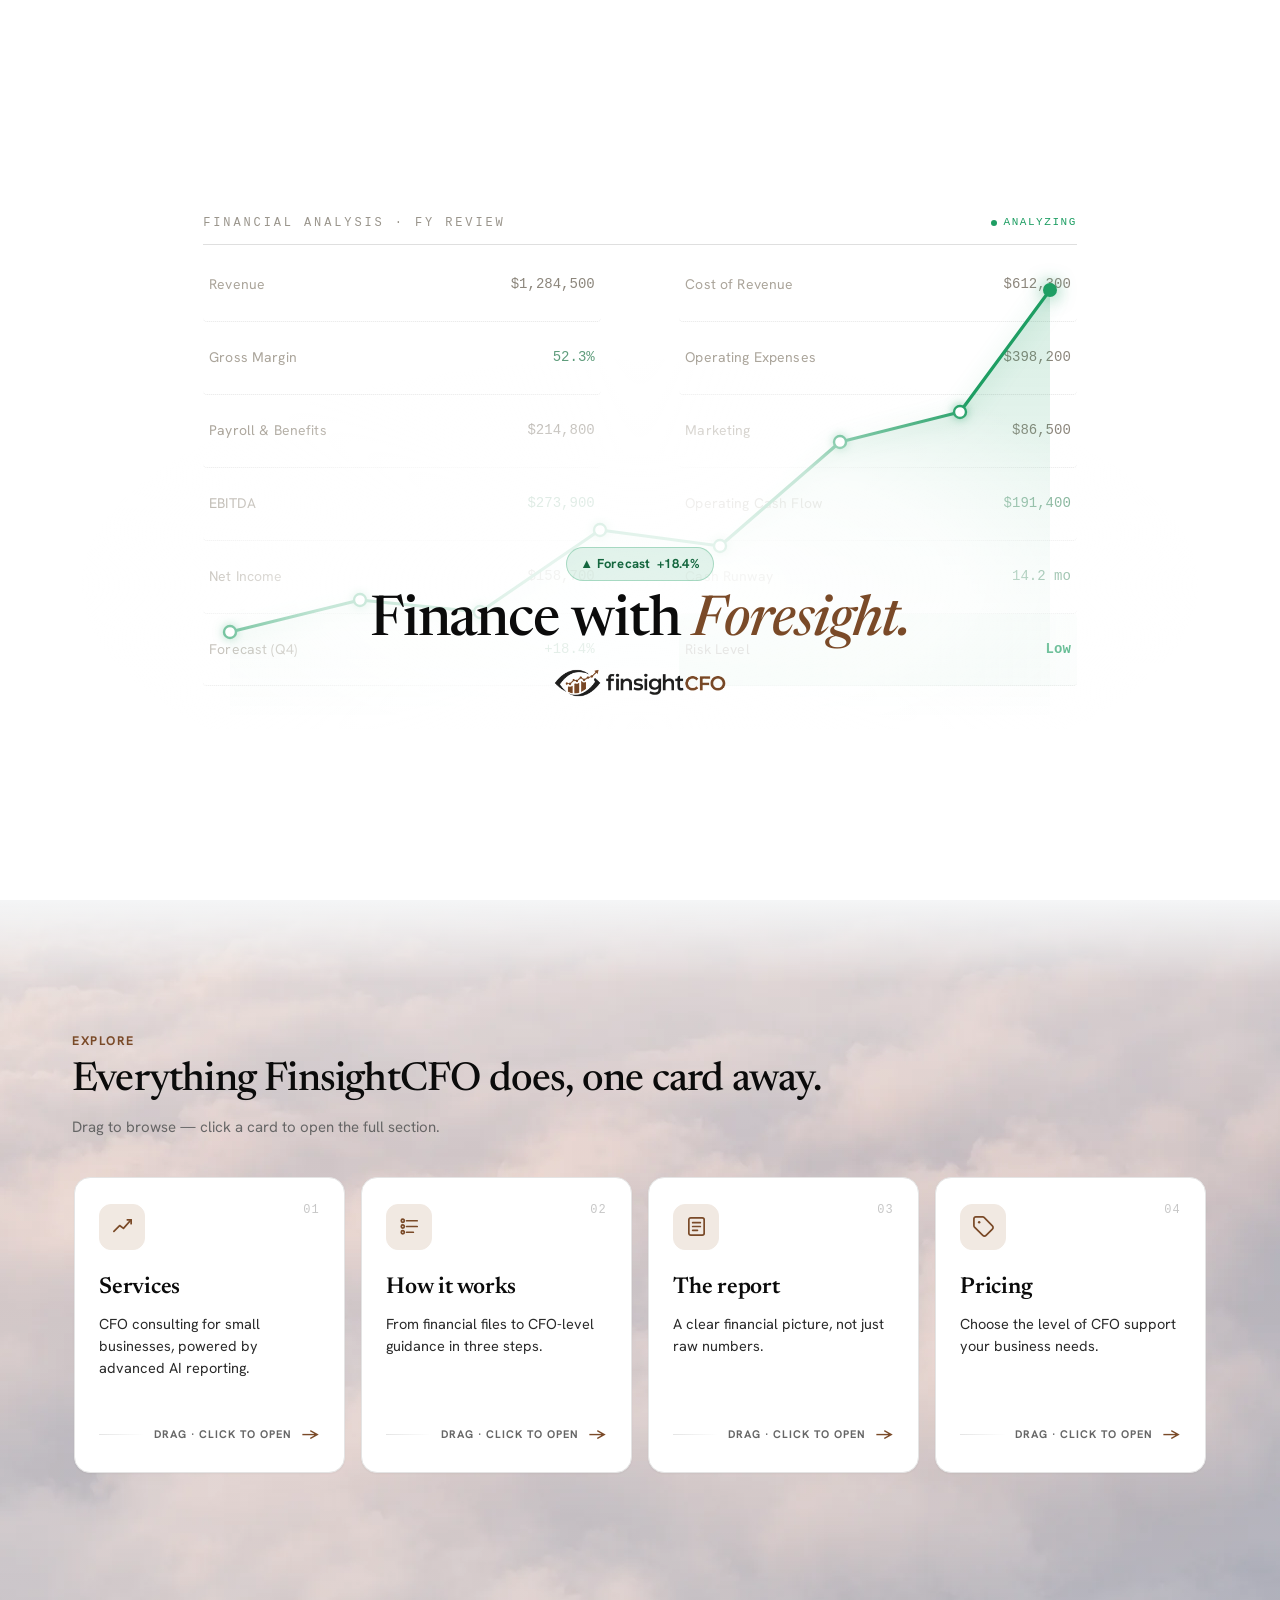
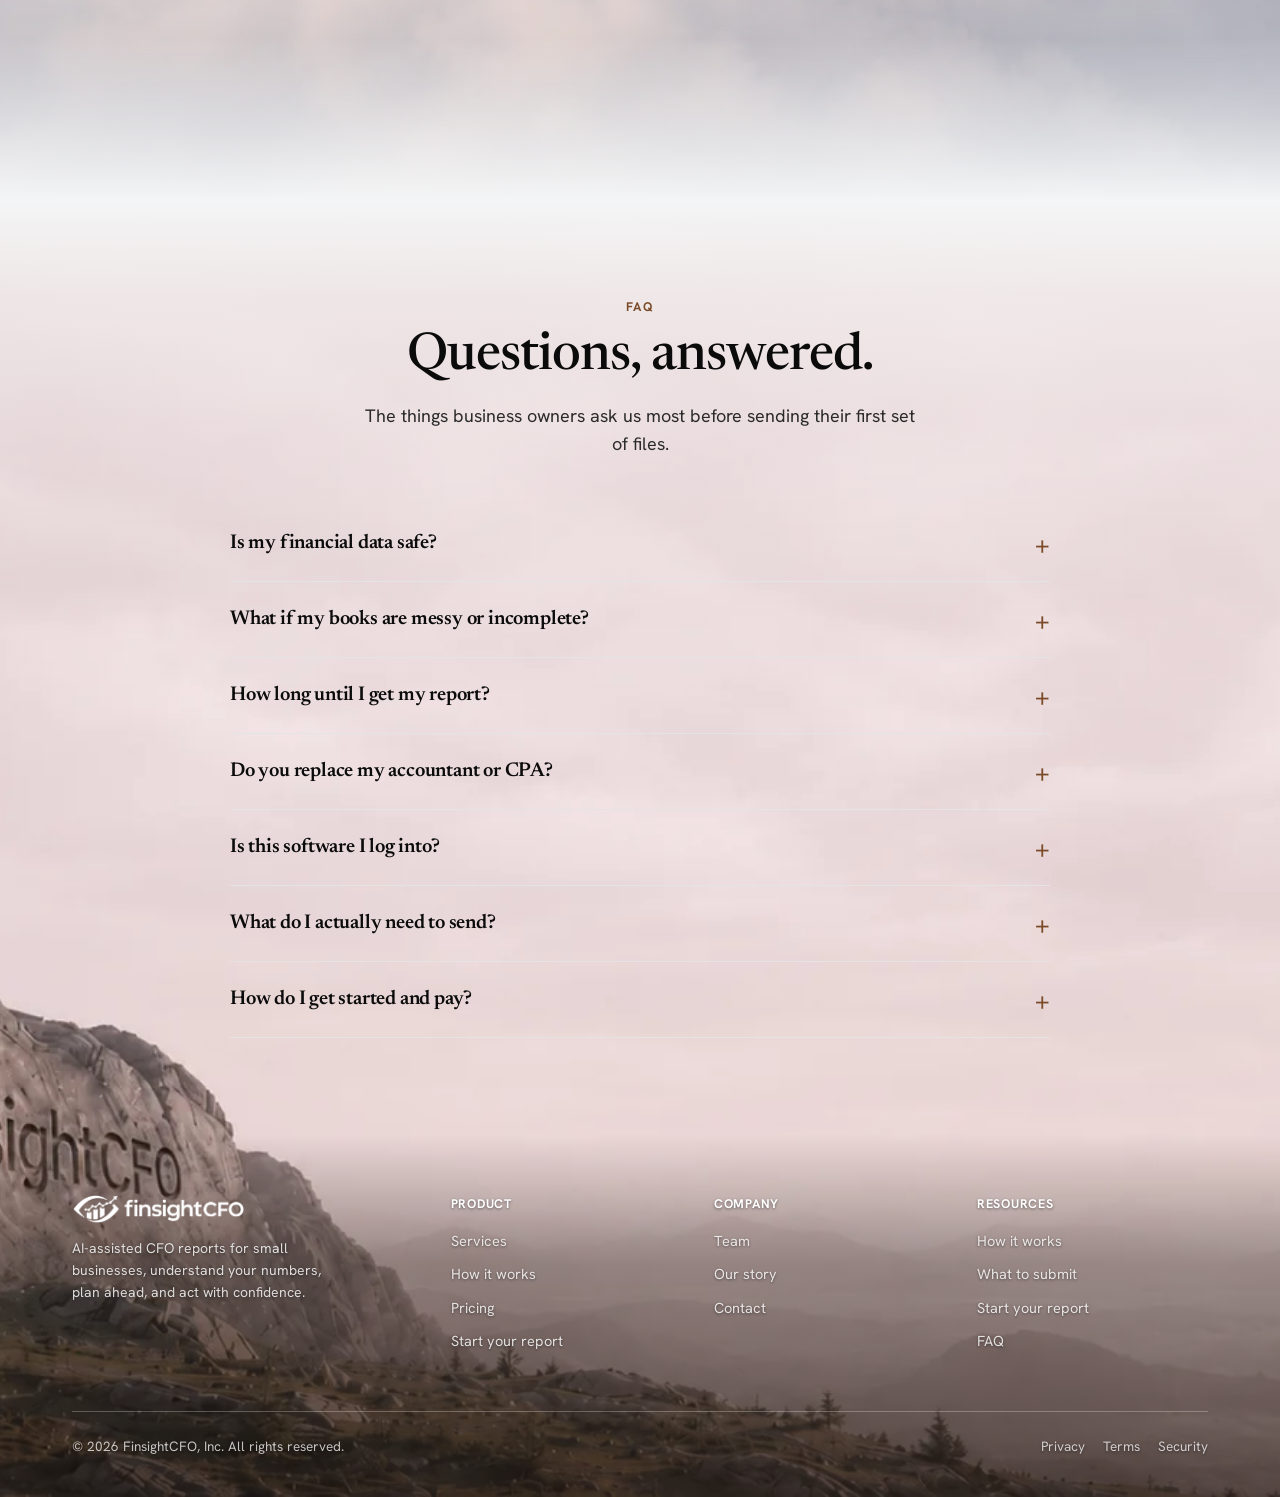
<file: index.html>
<!DOCTYPE html>
<html lang="en">
<head>
  <meta charset="UTF-8" />
  <meta name="viewport" content="width=device-width, initial-scale=1.0" />
  <meta name="description" content="FinsightCFO turns your financial files into a clear, AI-assisted CFO report - forecasting cash, flagging risk, and laying out the next move for your business." />
  <title>FinsightCFO - Finance with Foresight</title>
  <link rel="canonical" href="https://finsightcfo.org/" />
  <!-- Social sharing (Open Graph + Twitter) -->
  <meta property="og:type" content="website" />
  <meta property="og:site_name" content="FinsightCFO" />
  <meta property="og:title" content="FinsightCFO - Finance with Foresight" />
  <meta property="og:description" content="Send your financial files and get a clear, AI-assisted CFO report back - forecasting cash, flagging risk, and laying out the next move." />
  <meta property="og:url" content="https://finsightcfo.org/" />
  <meta property="og:image" content="https://finsightcfo.org/assets/hero.jpg" />
  <meta name="twitter:card" content="summary_large_image" />
  <meta name="twitter:title" content="FinsightCFO - Finance with Foresight" />
  <meta name="twitter:description" content="Send your financial files and get a clear, AI-assisted CFO report back." />
  <meta name="twitter:image" content="https://finsightcfo.org/assets/hero.jpg" />
  <link rel="icon" type="image/png" href="assets/logo-mark.png" />
  <link rel="preconnect" href="https://fonts.googleapis.com" />
  <link rel="preconnect" href="https://fonts.gstatic.com" crossorigin />
  <link href="https://fonts.googleapis.com/css2?family=Newsreader:ital,opsz,wght@0,6..72,400;0,6..72,500;0,6..72,600;1,6..72,400;1,6..72,500;1,6..72,600&family=Hanken+Grotesk:wght@400;500;600;700&display=swap" rel="stylesheet" />
  <link rel="stylesheet" href="css/style.css" />
  <style>
    /* ---- Hero ---- */
    .hero {
      position: relative; padding: 0; overflow: hidden;
      margin-top: -72px; min-height: 100vh;
      display: flex; flex-direction: column; justify-content: center;
      background-color: #dfe3ee;
      background-image: url("assets/hero-bg.webp");
      background-size: cover; background-position: center top; background-repeat: no-repeat;
    }
    .hero-scrim {
      position: absolute; inset: 0; z-index: 1; pointer-events: none;
      background:
        linear-gradient(to right, rgba(255,255,255,.82) 0%, rgba(255,255,255,.48) 30%, rgba(255,255,255,.1) 54%, rgba(255,255,255,0) 72%),
        linear-gradient(to bottom, rgba(255,255,255,.30) 0%, rgba(255,255,255,0) 24%);
    }
    .hero-inner {
      position: relative; z-index: 2; width: 100%;
      max-width: var(--maxw); margin: 0 auto; padding: 0 32px;
    }
    .badge {
      display: inline-flex;
      align-items: center;
      gap: 8px;
      background: var(--badge);
      color: #ECECEC;
      font-size: 11.5px;
      font-weight: 600;
      letter-spacing: .12em;
      text-transform: uppercase;
      padding: 7px 14px;
      border-radius: 30px;
      width: fit-content;
    }
    .badge .pulse {
      width: 7px;
      height: 7px;
      border-radius: 50%;
      background: var(--accent);
      box-shadow: 0 0 0 0 rgba(122, 74, 40, .5);
      animation: pulse 2.2s infinite;
      flex: none;
    }
    @keyframes pulse {
      0%   { box-shadow: 0 0 0 0 rgba(122, 74, 40, .45); }
      70%  { box-shadow: 0 0 0 9px rgba(122, 74, 40, 0); }
      100% { box-shadow: 0 0 0 0 rgba(122, 74, 40, 0); }
    }
    .hero h1 {
      font-family: var(--serif);
      font-weight: 500;
      font-size: clamp(48px, 7vw, 94px);
      line-height: .98;
      letter-spacing: -.02em;
      margin: 22px 0 0;
      color: var(--ink);
    }
    .hero h1 .l2 { display: block; }
    .hero p.lede { color: var(--ink-2); font-size: clamp(17px, 1.5vw, 19px); max-width: 540px; margin: 26px 0 0; }
    .hero-cta { display: flex; gap: 14px; margin-top: 34px; flex-wrap: wrap; }

    /* embedded "works with exports from" marquee, over the clouds */
    .hero-strip {
      position: absolute; left: 0; right: 0; bottom: 0; z-index: 3;
      display: flex; align-items: center; gap: 26px;
      padding: 14px max(32px, calc((100vw - 1200px) / 2 + 32px)) 20px;
    }
    .hero-strip-label { font-size: 12px; color: var(--ink-3); font-weight: 600; letter-spacing: .05em; text-transform: uppercase; flex: none; }
    /* hero dissolves fully into the page color at the bottom so its moon/arrows don't
       bleed a colored streak into the seam with the clouds section below */
    .hero-bleed {
      position: absolute; left: 0; right: 0; bottom: 0; height: 240px; z-index: 1; pointer-events: none;
      background: linear-gradient(to bottom, rgba(244,245,246,0) 0%, rgba(244,245,246,.55) 40%, rgba(244,245,246,.92) 74%, #F4F5F6 100%);
    }

    /* ---- Trust strip ---- */
    .trust {
      border-top: 1px solid var(--line);
      border-bottom: 1px solid var(--line);
      padding: 26px 0;
    }
    .trust-in {
      display: flex;
      align-items: center;
      gap: 28px;
    }
    .trust-label {
      font-size: 12.5px;
      color: var(--ink-3);
      font-weight: 600;
      letter-spacing: .05em;
      text-transform: uppercase;
      flex: none;
    }
    /* auto-scrolling marquee */
    .trust-logos {
      position: relative; flex: 1; overflow: hidden;
      -webkit-mask-image: linear-gradient(90deg, transparent, #000 7%, #000 93%, transparent);
      mask-image: linear-gradient(90deg, transparent, #000 7%, #000 93%, transparent);
    }
    .trust-track {
      display: inline-flex; align-items: center; gap: 44px; white-space: nowrap; padding-left: 44px;
      animation: trustScroll 28s linear infinite; will-change: transform;
    }
    .trust-logos:hover .trust-track { animation-play-state: paused; }
    @keyframes trustScroll { from { transform: translateX(0); } to { transform: translateX(-50%); } }
    .trust-track span {
      font-family: var(--serif);
      font-size: 19px;
      font-weight: 600;
      color: var(--ink-3);
      letter-spacing: -.01em;
    }
    @media (max-width: 560px) { .trust-in { flex-direction: column; gap: 14px; } .trust-label { text-align: center; } }

    /* ---- Features ---- */
    .feat-grid { display: grid; grid-template-columns: repeat(3, 1fr); gap: 20px; margin-top: 52px; }
    .feat {
      background: var(--panel);
      border: 1px solid var(--line-2);
      border-radius: 14px;
      padding: 30px 28px 32px;
      box-shadow: 0 1px 1px rgba(11, 11, 11, .03), 0 4px 14px -10px rgba(11, 11, 11, .12);
      transition: transform .2s ease, box-shadow .2s ease, border-color .2s ease;
    }
    .feat:hover {
      transform: translateY(-2px);
      box-shadow: 0 1px 1px rgba(11, 11, 11, .03), 0 14px 32px -18px rgba(20, 20, 20, .26);
      border-color: var(--line);
    }
    .feat-ico {
      width: 42px;
      height: 42px;
      border-radius: 10px;
      background: var(--accent-soft);
      color: var(--accent);
      display: grid;
      place-items: center;
      margin-bottom: 22px;
    }
    .feat-ico svg { width: 21px; height: 21px; }
    .feat h3 { font-family: var(--serif); font-weight: 600; font-size: 20px; margin: 0 0 9px; letter-spacing: -.01em; }
    .feat p { color: var(--ink-2); font-size: 14.5px; line-height: 1.62; margin: 0; }

    /* ---- How it works (home-specific margin) ---- */
    .home-steps { margin-top: 56px; }
    .home-steps .step h3 { font-size: 25px; }

    /* ---- Platform preview ---- */
    .platform-grid { display: grid; grid-template-columns: 1fr 1.25fr; gap: 56px; align-items: center; }
    .bullets { list-style: none; margin: 26px 0 0; padding: 0; display: flex; flex-direction: column; gap: 16px; }
    .bullets li { display: flex; gap: 13px; font-size: 16px; color: var(--ink-2); }
    .bullets .tick {
      flex: none;
      width: 24px;
      height: 24px;
      border-radius: 7px;
      background: var(--accent-soft);
      color: var(--accent);
      display: grid;
      place-items: center;
      font-size: 13px;
      font-weight: 700;
      margin-top: 1px;
    }
    .bullets strong { color: var(--ink); font-weight: 600; }
    .browser {
      border-radius: 14px;
      overflow: hidden;
      border: 1px solid var(--line-2);
      background: var(--panel);
      box-shadow: 0 1px 1px rgba(11, 11, 11, .04), 0 20px 48px -28px rgba(20, 20, 20, .42);
    }
    .browser-bar {
      display: flex;
      align-items: center;
      gap: 8px;
      padding: 12px 15px;
      background: var(--panel-2);
      border-bottom: 1px solid var(--line);
    }
    .browser-bar i { width: 11px; height: 11px; border-radius: 50%; background: var(--line); display: block; }
    .browser-bar .url {
      margin-left: 12px;
      font-size: 12.5px;
      color: var(--ink-3);
      font-family: var(--mono);
      background: var(--panel);
      border: 1px solid var(--line);
      border-radius: 7px;
      padding: 4px 12px;
      flex: 1;
      max-width: 340px;
    }
    .browser img { display: block; width: 100%; }

    /* ---- What you can submit ---- */
    /* ---- Pricing ---- */
    .price-grid {
      display: grid;
      grid-template-columns: repeat(3, 1fr);
      gap: 22px;
      margin-top: 56px;
      align-items: start;
    }
    .plan {
      position: relative;
      background: var(--panel);
      border: 1.5px solid var(--ink);
      border-radius: 14px;
      padding: 32px 30px;
      display: flex;
      flex-direction: column;
      gap: 8px;
      box-shadow: 5px 5px 0 0 var(--accent);
      transition: transform .25s ease, box-shadow .25s ease;
    }
    .plan:hover { transform: translate(-3px, -3px); box-shadow: 9px 9px 0 0 var(--accent); }
    .plan--feat {
      background: var(--badge);
      color: #ECECEC;
      border-color: var(--ink);
      transform: translateY(-10px);
      box-shadow: 6px 6px 0 0 var(--accent);
    }
    .plan--feat:hover { transform: translate(-3px, -13px); box-shadow: 10px 10px 0 0 var(--accent); }
    /* icon-in-a-circle per tier */
    .plan-icon {
      width: 46px; height: 46px; border-radius: 50%; margin-bottom: 14px;
      border: 1.5px solid var(--ink); color: var(--accent);
      display: grid; place-items: center; flex: none;
    }
    .plan-icon svg { width: 22px; height: 22px; }
    .plan--feat .plan-icon { border-color: rgba(255, 255, 255, .55); color: #E9C48C; }
    /* "Popular" badge */
    .plan-badge {
      position: absolute; top: -13px; right: 20px;
      background: #ECECEC; color: var(--ink);
      font-size: 11px; font-weight: 700; letter-spacing: .07em; text-transform: uppercase;
      padding: 5px 12px; border-radius: 30px; border: 1.5px solid var(--ink);
      transform: rotate(3deg);
    }
    .plan-name { font-size: 14px; font-weight: 700; letter-spacing: .04em; text-transform: uppercase; color: var(--ink-3); }
    .plan--feat .plan-name { color: var(--accent-soft); }
    .plan-price {
      font-family: var(--serif);
      font-size: 46px;
      font-weight: 500;
      letter-spacing: -.02em;
      line-height: 1;
      margin-top: 6px;
    }
    .plan-price span { font-family: var(--sans); font-size: 15px; color: var(--ink-3); font-weight: 500; }
    .plan--feat .plan-price span { color: var(--ink-4); }
    .plan-desc { font-size: 14.5px; color: var(--ink-2); margin: 4px 0 18px; }
    .plan--feat .plan-desc { color: var(--accent-soft); }
    .plan ul { list-style: none; margin: 0 0 24px; padding: 0; display: flex; flex-direction: column; gap: 11px; flex: 1; }
    .plan li { display: flex; align-items: flex-start; gap: 10px; font-size: 14.5px; }
    .plan li::before {
      content: "\2713"; flex: none; margin-top: 1px;
      display: inline-grid; place-items: center;
      width: 18px; height: 18px; border: 1.5px solid var(--ink); border-radius: 50%;
      font-size: 10px; font-weight: 700; color: var(--ink);
    }
    .plan--feat li::before { border-color: rgba(255, 255, 255, .5); color: #ECECEC; }
    .plan .btn { justify-content: center; }

    /* Expandable plan details */
    .plan-more { margin-top: 6px; border-top: 1px solid var(--line-2); padding-top: 12px; }
    .plan--feat .plan-more { border-color: rgba(255, 255, 255, .16); }
    .plan-more > summary {
      list-style: none;
      cursor: pointer;
      display: flex;
      align-items: center;
      justify-content: space-between;
      gap: 8px;
      font-size: 12.5px;
      font-weight: 700;
      letter-spacing: .02em;
      color: var(--accent);
      user-select: none;
    }
    .plan--feat .plan-more > summary { color: #CDB096; }
    .plan-more > summary::-webkit-details-marker { display: none; }
    .plan-more > summary::after { content: "\25BE"; font-size: 11px; transition: transform .2s; }
    .plan-more[open] > summary::after { transform: rotate(180deg); }
    .pm-body { margin-top: 14px; display: flex; flex-direction: column; gap: 16px; }
    .pm-block h5 {
      font-size: 10px;
      font-weight: 700;
      letter-spacing: .07em;
      text-transform: uppercase;
      color: var(--ink-3);
      margin: 0 0 8px;
    }
    .plan--feat .pm-block h5 { color: var(--accent-soft); }
    .pm-block ul { list-style: none; margin: 0; padding: 0; display: flex; flex-direction: column; gap: 6px; }
    .pm-block li { display: flex; gap: 8px; font-size: 12.5px; color: var(--ink-2); line-height: 1.4; }
    .plan--feat .pm-block li { color: var(--accent-soft); }
    .pm-block li::before { content: "\203A"; color: var(--accent); font-weight: 700; flex: none; }
    .plan--feat .pm-block li::before { color: #CDB096; }
    .pm-turn { font-size: 11.5px; color: var(--ink-3); line-height: 1.45; }
    .plan--feat .pm-turn { color: var(--accent-soft); }
    .pm-turn strong { color: var(--ink-2); }
    .plan--feat .pm-turn strong { color: #ECECEC; }

    /* ---- Sample report ---- */
    .sample-grid { display: grid; grid-template-columns: 1fr 1fr; gap: 28px; margin-top: 48px; align-items: start; }
    .report-doc {
      background: var(--panel);
      border: 1px solid var(--line-2);
      border-radius: 14px;
      padding: 28px 32px;
      box-shadow: 0 1px 1px rgba(11, 11, 11, .03), 0 4px 14px -10px rgba(11, 11, 11, .12);
    }
    .report-doc-h { border-bottom: 1px solid var(--line); padding-bottom: 14px; margin-bottom: 6px; }
    .report-doc-title { font-family: var(--serif); font-size: 19px; font-weight: 600; }
    .report-doc-sub { font-size: 12px; color: var(--ink-3); margin-top: 3px; }
    .report-toc { list-style: none; margin: 0; padding: 0; }
    .report-toc li {
      display: flex;
      align-items: center;
      gap: 13px;
      padding: 12px 0;
      border-bottom: 1px solid var(--line-2);
      font-size: 14.5px;
    }
    .report-toc li:last-child { border-bottom: 0; }
    .report-toc .n { font-family: var(--serif); font-size: 13px; color: var(--accent); font-weight: 600; flex: none; }
    .insight-col h4 {
      font-size: 11px;
      font-weight: 700;
      letter-spacing: .07em;
      text-transform: uppercase;
      color: var(--ink-3);
      margin: 0 0 14px;
    }
    .insight-ex {
      background: var(--panel);
      border: 1px solid var(--line);
      border-left: 3px solid var(--accent);
      border-radius: 0 12px 12px 0;
      padding: 13px 16px;
      font-size: 14.5px;
      color: var(--ink);
      margin-bottom: 11px;
      line-height: 1.45;
    }
    .trust-note {
      margin: 34px auto 0;
      text-align: center;
      font-size: 13.5px;
      color: var(--ink-3);
      max-width: 760px;
      line-height: 1.55;
    }

    /* ---- Responsive (home) ---- */
    @media (max-width: 900px) {
      .hero { min-height: 80vh; background-position: 64% top; }
      .hero-inner { padding: 0 24px; }
      .hero-scrim { background: linear-gradient(to bottom, rgba(255,255,255,.62) 0%, rgba(255,255,255,.2) 38%, rgba(255,255,255,0) 64%); }
      .hero-strip { padding: 12px 24px 16px; gap: 16px; }
      .feat-grid { grid-template-columns: 1fr 1fr; }
      .price-grid { grid-template-columns: 1fr; }
      .plan--feat { transform: none; }
      .platform-grid { grid-template-columns: 1fr; gap: 40px; }
      .sample-grid { grid-template-columns: 1fr; }
      .home-steps { grid-template-columns: 1fr; }
    }
    @media (max-width: 640px) {
      .feat-grid { grid-template-columns: 1fr; }
      .hero-cta { flex-direction: column; align-items: stretch; }
      .hero-cta .btn { justify-content: center; }
    }
    /* ===== Intro overlay: AI financial analysis -> upward momentum ===== */
    #introOverlay {
      position: fixed; inset: 0; z-index: 9999; overflow: hidden;
      display: flex; align-items: center; justify-content: center;
      background-color: #FFFFFF;
      will-change: opacity;
    }
    #introOverlay.intro-hide { animation: introFade .8s ease forwards; }
    @keyframes introFade { to { opacity: 0; visibility: hidden; } }

    .intro-wrap { position: relative; width: min(960px, 92vw); aspect-ratio: 16 / 9; }
    @media (max-height: 720px) { .intro-wrap { width: min(820px, 90vw); } }

    /* faint financial statement watermark */
    .intro-doc { position: absolute; inset: 0; padding: 3.5% 4.5%; display: flex; flex-direction: column;
      opacity: 0; animation: introUp .9s ease .15s forwards; }
    .intro-doc-head { display: flex; align-items: center; justify-content: space-between;
      border-bottom: 1px solid rgba(58,58,58,.16); padding-bottom: 12px; margin-bottom: 4px; }
    .intro-doc-title { font-family: var(--mono); font-size: clamp(10px,1.2vw,12px); letter-spacing: .24em;
      text-transform: uppercase; color: #9a958c; }
    .intro-doc-live { display: inline-flex; align-items: center; gap: 7px; font-family: var(--mono);
      font-size: clamp(9px,1.1vw,11px); letter-spacing: .14em; text-transform: uppercase; color: #1E9E63; }
    .intro-doc-live i { width: 6px; height: 6px; border-radius: 50%; background: #1E9E63;
      box-shadow: 0 0 0 0 rgba(30,158,99,.55); animation: introPulseDot 1.4s infinite; }
    @keyframes introPulseDot { 0%{box-shadow:0 0 0 0 rgba(30,158,99,.55)} 70%{box-shadow:0 0 0 7px rgba(30,158,99,0)} 100%{box-shadow:0 0 0 0 rgba(30,158,99,0)} }
    .intro-rows { flex: 1; display: grid; grid-template-columns: 1fr 1fr; grid-auto-rows: 1fr; column-gap: 9%; }
    .intro-row { display: flex; align-items: center; justify-content: space-between; gap: 14px;
      border-bottom: 1px dotted rgba(58,58,58,.13); padding: 0 6px; border-radius: 4px;
      transition: background .3s ease; }
    .intro-row .lbl { font-family: var(--sans); font-size: clamp(10px,1.35vw,14px); color: #ABA59B; letter-spacing: .01em; white-space: nowrap; overflow: hidden; text-overflow: ellipsis; }
    .intro-row .val { font-family: var(--mono); font-size: clamp(10px,1.35vw,14px); color: #8C867C;
      font-variant-numeric: tabular-nums; transition: color .3s ease; }
    .intro-row.key .val { color: #5f9d7c; }
    .intro-row.scan { background: linear-gradient(90deg, rgba(30,158,99,.13), rgba(30,158,99,.02)); }
    .intro-row.scan .lbl { color: #6f6a61; }
    .intro-row.scan .val { color: #1E9E63; font-weight: 700; }

    /* sweeping analysis line */
    .intro-scan { position: absolute; left: 4%; right: 4%; height: 2px; top: 16%; z-index: 2;
      background: linear-gradient(90deg, transparent, rgba(30,158,99,.6), transparent);
      box-shadow: 0 0 16px rgba(30,158,99,.45); opacity: 0; animation: introSweep 1.5s ease-in-out .35s 1; }
    @keyframes introSweep {
      0% { top: 15%; opacity: 0; }
      12% { opacity: 1; }
      88% { opacity: 1; }
      100% { top: 90%; opacity: 0; }
    }

    /* refined green rising chart over the statement */
    .intro-chart { position: absolute; inset: 0; width: 100%; height: 100%; z-index: 2; pointer-events: none; }
    .intro-area { fill: url(#introGrad); opacity: 0; animation: introUp 1s ease 1.05s forwards; }
    .intro-line { fill: none; stroke: #1E9E63; stroke-width: 3.2; stroke-linecap: round; stroke-linejoin: round;
      filter: drop-shadow(0 4px 10px rgba(30,158,99,.32)); }
    .intro-pt { fill: #FFFFFF; stroke: #1E9E63; stroke-width: 2.4; opacity: 0; transform-box: fill-box;
      transform-origin: center; filter: drop-shadow(0 0 5px rgba(30,158,99,.55));
      animation: introPop .5s cubic-bezier(.2,1.4,.4,1) both; }
    .intro-tip { fill: #1E9E63; opacity: 0; transform-box: fill-box; transform-origin: center;
      filter: drop-shadow(0 0 9px rgba(30,158,99,.8)); animation: introPop .55s cubic-bezier(.2,1.4,.4,1) 1.95s both; }
    .intro-tip-ring { fill: none; stroke: #1E9E63; stroke-width: 2.5; opacity: 0; transform-box: fill-box;
      transform-origin: center; animation: introRing 1.5s ease-out 2.05s 2; }
    @keyframes introPop { from { opacity: 0; transform: scale(0); } to { opacity: 1; transform: scale(1); } }
    @keyframes introRing { 0% { opacity: .7; transform: scale(.45); } 100% { opacity: 0; transform: scale(2.7); } }
    @keyframes introUp { to { opacity: 1; } }

    /* brief labels along the line */
    .intro-flag { position: absolute; z-index: 3; opacity: 0; transform: translate(-50%,-150%);
      font-family: var(--sans); font-size: clamp(10px,1.2vw,12px); font-weight: 600; letter-spacing: .03em; color: #2A2A2A;
      background: rgba(255,255,255,.94); border: 1px solid rgba(30,158,99,.4); border-radius: 30px;
      padding: 4px 11px; white-space: nowrap; box-shadow: 0 8px 20px -12px rgba(30,158,99,.6);
      animation: introFlag 1.8s ease both; }
    .intro-flag::before { content: ""; display: inline-block; width: 6px; height: 6px; border-radius: 50%;
      background: #1E9E63; margin-right: 7px; vertical-align: middle; }
    @keyframes introFlag {
      0% { opacity: 0; transform: translate(-50%,-128%); }
      16% { opacity: 1; transform: translate(-50%,-150%); }
      74% { opacity: 1; transform: translate(-50%,-150%); }
      100% { opacity: 0; transform: translate(-50%,-168%); }
    }

    /* headline */
    .intro-stage { position: absolute; left: 0; right: 0; bottom: 4%; text-align: center; z-index: 4; }
    .intro-stage::before { content: ""; position: absolute; left: 50%; bottom: -20%; transform: translateX(-50%);
      width: 132%; height: 340%; z-index: -1; pointer-events: none;
      background: radial-gradient(58% 58% at 50% 72%, rgba(255,255,255,.96) 0%, rgba(255,255,255,.74) 44%, rgba(255,255,255,0) 76%); }
    .intro-tag { display: inline-flex; align-items: center; gap: 6px; margin-bottom: 13px;
      background: rgba(30,158,99,.12); color: #15673F; font-family: var(--sans); font-weight: 700; font-size: clamp(11px,1.3vw,13px);
      letter-spacing: .02em; padding: 6px 13px; border-radius: 30px; border: 1px solid rgba(30,158,99,.3);
      opacity: 0; transform: translateY(8px); animation: introTag .6s cubic-bezier(.2,1.4,.4,1) 1.75s forwards; }
    @keyframes introTag { to { opacity: 1; transform: none; } }
    .intro-title { font-family: var(--serif); font-weight: 500; font-size: clamp(32px, 5.4vw, 56px); line-height: 1;
      letter-spacing: -.02em; color: var(--ink); margin: 0; }
    .intro-title em { font-style: italic; color: var(--accent); }
    .intro-title .ch { display: inline-block; opacity: 0; transform: translateY(40px);
      animation: introCh .55s cubic-bezier(.2,.8,.3,1) forwards; }
    @keyframes introCh { to { opacity: 1; transform: none; } }
    .intro-logo { display: block; height: clamp(22px, 2.6vw, 30px); width: auto; margin: 18px auto 0;
      opacity: 0; animation: introUp .7s ease 2.15s forwards; }
    body.intro-lock { overflow: hidden; }
    @media (prefers-reduced-motion: reduce) {
      #introOverlay *, #introOverlay { animation-duration: .01ms !important; animation-delay: 0s !important;
        animation-iteration-count: 1 !important; }
      .intro-scan { display: none; }
    }
    @media (max-width: 640px) {
      .intro-rows { grid-template-columns: 1fr; }
      .intro-row:nth-child(n+9) { display: none; }
    }

    /* ===== Explore: interactive horizontal accordion (Services / How it works / Report / Pricing) ===== */
    .acc { padding: 130px 0 12px; position: relative; }
    .acc-intro { max-width: 760px; }
    .acc-intro h2 { font-family: var(--serif); font-weight: 500; font-size: clamp(28px, 3.4vw, 40px);
      line-height: 1.08; letter-spacing: -.02em; margin: 10px 0 0; color: var(--ink); }
    .acc-lead { color: var(--ink-3); font-size: 15px; margin-top: 12px; }
    .acc-lead .acc-grab { color: var(--accent); font-weight: 600; }

    .acc-deck { display: flex; gap: 16px; margin-top: 34px; align-items: stretch;
      overflow-x: auto; scroll-snap-type: x mandatory; -webkit-overflow-scrolling: touch;
      scrollbar-width: none; cursor: grab; padding: 4px 2px 8px; }
    .acc-deck::-webkit-scrollbar { display: none; }
    .acc-deck.dragging { cursor: grabbing; }
    .acc-deck.dragging .acc-card { pointer-events: none; }

    .acc-card {
      position: relative; flex: 1 1 0; min-width: 0; scroll-snap-align: center;
      display: flex; flex-direction: column; align-items: flex-start; text-align: left;
      background: var(--panel); border: 1px solid var(--line); border-radius: 16px;
      padding: 26px 24px; min-height: 296px; cursor: pointer; font: inherit; color: var(--ink);
      box-shadow: 0 1px 2px rgba(11, 11, 11, .04); overflow: hidden;
      transition: flex-grow .45s cubic-bezier(.4,0,.2,1), box-shadow .3s ease, border-color .3s ease, transform .3s ease;
    }
    .acc-card:hover, .acc-card:focus-visible {
      border-color: var(--ink-4); outline: none;
      box-shadow: 0 20px 44px -24px rgba(11, 11, 11, .42), 0 2px 6px rgba(11, 11, 11, .05);
    }
    .acc-ico { width: 46px; height: 46px; border-radius: 12px; border: 1px solid var(--accent-soft);
      display: grid; place-items: center; color: var(--accent); background: var(--accent-soft); flex: none; }
    .acc-ico svg { width: 23px; height: 23px; }
    .acc-num { position: absolute; top: 23px; right: 24px; font-family: var(--mono); font-size: 12px;
      color: var(--ink-4); letter-spacing: .1em; }
    .acc-title { font-family: var(--serif); font-weight: 600; font-size: 23px; letter-spacing: -.01em; margin-top: 20px; }
    .acc-prev { color: var(--ink-2); font-size: 14.5px; line-height: 1.5; margin-top: 8px; }
    .acc-more { color: var(--ink-3); font-size: 13.5px; line-height: 1.55; overflow: hidden; }
    .acc-hint { margin-top: auto; padding-top: 18px; display: flex; align-items: center; gap: 10px; width: 100%;
      font-size: 11px; font-weight: 700; letter-spacing: .09em; text-transform: uppercase; color: var(--ink-3); }
    .acc-hint .ah-line { flex: 1; height: 1px; background: linear-gradient(90deg, var(--line), transparent); }
    .acc-hint .ah-open { color: var(--accent); font-size: 15px; transition: transform .3s ease; }
    .acc-card:hover .ah-open, .acc-card:focus-visible .ah-open { transform: translateX(4px); }

    /* desktop: hovered card expands like a horizontal accordion and reveals more */
    @media (hover: hover) and (min-width: 861px) {
      .acc-deck:hover .acc-card { flex-grow: .72; }
      .acc-card:hover, .acc-card:focus-visible { flex-grow: 2.3; }
      .acc-more { max-height: 0; opacity: 0; margin-top: 0;
        transition: max-height .45s ease, opacity .35s ease, margin-top .45s ease; }
      .acc-card:hover .acc-more, .acc-card:focus-visible .acc-more { max-height: 130px; opacity: 1; margin-top: 12px; }
    }

    /* expanded stage (full section view) */
    .acc-stage { animation: accFade .4s ease; }
    @keyframes accFade { from { opacity: 0; transform: translateY(10px); } to { opacity: 1; transform: none; } }
    .acc-backbar { padding-top: 30px; padding-bottom: 4px; display: flex; align-items: center; gap: 12px 16px; flex-wrap: wrap; }
    .acc-back { display: inline-flex; align-items: center; gap: 7px; font: inherit; cursor: pointer; flex: none;
      background: var(--panel); border: 1px solid var(--line); border-radius: 30px; padding: 9px 18px 9px 13px;
      font-size: 13.5px; font-weight: 600; color: var(--ink); box-shadow: 0 1px 2px rgba(11, 11, 11, .04);
      transition: border-color .2s ease, box-shadow .2s ease, transform .2s ease; }
    .acc-back:hover { border-color: var(--ink-4); box-shadow: 0 8px 20px -12px rgba(11, 11, 11, .42); transform: translateX(-2px); }
    .acc-back svg { color: var(--accent); }
    /* section switcher tabs next to the back button */
    .acc-tabs { display: flex; align-items: center; gap: 8px; flex-wrap: wrap; padding-left: 16px;
      border-left: 1px solid var(--line); }
    .acc-tab { display: inline-flex; align-items: center; gap: 7px; font: inherit; cursor: pointer;
      background: transparent; border: 1px solid transparent; border-radius: 30px; padding: 8px 15px;
      font-size: 13.5px; font-weight: 600; color: var(--ink-3); white-space: nowrap;
      transition: color .2s ease, background .2s ease, border-color .2s ease; }
    .acc-tab .at-n { font-family: var(--mono); font-size: 11px; color: var(--ink-4); letter-spacing: .06em; }
    .acc-tab:hover { color: var(--ink); background: var(--panel); border-color: var(--line); }
    .acc-tab:hover .at-n { color: var(--accent); }
    .acc-tab.active { color: #fff; background: var(--ink); border-color: var(--ink); }
    .acc-tab.active .at-n { color: rgba(255,255,255,.6); }
    @media (max-width: 860px) {
      .acc-backbar { gap: 10px; }
      .acc-tabs { width: 100%; padding-left: 0; border-left: none; padding-top: 4px;
        flex-wrap: nowrap; overflow-x: auto; scrollbar-width: none; }
      .acc-tabs::-webkit-scrollbar { display: none; }
      .acc-tab { flex: none; }
    }
    .acc-panel[hidden], .acc-stage[hidden] { display: none; }
    .acc-panel > .section { padding-top: 10px; }

    /* ===== Clouds backdrop (scoped to the accordion) ===== */
    .acc { overflow: hidden; isolation: isolate; background-color: var(--bg); min-height: 100vh; }
    .acc-room { position: absolute; inset: 0; z-index: -2; pointer-events: none; overflow: hidden; }
    .acc-room-layer { position: absolute; inset: 0; background-size: cover; background-position: center;
      background-repeat: no-repeat; }
    /* clouds, with top & bottom edges faded into the page color so the section blends
       seamlessly into the hero above and the sky-footer below */
    .acc-clouds { background-image: url("assets/clouds-bg.webp"); background-color: var(--bg);
      -webkit-mask-image: linear-gradient(to bottom, transparent 0%, #000 9%, #000 82%, transparent 100%);
      mask-image: linear-gradient(to bottom, transparent 0%, #000 9%, #000 82%, transparent 100%); }

    /* light scrim so headings/cards stay readable over the clouds without hiding them */
    .acc::before { content: ""; position: absolute; inset: 0; z-index: -1; pointer-events: none;
      background: linear-gradient(180deg, rgba(244,245,246,.30) 0%, rgba(244,245,246,.08) 28%, rgba(244,245,246,.34) 100%); }

    @media (max-width: 860px) {
      .acc { padding-top: 104px; }
      .acc-deck { gap: 14px; margin-top: 26px; }
      .acc-card { flex: 0 0 82%; min-width: 82%; min-height: 0; padding: 24px 22px; }
      .acc-card .acc-more { margin-top: 12px; max-height: none; opacity: 1; }
    }

    /* ---- FAQ ---- */
    .faq-list { max-width: 820px; margin: 48px auto 0; }
    .faq-item { border-bottom: 1px solid var(--line); }
    .faq-item summary {
      list-style: none; cursor: pointer; display: flex; align-items: center; justify-content: space-between;
      gap: 20px; padding: 22px 0; font-family: var(--serif); font-size: 20px; font-weight: 600;
      letter-spacing: -.01em; color: var(--ink);
    }
    .faq-item summary::-webkit-details-marker { display: none; }
    .faq-item summary::after {
      content: "+"; font-family: var(--sans); font-size: 26px; font-weight: 400; line-height: 1;
      color: var(--accent); flex: none; transition: transform .2s;
    }
    .faq-item[open] summary::after { transform: rotate(45deg); }
    .faq-item .faq-a { padding: 0 0 24px; color: var(--ink-2); font-size: 16px; line-height: 1.65; max-width: 720px; }
    .faq-item .faq-a a { color: var(--accent); text-decoration: underline; }

    /* ---- Uniform off-white: drop the alternating gray bands on the homepage ---- */
    .section--alt {
      background-color: transparent;
      background-image: none;
      border-top-color: transparent;
      border-bottom-color: transparent;
    }

    /* ---- Sky footer: cloud image behind the FAQ + footer ---- */
    .skyfoot { position: relative; isolation: isolate; }
    .skyfoot::before {
      content: ""; position: absolute; inset: 0; z-index: -2;
      background-color: #e7dcd9;
      background-image: url("assets/mountain-footer.webp");
      background-size: cover;
      background-position: center top;
      background-repeat: no-repeat;
    }
    /* top fade: starts at the page color (so the boundary with the section above is
       invisible), bridges through a warm midtone, then clears to reveal the mountain's
       hazy sky — a seamless gray->warm->photo blend with no visible line */
    .skyfoot::after {
      content: ""; position: absolute; left: 0; right: 0; top: 0; height: 40%; z-index: -1; pointer-events: none;
      background: linear-gradient(to bottom,
        #F4F5F6 0%,
        rgba(240, 233, 233, .9) 18%,
        rgba(235, 223, 225, .6) 42%,
        rgba(235, 223, 225, .28) 68%,
        rgba(235, 223, 225, 0) 100%);
    }
    .skyfoot .footer {
      position: relative;
      background: transparent;
      border-top: none;
    }
    /* Soft warm-dark veil over the footer band so light text reads on the mountain dusk */
    .skyfoot .footer::before {
      content: ""; position: absolute; inset: 0; z-index: 0; pointer-events: none;
      background: linear-gradient(to bottom,
        rgba(30, 22, 18, 0) 0%,
        rgba(30, 22, 18, .40) 36%,
        rgba(26, 18, 14, .64) 100%);
    }
    .skyfoot .footer > .wrap { position: relative; z-index: 1; }
    /* Light footer text for contrast against the sky */
    .skyfoot .footer .foot-brand p { color: rgba(255, 255, 255, .82); }
    .skyfoot .footer .foot-col h4 { color: #fff; }
    .skyfoot .footer .foot-col a { color: rgba(255, 255, 255, .82); }
    .skyfoot .footer .foot-col a:hover { color: #fff; }
    .skyfoot .footer .foot-bottom { border-top-color: rgba(255, 255, 255, .26); }
    .skyfoot .footer .foot-bottom span,
    .skyfoot .footer .foot-legal a { color: rgba(255, 255, 255, .74); }
    .skyfoot .footer .foot-legal a:hover { color: #fff; }
    .skyfoot .footer .foot-brand p,
    .skyfoot .footer .foot-col a,
    .skyfoot .footer .foot-col h4,
    .skyfoot .footer .foot-bottom span,
    .skyfoot .footer .foot-legal a { text-shadow: 0 1px 3px rgba(0, 0, 0, .45); }

    /* ---- Start your report (intake) ---- */
    .intake-grid { display: grid; grid-template-columns: 1.25fr .85fr; gap: 40px; align-items: start; margin-top: 48px; }
    .intake-step { margin-bottom: 36px; }
    .intake-step:last-of-type { margin-bottom: 0; }
    .intake-steplabel { display: flex; align-items: center; gap: 11px; margin-bottom: 16px; }
    .intake-stepn { font-family: var(--mono); font-size: 12px; font-weight: 700; color: #fff; background: var(--btn); width: 24px; height: 24px; border-radius: 50%; display: grid; place-items: center; flex: none; }
    .intake-steptitle { font-family: var(--serif); font-size: 20px; font-weight: 600; letter-spacing: -.01em; }
    .svc-toggle { display: grid; grid-template-columns: repeat(3, 1fr); gap: 10px; }
    .svc-opt { position: relative; text-align: left; background: #fff; border: 1px solid var(--line-2); border-radius: 10px; padding: 16px; cursor: pointer; font: inherit; box-shadow: 0 1px 1px rgba(11, 11, 11, .03); transition: border-color .15s, box-shadow .15s; }
    .svc-opt:hover { border-color: var(--line); }
    .svc-opt.active { border-color: var(--accent); box-shadow: inset 0 0 0 1px var(--accent), 0 0 0 3px rgba(122, 74, 40, .1); }
    .svc-opt .so-name { font-weight: 700; font-size: 14px; color: var(--ink); }
    .svc-opt .so-price { font-size: 12.5px; color: var(--ink-3); margin-top: 3px; }
    .svc-opt .so-dot { position: absolute; top: 13px; right: 13px; width: 9px; height: 9px; border-radius: 50%; border: 1.5px solid var(--ink-4); }
    .svc-opt.active .so-dot { border-color: var(--accent); background: var(--accent); }
    .field { margin-bottom: 22px; }
    .field-label { display: block; font-size: 10.5px; font-weight: 700; letter-spacing: .1em; text-transform: uppercase; color: var(--ink-3); margin-bottom: 10px; }
    .field-label .req { color: var(--accent); }
    .field input, .field select, .field textarea { width: 100%; font: inherit; font-size: 15px; color: var(--ink); background: #fff; border: 1px solid var(--line); border-radius: 10px; padding: 14px 15px; box-shadow: 0 1px 1px rgba(11, 11, 11, .02); transition: border-color .15s, box-shadow .15s; }
    .field input:focus, .field select:focus, .field textarea:focus { outline: none; border-color: var(--accent); box-shadow: 0 0 0 3px rgba(122, 74, 40, .12); }
    .field textarea { min-height: 104px; resize: vertical; }
    .field.invalid input, .field.invalid select, .field.invalid textarea { border-color: #b3261e; box-shadow: 0 0 0 3px rgba(179, 38, 30, .12); }
    .frow { display: grid; grid-template-columns: 1fr 1fr; gap: 0 16px; }
    .upload { border: 1px dashed var(--ink-4); border-radius: 12px; padding: 18px 18px; background: var(--panel-2); }
    .upload input[type=file] { font-size: 13.5px; color: var(--ink-2); width: 100%; }
    .upload .uphelp { font-size: 13px; color: var(--ink-3); margin: 10px 0 0; line-height: 1.5; }
    .filechecks { display: grid; grid-template-columns: 1fr 1fr; gap: 9px 18px; margin-top: 16px; }
    .chk { display: flex; gap: 9px; align-items: flex-start; font-size: 14px; color: var(--ink-2); cursor: pointer; }
    .chk input { margin-top: 2px; accent-color: var(--btn); flex: none; }
    .intake-note { margin-top: 16px; background: var(--accent-soft); border-left: 3px solid var(--accent); border-radius: 0 10px 10px 0; padding: 13px 16px; font-size: 13.5px; color: var(--ink-2); line-height: 1.5; }
    .intake-note strong { color: var(--ink); }
    .consent { display: flex; gap: 11px; align-items: flex-start; margin: 6px 0 20px; font-size: 14px; color: var(--ink-2); line-height: 1.5; cursor: pointer; }
    .consent input { margin-top: 3px; accent-color: var(--btn); flex: none; }
    .intake-form .btn { width: 100%; justify-content: center; }
    .formerr { color: #b3261e; font-size: 13.5px; margin: 0 0 14px; display: none; }
    .formerr.show { display: block; }
    /* right summary */
    .svc-summary { position: sticky; top: 96px; background: #fff; border: 1px solid var(--line-2); border-radius: 14px; padding: 30px 28px; box-shadow: 0 1px 1px rgba(11, 11, 11, .03), 0 4px 14px -10px rgba(11, 11, 11, .12); }
    .ss-name { font-family: var(--serif); font-size: 23px; font-weight: 600; letter-spacing: -.01em; }
    .ss-price { font-size: 14px; font-weight: 700; color: var(--accent); letter-spacing: .02em; margin-top: 5px; }
    .ss-best { font-size: 13.5px; color: var(--ink-2); margin: 12px 0 0; line-height: 1.5; }
    .ss-block { margin-top: 18px; padding-top: 16px; border-top: 1px solid var(--line-2); }
    .ss-block h5 { font-size: 10.5px; font-weight: 700; letter-spacing: .07em; text-transform: uppercase; color: var(--ink-3); margin: 0 0 9px; }
    .ss-block ul { list-style: none; margin: 0; padding: 0; display: flex; flex-direction: column; gap: 6px; }
    .ss-block li { display: flex; gap: 8px; font-size: 13.5px; color: var(--ink-2); line-height: 1.4; }
    .ss-block li::before { content: "\203A"; color: var(--accent); font-weight: 700; flex: none; }
    .ss-turn { font-size: 12.5px; color: var(--ink-3); margin-top: 16px; line-height: 1.45; }
    .ss-turn strong { color: var(--ink-2); }
    .ss-review { margin-top: 18px; padding-top: 16px; border-top: 1px solid var(--line-2); }
    .ss-review dl { display: grid; grid-template-columns: auto 1fr; gap: 7px 14px; margin: 0; }
    .ss-review dt { font-size: 11.5px; color: var(--ink-3); font-weight: 600; }
    .ss-review dd { margin: 0; font-size: 13px; color: var(--ink); word-break: break-word; }
    /* success */
    .intake-success { display: none; text-align: center; max-width: 560px; margin: 40px auto 0; background: #fff; border: 1px solid var(--line-2); border-radius: 14px; padding: 48px 32px; box-shadow: 0 1px 1px rgba(11, 11, 11, .03), 0 4px 14px -10px rgba(11, 11, 11, .12); }
    .intake-success.show { display: block; }
    .intake-success .ico { width: 56px; height: 56px; border-radius: 50%; background: var(--accent-soft); color: var(--accent); display: grid; place-items: center; margin: 0 auto 18px; font-size: 26px; }
    .intake-success h3 { font-family: var(--serif); font-weight: 600; font-size: 26px; margin: 0 0 10px; letter-spacing: -.01em; }
    .intake-success p { color: var(--ink-2); font-size: 16px; margin: 0 auto; max-width: 420px; line-height: 1.6; }
    @media (max-width: 900px) { .intake-grid { grid-template-columns: 1fr; } .svc-summary { position: static; } }
    @media (max-width: 560px) { .svc-toggle { grid-template-columns: 1fr; } .frow { grid-template-columns: 1fr; } .filechecks { grid-template-columns: 1fr; } }

    /* ---- Report mockup (inside browser frame) ---- */
    .report-mock { background: #fff; padding: 20px 22px 22px; }
    .rm-head { display: flex; align-items: center; justify-content: space-between; border-bottom: 1px solid var(--line-2); padding-bottom: 13px; }
    .rm-title { font-family: var(--serif); font-size: 18px; font-weight: 600; letter-spacing: -.01em; }
    .rm-tag { font-size: 10px; font-weight: 700; letter-spacing: .08em; text-transform: uppercase; color: var(--accent); border: 1px solid var(--accent); border-radius: 20px; padding: 3px 9px; }
    .rm-kpis { display: grid; grid-template-columns: repeat(3, 1fr); gap: 10px; margin-top: 16px; }
    .rm-kpi { border: 1px solid var(--line); border-radius: 12px; padding: 11px 12px; display: flex; flex-direction: column; gap: 2px; }
    .rm-k { font-size: 10px; color: var(--ink-3); font-weight: 600; letter-spacing: .02em; }
    .rm-v { font-family: var(--mono); font-size: 17px; font-weight: 600; letter-spacing: -.02em; color: var(--ink); }
    .rm-d { font-size: 10px; color: var(--ink-3); font-weight: 600; }
    .rm-d.up { color: #1E9E63; }
    .rm-chart { margin-top: 14px; border: 1px solid var(--line); border-radius: 12px; padding: 13px 14px; }
    .rm-chart-h { display: flex; align-items: center; justify-content: space-between; font-size: 10.5px; color: var(--ink-3); font-weight: 600; }
    .rm-legend { display: inline-flex; align-items: center; gap: 5px; font-size: 10px; color: var(--ink-3); }
    .rm-legend i { width: 8px; height: 8px; border-radius: 2px; display: inline-block; }
    .rm-legend i.a { background: #1E9E63; }
    .rm-legend i.b { background: var(--ink-4); margin-left: 8px; }
    .rm-svg { width: 100%; height: auto; display: block; margin-top: 10px; }
    .rm-insights { margin-top: 16px; }
    .rm-ins-h { font-size: 10px; font-weight: 700; letter-spacing: .07em; text-transform: uppercase; color: var(--ink-3); margin-bottom: 9px; }
    .rm-insights ul { list-style: none; margin: 0; padding: 0; display: flex; flex-direction: column; gap: 7px; }
    .rm-insights li { display: flex; gap: 9px; font-size: 12px; color: var(--ink-2); line-height: 1.4; }
    .rm-insights li::before { content: ""; width: 6px; height: 6px; border-radius: 50%; background: var(--accent); margin-top: 5px; flex: none; }

    /* ---- 'What's inside' card (platform right column) ---- */
    .report-contents { background: #fff; border: 1px solid var(--line-2); border-radius: 14px; padding: 28px 30px; box-shadow: 0 1px 1px rgba(11, 11, 11, .03), 0 4px 14px -10px rgba(11, 11, 11, .12); }
    .report-contents .rc-head { font-size: 11px; font-weight: 700; letter-spacing: .07em; text-transform: uppercase; color: var(--ink-3); margin: 0 0 8px; }
    .report-contents ul { list-style: none; margin: 0; padding: 0; }
    .report-contents li { display: flex; align-items: center; gap: 13px; padding: 12px 0; border-bottom: 1px solid var(--line-2); font-size: 15px; color: var(--ink); }
    .report-contents li:last-child { border-bottom: 0; }
    .report-contents li .n { font-family: var(--serif); font-size: 13px; font-weight: 600; color: var(--accent); flex: none; width: 20px; }

    @media (prefers-reduced-motion: reduce) {
      .trust-track, .badge .pulse { animation: none !important; }
    }
  </style>
</head>
<body>

<!-- ======= INTRO OVERLAY (AI financial analysis -> upward momentum) ======= -->
<div id="introOverlay" role="presentation" aria-hidden="true">
  <div class="intro-wrap">

    <!-- faint financial statement, scanned in real time -->
    <div class="intro-doc" aria-hidden="true">
      <div class="intro-doc-head">
        <span class="intro-doc-title">Financial Analysis &middot; FY Review</span>
        <span class="intro-doc-live"><i></i> Analyzing</span>
      </div>
      <div class="intro-rows" id="introRows"></div>
    </div>
    <div class="intro-scan" aria-hidden="true"></div>

    <!-- refined green rising line over the statement -->
    <svg class="intro-chart" viewBox="0 0 960 540" preserveAspectRatio="xMidYMid meet" fill="none" aria-hidden="true">
      <defs>
        <linearGradient id="introGrad" x1="0" y1="0" x2="0" y2="1">
          <stop offset="0%" stop-color="#1E9E63" stop-opacity=".18" />
          <stop offset="100%" stop-color="#1E9E63" stop-opacity="0" />
        </linearGradient>
      </defs>
      <path class="intro-area" d="M70,452 L200,420 L320,432 L440,350 L560,366 L680,262 L800,232 L890,110 L890,540 L70,540 Z" />
      <path class="intro-line" id="introLine" d="M70,452 L200,420 L320,432 L440,350 L560,366 L680,262 L800,232 L890,110" />
      <circle class="intro-pt" cx="70"  cy="452" r="6" style="animation-delay:.80s" />
      <circle class="intro-pt" cx="200" cy="420" r="6" style="animation-delay:.96s" />
      <circle class="intro-pt" cx="320" cy="432" r="6" style="animation-delay:1.12s" />
      <circle class="intro-pt" cx="440" cy="350" r="6" style="animation-delay:1.28s" />
      <circle class="intro-pt" cx="560" cy="366" r="6" style="animation-delay:1.44s" />
      <circle class="intro-pt" cx="680" cy="262" r="6" style="animation-delay:1.60s" />
      <circle class="intro-pt" cx="800" cy="232" r="6" style="animation-delay:1.76s" />
      <circle class="intro-tip-ring" cx="890" cy="110" r="9" />
      <circle class="intro-tip" cx="890" cy="110" r="7" />
    </svg>

    <!-- brief labels along the line -->
    <div class="intro-flag" style="left:20.8%; top:77.8%; animation-delay:.95s">Revenue</div>
    <div class="intro-flag" style="left:45.8%; top:64.8%; animation-delay:1.25s">Margin</div>
    <div class="intro-flag" style="left:58.3%; top:67.8%; animation-delay:1.5s">Cash Flow</div>
    <div class="intro-flag" style="left:70.8%; top:48.5%; animation-delay:1.75s">Forecast</div>
    <div class="intro-flag" style="left:83.3%; top:43.0%; animation-delay:1.95s">Runway</div>

    <!-- headline -->
    <div class="intro-stage">
      <div class="intro-tag">&#9650; Forecast &nbsp;+18.4%</div>
      <h2 class="intro-title" id="introTitle"></h2>
      <img class="intro-logo" src="assets/logo.webp" alt="FinsightCFO" />
    </div>
  </div>
</div>
<script>
  (function () {
    var overlay = document.getElementById('introOverlay');
    if (!overlay) return;
    var KEY = 'fsIntroSeen';
    // Play once per browser session, skip instantly on subsequent visits
    try { if (sessionStorage.getItem(KEY)) { overlay.parentNode.removeChild(overlay); return; } } catch (e) {}
    try { sessionStorage.setItem(KEY, '1'); } catch (e) {}

    var reduce = window.matchMedia && window.matchMedia('(prefers-reduced-motion: reduce)').matches;
    document.body.classList.add('intro-lock');
    window.scrollTo(0, 0);

    // Build the faint statement. [label, displayValue, countTo?, prefix?, isKeyMetric?]
    var ROWS = [
      ['Revenue', '$1,284,500', 1284500, '$'],
      ['Cost of Revenue', '$612,300'],
      ['Gross Margin', '52.3%', null, null, true],
      ['Operating Expenses', '$398,200'],
      ['Payroll & Benefits', '$214,800'],
      ['Marketing', '$86,500'],
      ['EBITDA', '$273,900', 273900, '$', true],
      ['Operating Cash Flow', '$191,400', 191400, '$', true],
      ['Net Income', '$158,700'],
      ['Cash Runway', '14.2 mo', null, null, true],
      ['Forecast (Q4)', '+18.4%', null, null, true],
      ['Risk Level', 'Low']
    ];
    var rowsHost = document.getElementById('introRows');
    var rowEls = [];
    if (rowsHost) {
      ROWS.forEach(function (r) {
        var row = document.createElement('div');
        row.className = 'intro-row' + (r[4] ? ' key' : '');
        var lbl = document.createElement('span'); lbl.className = 'lbl'; lbl.textContent = r[0];
        var val = document.createElement('span'); val.className = 'val';
        val.textContent = (r[2] != null && !reduce) ? (r[3] || '') + '0' : r[1];
        row.appendChild(lbl); row.appendChild(val);
        rowsHost.appendChild(row);
        rowEls.push({ el: row, val: val, count: r[2], prefix: r[3] || '', display: r[1] });
      });
    }

    if (!reduce) {
      // Numbers count up, as if the system is tallying them
      function countUp(o) {
        var dur = 1100, t0 = performance.now();
        (function tick(now) {
          var p = Math.min(1, (now - t0) / dur), e = 1 - Math.pow(1 - p, 3);
          o.val.textContent = o.prefix + Math.round(o.count * e).toLocaleString('en-US');
          if (p < 1) requestAnimationFrame(tick); else o.val.textContent = o.display;
        })(t0);
      }
      setTimeout(function () { rowEls.forEach(function (o) { if (o.count != null) countUp(o); }); }, 450);

      // A playhead sweeps the statement, briefly highlighting each line
      rowEls.forEach(function (o, k) {
        setTimeout(function () {
          o.el.classList.add('scan');
          setTimeout(function () { o.el.classList.remove('scan'); }, 520);
        }, 360 + k * 105);
      });
    }

    // Draw the rising green line
    var line = document.getElementById('introLine');
    if (line) {
      if (reduce) { line.style.strokeDasharray = 'none'; }
      else {
        var len = line.getTotalLength();
        line.style.strokeDasharray = len;
        line.style.strokeDashoffset = len;
        line.getBoundingClientRect();
        line.style.transition = 'stroke-dashoffset 1.55s cubic-bezier(.4,.05,.2,1) .5s';
        line.style.strokeDashoffset = '0';
      }
    }

    // Headline letters rise in, "Foresight." in walnut italic (matches the hero)
    var title = document.getElementById('introTitle');
    if (title) {
      var segs = [{ t: 'Finance with ', em: false }, { t: 'Foresight.', em: true }];
      var idx = 0;
      segs.forEach(function (s) {
        var holder = s.em ? document.createElement('em') : document.createDocumentFragment();
        for (var k = 0; k < s.t.length; k++) {
          var span = document.createElement('span');
          span.className = 'ch';
          span.textContent = s.t[k] === ' ' ? '\u00a0' : s.t[k];
          span.style.animationDelay = (1.55 + idx * 0.028) + 's';
          idx++;
          holder.appendChild(span);
        }
        title.appendChild(holder);
      });
    }

    // Dismiss: auto after the reveal, or on click / keypress to skip
    var done = false;
    function dismiss() {
      if (done) return;
      done = true;
      overlay.classList.add('intro-hide');
      document.body.classList.remove('intro-lock');
      setTimeout(function () { if (overlay.parentNode) overlay.parentNode.removeChild(overlay); }, 850);
    }
    setTimeout(dismiss, reduce ? 700 : 3300);
    overlay.addEventListener('click', dismiss);
    window.addEventListener('keydown', dismiss, { once: true });
  })();
</script>

<!-- ======= NAV ======= -->
<header class="nav" id="top">
  <div class="wrap nav-in">
    <a href="index.html" class="logo">
      <img src="assets/logo.webp" class="logo-img" alt="FinsightCFO" />
    </a>
    <nav class="nav-links" aria-label="Main navigation">
      <a href="#features">Services</a>
      <a href="#how">How it works</a>
      <a href="#platform">The report</a>
      <a href="#pricing">Pricing</a>
      <a href="team.html">Team</a>
    </nav>
    <div class="nav-right">
      <a href="start.html" class="btn btn--dark btn--sm">Start your report</a>
      <button class="nav-toggle" id="navToggle" aria-label="Open menu" aria-expanded="false" aria-controls="mobileMenu">☰</button>
    </div>
  </div>
  <div class="mobile-menu" id="mobileMenu" role="navigation" aria-label="Mobile navigation">
    <a href="#features">Services</a>
    <a href="#how">How it works</a>
    <a href="#platform">The report</a>
    <a href="#pricing">Pricing</a>
    <a href="team.html">Team</a>
    <a href="start.html">Start your report →</a>
  </div>
</header>

<!-- ======= HERO ======= -->
<section class="hero" aria-label="Hero">
  <div class="hero-scrim" aria-hidden="true"></div>
  <div class="hero-inner">
    <span class="badge"><span class="pulse" aria-hidden="true"></span>AI Finance Office</span>
    <h1>Finance with<span class="l2"><em class="disp">Foresight.</em></span></h1>
    <p class="lede">FinsightCFO turns your financial files into a clear CFO-level report, showing cash flow, risk, and the next move for your business.</p>
    <div class="hero-cta">
      <a href="start.html" class="btn btn--solid">Start your report</a>
    </div>
  </div>
  <div class="hero-strip">
    <span class="hero-strip-label">Works with exports from</span>
    <div class="trust-logos" aria-label="Supported platforms">
      <div class="trust-track">
        <span>Mercury</span><span>QuickBooks</span><span>Stripe</span><span>Ramp</span><span>Gusto</span><span>Brex</span><span>Xero</span><span>Wave</span><span>Excel</span>
        <span aria-hidden="true">Mercury</span><span aria-hidden="true">QuickBooks</span><span aria-hidden="true">Stripe</span><span aria-hidden="true">Ramp</span><span aria-hidden="true">Gusto</span><span aria-hidden="true">Brex</span><span aria-hidden="true">Xero</span><span aria-hidden="true">Wave</span><span aria-hidden="true">Excel</span>
      </div>
    </div>
  </div>
  <div class="hero-bleed" aria-hidden="true"></div>
</section>

<!-- ======= EXPLORE (interactive accordion of Services / How it works / Report / Pricing) ======= -->
<section class="acc" id="explore" aria-label="Explore FinsightCFO">
  <!-- Clouds backdrop -->
  <div class="acc-room" aria-hidden="true">
    <div class="acc-room-layer acc-clouds"></div>
  </div>
  <div class="wrap">
    <div class="acc-intro" data-reveal>
      <div class="eyebrow">Explore</div>
      <h2>Everything FinsightCFO does, one card away.</h2>
      <p class="acc-lead">Drag to browse &mdash; click a card to open the full section.</p>
    </div>
    <div class="acc-deck" id="accDeck">
      <button class="acc-card" data-acc="features" type="button" aria-controls="features">
        <span class="acc-ico" aria-hidden="true"><svg viewBox="0 0 24 24" fill="none" stroke="currentColor" stroke-width="1.8" stroke-linecap="round" stroke-linejoin="round"><path d="M3 17 L9 11 L13 14 L21 5"/><path d="M21 9 V5 H17"/></svg></span>
        <span class="acc-num">01</span>
        <span class="acc-title">Services</span>
        <span class="acc-prev">CFO consulting for small businesses, powered by advanced AI reporting.</span>
        <span class="acc-more">Financial cleanup, health reports, monthly CFO review, cash-flow forecasting, margin analysis, and decision support.</span>
        <span class="acc-hint"><span class="ah-line" aria-hidden="true"></span>Drag &middot; Click to open<span class="ah-open" aria-hidden="true">&rarr;</span></span>
      </button>
      <button class="acc-card" data-acc="how" type="button" aria-controls="how">
        <span class="acc-ico" aria-hidden="true"><svg viewBox="0 0 24 24" fill="none" stroke="currentColor" stroke-width="1.8" stroke-linecap="round" stroke-linejoin="round"><circle cx="5" cy="6" r="1.6"/><circle cx="5" cy="12" r="1.6"/><circle cx="5" cy="18" r="1.6"/><path d="M9 6h11M9 12h11M9 18h7"/></svg></span>
        <span class="acc-num">02</span>
        <span class="acc-title">How it works</span>
        <span class="acc-prev">From financial files to CFO-level guidance in three steps.</span>
        <span class="acc-more">Send your files, our AI system and team analyze the numbers, and you receive a clear CFO-level report.</span>
        <span class="acc-hint"><span class="ah-line" aria-hidden="true"></span>Drag &middot; Click to open<span class="ah-open" aria-hidden="true">&rarr;</span></span>
      </button>
      <button class="acc-card" data-acc="platform" type="button" aria-controls="platform">
        <span class="acc-ico" aria-hidden="true"><svg viewBox="0 0 24 24" fill="none" stroke="currentColor" stroke-width="1.8" stroke-linecap="round" stroke-linejoin="round"><rect x="4" y="3" width="16" height="18" rx="2"/><path d="M8 8h8M8 12h8M8 16h5"/></svg></span>
        <span class="acc-num">03</span>
        <span class="acc-title">The report</span>
        <span class="acc-prev">A clear financial picture, not just raw numbers.</span>
        <span class="acc-more">Executive summary, cash-flow analysis, revenue and expense breakdowns, risk flags, forecasts, and an action plan.</span>
        <span class="acc-hint"><span class="ah-line" aria-hidden="true"></span>Drag &middot; Click to open<span class="ah-open" aria-hidden="true">&rarr;</span></span>
      </button>
      <button class="acc-card" data-acc="pricing" type="button" aria-controls="pricing">
        <span class="acc-ico" aria-hidden="true"><svg viewBox="0 0 24 24" fill="none" stroke="currentColor" stroke-width="1.8" stroke-linecap="round" stroke-linejoin="round"><path d="M12.586 2.586A2 2 0 0 0 11.172 2H4a2 2 0 0 0-2 2v7.172a2 2 0 0 0 .586 1.414l8.704 8.704a2.4 2.4 0 0 0 3.4 0l6.58-6.58a2.4 2.4 0 0 0 0-3.4z"/><circle cx="7.5" cy="7.5" r="1.3" fill="currentColor" stroke="none"/></svg></span>
        <span class="acc-num">04</span>
        <span class="acc-title">Pricing</span>
        <span class="acc-prev">Choose the level of CFO support your business needs.</span>
        <span class="acc-more">Financial Cleanup $500, Financial Health Report $800, or Monthly CFO Review $700/month.</span>
        <span class="acc-hint"><span class="ah-line" aria-hidden="true"></span>Drag &middot; Click to open<span class="ah-open" aria-hidden="true">&rarr;</span></span>
      </button>
    </div>
  </div>

  <div class="acc-stage" id="accStage" hidden>
    <div class="wrap acc-backbar">
      <button class="acc-back" id="accBack" type="button">
        <svg width="15" height="15" viewBox="0 0 24 24" fill="none" stroke="currentColor" stroke-width="2.2" stroke-linecap="round" stroke-linejoin="round" aria-hidden="true"><path d="M15 18l-6-6 6-6"/></svg>
        All sections
      </button>
      <div class="acc-tabs" id="accTabs" role="tablist" aria-label="Switch section">
        <button class="acc-tab" data-tab="features" type="button" role="tab"><span class="at-n">01</span> Services</button>
        <button class="acc-tab" data-tab="how" type="button" role="tab"><span class="at-n">02</span> How it works</button>
        <button class="acc-tab" data-tab="platform" type="button" role="tab"><span class="at-n">03</span> The report</button>
        <button class="acc-tab" data-tab="pricing" type="button" role="tab"><span class="at-n">04</span> Pricing</button>
      </div>
    </div>
    <div class="acc-panel" data-panel="features" hidden><section class="section" id="features" aria-labelledby="features-heading">
  <div class="wrap">
    <div class="shead" data-reveal>
      <div class="eyebrow">Our services</div>
      <h2 id="features-heading">CFO consulting for small businesses, powered by advanced AI reporting.</h2>
      <p>FinsightCFO helps small business owners understand their numbers, identify risks, improve cash flow, and make better decisions. Our team reviews your financial information using a powerful AI-assisted analysis system, then delivers clear CFO-level reports and practical recommendations you can actually use.</p>
    </div>
    <div class="feat-grid" data-reveal>

      <div class="feat">
        <div class="feat-ico">
          <svg viewBox="0 0 24 24" fill="none" stroke="currentColor" stroke-width="1.8" stroke-linecap="round" stroke-linejoin="round" aria-hidden="true">
            <path d="M3 17 L9 11 L13 14 L21 5"/><path d="M21 9 V5 H17"/>
          </svg>
        </div>
        <h3>Financial Cleanup</h3>
        <p>We review the financial records you have, organize income and expense categories, flag missing information, and show you what needs to be cleaned up before deeper decisions are made.</p>
      </div>

      <div class="feat">
        <div class="feat-ico">
          <svg viewBox="0 0 24 24" fill="none" stroke="currentColor" stroke-width="1.8" stroke-linecap="round" stroke-linejoin="round" aria-hidden="true">
            <circle cx="12" cy="12" r="8"/>
            <path d="M12 7 L13 11 L17 12 L13 13 L12 17 L11 13 L7 12 L11 11 Z" fill="currentColor" stroke="none"/>
          </svg>
        </div>
        <h3>Financial Health Report</h3>
        <p>Our AI-assisted system helps analyze your financials for cash flow, revenue, expenses, margins, risks, and trends, then our team turns that analysis into a clear CFO-level report.</p>
      </div>

      <div class="feat">
        <div class="feat-ico">
          <svg viewBox="0 0 24 24" fill="none" stroke="currentColor" stroke-width="1.8" stroke-linecap="round" stroke-linejoin="round" aria-hidden="true">
            <path d="M7 16 V9"/><path d="M12 16 V5"/><path d="M17 16 V12"/><path d="M4 20 H20"/>
          </svg>
        </div>
        <h3>Monthly CFO Review</h3>
        <p>Get ongoing monthly visibility into your numbers with recurring financial review, KPI tracking, red flag monitoring, and practical recommendations for the month ahead.</p>
      </div>

      <div class="feat">
        <div class="feat-ico">
          <svg viewBox="0 0 24 24" fill="none" stroke="currentColor" stroke-width="1.8" stroke-linecap="round" stroke-linejoin="round" aria-hidden="true">
            <circle cx="12" cy="12" r="8"/><circle cx="12" cy="12" r="3.4"/>
          </svg>
        </div>
        <h3>Cash Flow &amp; Forecasting</h3>
        <p>We help you understand where cash is going, what obligations are coming up, and how different decisions could affect your financial position.</p>
      </div>

      <div class="feat">
        <div class="feat-ico">
          <svg viewBox="0 0 24 24" fill="none" stroke="currentColor" stroke-width="1.8" stroke-linecap="round" stroke-linejoin="round" aria-hidden="true">
            <rect x="5" y="3" width="14" height="18" rx="2"/><path d="M9 8 H15 M9 12 H15 M9 16 H13"/>
          </svg>
        </div>
        <h3>Revenue, Expense &amp; Margin Analysis</h3>
        <p>We break down what is driving revenue, where money is being spent, how margins are changing, and which areas may need attention.</p>
      </div>

      <div class="feat">
        <div class="feat-ico">
          <svg viewBox="0 0 24 24" fill="none" stroke="currentColor" stroke-width="1.8" stroke-linecap="round" stroke-linejoin="round" aria-hidden="true">
            <circle cx="7" cy="12" r="3.2"/><circle cx="17" cy="12" r="3.2"/><path d="M10.2 12 H13.8"/>
          </svg>
        </div>
        <h3>Business Decision Support</h3>
        <p>We help owners think through spending, hiring, pricing, growth, and operational decisions with clearer financial context.</p>
      </div>

    </div>
  </div>
</section></div>
    <div class="acc-panel" data-panel="how" hidden><section class="section section--alt" id="how" aria-labelledby="how-heading">
  <div class="wrap">
    <div class="shead" data-reveal>
      <div class="eyebrow">How it works</div>
      <h2 id="how-heading">From financial files to CFO-level guidance in three steps.</h2>
    </div>
    <div class="steps home-steps" data-reveal>
      <div class="step">
        <div class="step-n">STEP 01</div>
        <h3>Send us your financial information</h3>
        <p>Upload or send the financial reports, statements, exports, and business context you already have. You do not need perfect books to get started.</p>
      </div>
      <div class="step">
        <div class="step-n">STEP 02</div>
        <h3>Our AI system and team analyze the numbers</h3>
        <p>Our advanced AI-assisted reporting system helps organize the data, detect patterns, flag risks, review cash flow, and surface the financial issues that matter most. Our team reviews the analysis before anything is delivered.</p>
      </div>
      <div class="step">
        <div class="step-n">STEP 03</div>
        <h3>Receive your CFO-level report</h3>
        <p>You get a clear report with insights, forecasts, risks, and recommended next steps, written for business owners rather than accountants.</p>
      </div>
    </div>
  </div>
</section></div>
    <div class="acc-panel" data-panel="platform" hidden><section class="section" id="platform" aria-labelledby="platform-heading">
  <div class="wrap platform-grid">
    <div>
      <div class="eyebrow">The AI-assisted report</div>
      <h2 id="platform-heading" class="serif" style="font-family:var(--serif);font-weight:500;font-size:clamp(32px,4vw,46px);line-height:1.05;letter-spacing:-.02em;margin:14px 0 0;">Your financial data, turned into a CFO-level decision report.</h2>
      <ul class="bullets">
        <li>
          <span class="tick">✓</span>
          <span><strong>Clear financial picture</strong>, cash flow, revenue, expenses, profit, margins, obligations, and key trends organized in one report.</span>
        </li>
        <li>
          <span class="tick">✓</span>
          <span><strong>AI-assisted insights</strong>, pattern detection, anomaly review, risk flags, and forecasts that help show what deserves attention.</span>
        </li>
        <li>
          <span class="tick">✓</span>
          <span><strong>Practical recommendations</strong>, next steps for improving cash flow, controlling expenses, pricing smarter, and making stronger business decisions.</span>
        </li>
      </ul>
      <div style="margin-top:32px;">
        <a href="start.html" class="btn btn--solid">Start your report</a>
      </div>
    </div>
    <div class="browser" data-reveal>
      <div class="browser-bar">
        <i></i><i></i><i></i>
        <span class="url">FinsightCFO, Financial Health Report.pdf</span>
      </div>
      <div class="report-mock" role="img" aria-label="Example FinsightCFO financial report showing key metrics, a revenue versus expenses chart, and AI-assisted insights">
        <div class="rm-head">
          <div class="rm-title">Financial Health Report</div>
          <span class="rm-tag">PDF</span>
        </div>
        <div class="rm-kpis">
          <div class="rm-kpi"><span class="rm-k">Cash on hand</span><span class="rm-v">$312,400</span><span class="rm-d up">▲ 6.2%</span></div>
          <div class="rm-kpi"><span class="rm-k">Runway</span><span class="rm-v">14 mo</span><span class="rm-d">stable</span></div>
          <div class="rm-kpi"><span class="rm-k">Gross margin</span><span class="rm-v">61%</span><span class="rm-d up">▲ 3 pts</span></div>
        </div>
        <div class="rm-chart">
          <div class="rm-chart-h"><span>Revenue vs. expenses</span><span class="rm-legend"><i class="a"></i>Revenue<i class="b"></i>Expenses</span></div>
          <svg class="rm-svg" viewBox="0 0 320 108" fill="none" aria-hidden="true">
            <line x1="0" y1="26" x2="320" y2="26" stroke="#EDEDED" stroke-width="1" />
            <line x1="0" y1="60" x2="320" y2="60" stroke="#EDEDED" stroke-width="1" />
            <line x1="0" y1="94" x2="320" y2="94" stroke="#EDEDED" stroke-width="1" />
            <path d="M0 80 L53 73 L106 76 L160 58 L213 60 L266 41 L320 31 L320 108 L0 108 Z" fill="rgba(30, 158, 99, .10)" />
            <polyline points="0,80 53,73 106,76 160,58 213,60 266,41 320,31" stroke="#1E9E63" stroke-width="2.5" stroke-linecap="round" stroke-linejoin="round" />
            <polyline points="0,92 53,88 106,86 160,80 213,76 266,72 320,67" stroke="var(--ink-4)" stroke-width="2" stroke-linecap="round" stroke-linejoin="round" stroke-dasharray="3 4" />
          </svg>
        </div>
        <div class="rm-insights">
          <div class="rm-ins-h">AI-assisted insights</div>
          <ul>
            <li>Revenue rose 12%, but expenses rose 19%, compressing margin.</li>
            <li>Cash could tighten in about 45 days if receivables slip.</li>
            <li>Prioritize collections and a vendor review next month.</li>
          </ul>
        </div>
      </div>
    </div>
  </div>
</section></div>
    <div class="acc-panel" data-panel="pricing" hidden><section class="section section--alt" id="pricing" aria-labelledby="pricing-heading">
  <div class="wrap">
    <div class="shead shead--center" data-reveal>
      <div class="eyebrow">Pricing</div>
      <h2 id="pricing-heading">Choose the level of CFO support your business needs.</h2>
      <p>Start with cleanup, order a one-time CFO-level financial health report, or choose monthly review for ongoing financial guidance.</p>
    </div>
    <div class="price-grid" data-reveal>

      <!-- Financial Cleanup -->
      <div class="plan">
        <div class="plan-icon" aria-hidden="true"><svg viewBox="0 0 24 24" fill="none" stroke="currentColor" stroke-width="2" stroke-linecap="round" stroke-linejoin="round"><path d="M9.937 15.5A2 2 0 0 0 8.5 14.063l-6.135-1.582a.5.5 0 0 1 0-.962L8.5 9.936A2 2 0 0 0 9.937 8.5l1.582-6.135a.5.5 0 0 1 .962 0L14.063 8.5A2 2 0 0 0 15.5 9.937l6.135 1.581a.5.5 0 0 1 0 .964L15.5 14.063a2 2 0 0 0-1.437 1.437l-1.582 6.135a.5.5 0 0 1-.962 0z"/><path d="M20 3v4"/><path d="M22 5h-4"/><path d="M4 17v2"/><path d="M5 18H3"/></svg></div>
        <div class="plan-name">Financial Cleanup</div>
        <div class="plan-price">$500<span> one-time</span></div>
        <div class="plan-desc">For business owners who need their financial information organized before they can understand what the numbers are saying.</div>
        <ul>
          <li>Review of current financial records</li>
          <li>Basic cleanup recommendations</li>
          <li>Organization of income and expense categories</li>
          <li>Identification of missing or unclear information</li>
          <li>Notes on what needs to be fixed before deeper analysis</li>
          <li>Simple summary of the biggest bookkeeping issues</li>
        </ul>
        <details class="plan-more">
          <summary>See everything you get</summary>
          <div class="pm-body">
            <div class="pm-block">
              <h5>What you submit</h5>
              <ul>
                <li>Profit and loss statement</li>
                <li>Balance sheet</li>
                <li>Bank statements or transaction exports</li>
                <li>Revenue and expense reports</li>
                <li>QuickBooks, Excel, CSV, or accounting exports</li>
                <li>Any notes about known bookkeeping issues</li>
              </ul>
            </div>
            <div class="pm-block">
              <h5>What you receive</h5>
              <ul>
                <li>Financial records review summary</li>
                <li>List of missing, unclear, or inconsistent information</li>
                <li>Income and expense category review</li>
                <li>Bookkeeping issue summary</li>
                <li>Cleanup recommendation checklist</li>
                <li>Questions to ask your bookkeeper or CPA</li>
                <li>Priority action plan for what to fix first</li>
                <li>Clean PDF summary emailed back to you</li>
              </ul>
            </div>
            <div class="pm-block">
              <h5>Sample report sections</h5>
              <ul>
                <li>Executive summary</li>
                <li>Records reviewed</li>
                <li>Biggest cleanup issues</li>
                <li>Category and classification problems</li>
                <li>Missing information checklist</li>
                <li>Cash, revenue, and expense inconsistencies</li>
                <li>Recommended fixes</li>
                <li>Next steps before deeper analysis</li>
              </ul>
            </div>
            <div class="pm-turn"><strong>Turnaround:</strong> Delivered by email after your files are reviewed.</div>
          </div>
        </details>
        <a href="start.html?plan=cleanup" class="btn btn--ghost">Start Financial Cleanup</a>
      </div>

      <!-- Financial Health Report (featured) -->
      <div class="plan plan--feat">
        <div class="plan-badge">Popular</div>
        <div class="plan-icon" aria-hidden="true"><svg viewBox="0 0 24 24" fill="none" stroke="currentColor" stroke-width="2" stroke-linecap="round" stroke-linejoin="round"><polyline points="22 12 18 12 15 21 9 3 6 12 2 12"/></svg></div>
        <div class="plan-name">Financial Health Report</div>
        <div class="plan-price">$800<span> one-time</span></div>
        <div class="plan-desc">A CFO-style review of your business financials that shows what is working, what is risky, and what needs attention.</div>
        <ul>
          <li>Review of profit and loss statement</li>
          <li>Balance sheet review</li>
          <li>Revenue, margin, and expense analysis</li>
          <li>Cash flow and working capital review</li>
          <li>Red flags and risk areas</li>
          <li>CFO-style recommendations</li>
          <li>Simple action plan</li>
          <li>Questions to ask your CPA or bookkeeper</li>
        </ul>
        <details class="plan-more">
          <summary>See everything you get</summary>
          <div class="pm-body">
            <div class="pm-block">
              <h5>What you submit</h5>
              <ul>
                <li>Profit and loss statement</li>
                <li>Balance sheet</li>
                <li>Cash flow statement, if available</li>
                <li>Bank statements or accounting exports</li>
                <li>Revenue reports</li>
                <li>Expense reports</li>
                <li>Accounts receivable and payable reports, if available</li>
                <li>Payroll or major fixed cost summaries</li>
              </ul>
            </div>
            <div class="pm-block">
              <h5>What you receive</h5>
              <ul>
                <li>CFO-style financial health report</li>
                <li>Revenue, expense, and profit analysis</li>
                <li>Margin and cost structure review</li>
                <li>Cash flow and working capital review</li>
                <li>Risk and red flag summary</li>
                <li>AI-assisted trend and anomaly review</li>
                <li>Key financial metrics explained in plain language</li>
                <li>Recommended next actions</li>
                <li>Questions to ask your CPA, bookkeeper, or leadership team</li>
                <li>Clean PDF report emailed back to you</li>
              </ul>
            </div>
            <div class="pm-block">
              <h5>Sample report sections</h5>
              <ul>
                <li>Executive financial summary</li>
                <li>Revenue performance</li>
                <li>Expense breakdown</li>
                <li>Profitability and margin review</li>
                <li>Cash flow position</li>
                <li>Working capital and obligations</li>
                <li>Red flags and risks</li>
                <li>Opportunities to improve</li>
                <li>CFO recommendations</li>
                <li>30-day action plan</li>
              </ul>
            </div>
            <div class="pm-turn"><strong>Turnaround:</strong> Delivered by email after your files are reviewed.</div>
          </div>
        </details>
        <a href="start.html?plan=health" class="btn btn--solid">Order Financial Health Report</a>
      </div>

      <!-- Monthly Subscription -->
      <div class="plan">
        <div class="plan-icon" aria-hidden="true"><svg viewBox="0 0 24 24" fill="none" stroke="currentColor" stroke-width="2" stroke-linecap="round" stroke-linejoin="round"><path d="M3 12a9 9 0 0 1 9-9 9.75 9.75 0 0 1 6.74 2.74L21 8"/><path d="M21 3v5h-5"/><path d="M21 12a9 9 0 0 1-9 9 9.75 9.75 0 0 1-6.74-2.74L3 16"/><path d="M3 21v-5h5"/></svg></div>
        <div class="plan-name">Monthly CFO Review</div>
        <div class="plan-price">$700<span> / month</span></div>
        <div class="plan-desc">Ongoing monthly financial review for business owners who want consistent visibility into their numbers.</div>
        <ul>
          <li>Monthly financial review</li>
          <li>Monthly financial health summary</li>
          <li>Revenue, expense, and cash flow tracking</li>
          <li>Red flag monitoring</li>
          <li>Monthly recommendations</li>
          <li>Basic KPI tracking</li>
          <li>Email support for financial questions</li>
          <li>Ongoing business decision support</li>
        </ul>
        <details class="plan-more">
          <summary>See everything you get</summary>
          <div class="pm-body">
            <div class="pm-block">
              <h5>What you submit each month</h5>
              <ul>
                <li>Updated profit and loss statement</li>
                <li>Updated balance sheet</li>
                <li>Bank or accounting exports</li>
                <li>Revenue and expense reports</li>
                <li>Accounts receivable and payable updates</li>
                <li>Payroll or major cost updates</li>
                <li>Any business questions or decisions you want reviewed</li>
              </ul>
            </div>
            <div class="pm-block">
              <h5>What you receive each month</h5>
              <ul>
                <li>Monthly financial health summary</li>
                <li>Revenue, expense, profit, and cash flow tracking</li>
                <li>Month-over-month trend review</li>
                <li>Red flag and risk monitoring</li>
                <li>AI-assisted anomaly detection</li>
                <li>KPI tracking</li>
                <li>Monthly recommendations</li>
                <li>Decision support for spending, hiring, pricing, and growth</li>
                <li>Email support for financial questions</li>
                <li>Monthly PDF report emailed back to you</li>
              </ul>
            </div>
            <div class="pm-block">
              <h5>Sample report sections</h5>
              <ul>
                <li>Monthly executive summary</li>
                <li>Key metrics snapshot</li>
                <li>Revenue movement</li>
                <li>Expense movement</li>
                <li>Cash flow update</li>
                <li>Profitability review</li>
                <li>Budget or prior-month comparison</li>
                <li>Red flags and unusual changes</li>
                <li>Recommendations for the next month</li>
                <li>Owner action items</li>
              </ul>
            </div>
            <div class="pm-turn"><strong>Turnaround:</strong> Delivered monthly by email after updated files are received.</div>
          </div>
        </details>
        <a href="start.html?plan=monthly" class="btn btn--ghost">Start Monthly Review</a>
      </div>

    </div>
  </div>
</section></div>
  </div>
</section>


<!-- ======= START YOUR REPORT (intake) ======= -->
<!-- ======= SKY FOOTER (FAQ + footer over cloud image) ======= -->
<div class="skyfoot">

<!-- ======= FAQ ======= -->
<section class="section" id="faq" aria-labelledby="faq-heading">
  <div class="wrap">
    <div class="shead shead--center" data-reveal>
      <div class="eyebrow">FAQ</div>
      <h2 id="faq-heading">Questions, answered.</h2>
      <p>The things business owners ask us most before sending their first set of files.</p>
    </div>
    <div class="faq-list" data-reveal>
      <details class="faq-item">
        <summary>Is my financial data safe?</summary>
        <div class="faq-a">Yes. Only the team preparing your report sees your files, we never sell your information, and you can ask us to delete it at any time. We also ask that you <strong>don't</strong> send passwords, bank logins, or Social Security numbers, we don't need them. See our <a href="privacy.html">Privacy Policy</a> and <a href="privacy.html#security">Security</a> page for details.</div>
      </details>
      <details class="faq-item">
        <summary>What if my books are messy or incomplete?</summary>
        <div class="faq-a">That's exactly what the <a href="#pricing">Financial Cleanup</a> is for. Send whatever you have, we'll organize your income and expense categories, flag what's missing or unclear, and tell you what to fix before deeper analysis. You don't need perfect books to start.</div>
      </details>
      <details class="faq-item">
        <summary>How long until I get my report?</summary>
        <div class="faq-a">We confirm the turnaround with you as soon as we receive your files, it depends on the service and how much data you send. Most reports are delivered within a few business days, and your finished report arrives straight in your inbox.</div>
      </details>
      <details class="faq-item">
        <summary>Do you replace my accountant or CPA?</summary>
        <div class="faq-a">No. FinsightCFO provides financial analysis and decision support that works <em>alongside</em> your CPA, bookkeeper, or tax advisor. Our reports are not accounting, tax, or legal advice, they help you understand your numbers and decide what to do next.</div>
      </details>
      <details class="faq-item">
        <summary>Is this software I log into?</summary>
        <div class="faq-a">No, there's no dashboard or login. FinsightCFO is a hands-on service: you send us your financial files, our team analyzes them with AI-assisted tools, and we email you a finished CFO-style report.</div>
      </details>
      <details class="faq-item">
        <summary>What do I actually need to send?</summary>
        <div class="faq-a">Whatever you have, profit &amp; loss statements, balance sheets, bank statements, revenue and expense reports, or QuickBooks/Excel/CSV exports. See the full list under <a href="start.html#submit">What you can submit</a>.</div>
      </details>
      <details class="faq-item">
        <summary>How do I get started and pay?</summary>
        <div class="faq-a">Pick a service under <a href="#pricing">Pricing</a> or <a href="start.html">start your report</a>. We'll confirm the scope and payment details with you before any work begins, no surprises.</div>
      </details>
    </div>
  </div>
</section>

<!-- ======= FOOTER ======= -->
<footer class="footer" aria-label="Site footer">
  <div class="wrap">
    <div class="foot-grid">
      <div class="foot-brand">
        <a href="index.html" class="logo">
          <img src="assets/logo-foot.webp" class="logo-img logo-img--foot" alt="FinsightCFO" />
        </a>
        <p>AI-assisted CFO reports for small businesses, understand your numbers, plan ahead, and act with confidence.</p>
      </div>
      <div class="foot-col">
        <h4>Product</h4>
        <a href="#features">Services</a>
        <a href="#how">How it works</a>
        <a href="#pricing">Pricing</a>
        <a href="start.html">Start your report</a>
      </div>
      <div class="foot-col">
        <h4>Company</h4>
        <a href="team.html">Team</a>
        <a href="team.html">Our story</a>
        <a href="mailto:contact@finsightcfo.org">Contact</a>
      </div>
      <div class="foot-col">
        <h4>Resources</h4>
        <a href="#how">How it works</a>
        <a href="start.html#submit">What to submit</a>
        <a href="start.html">Start your report</a>
        <a href="#faq">FAQ</a>
      </div>
    </div>
    <div class="foot-bottom">
      <span>© 2026 FinsightCFO, Inc. All rights reserved.</span>
      <span class="foot-legal">
        <a href="privacy.html">Privacy</a>
        <a href="terms.html">Terms</a>
        <a href="privacy.html#security">Security</a>
      </span>
    </div>
  </div>
</footer>

</div><!-- /.skyfoot -->

<script>
  // Mobile menu toggle
  const navToggle = document.getElementById('navToggle');
  const mobileMenu = document.getElementById('mobileMenu');
  navToggle.addEventListener('click', function () {
    const isOpen = mobileMenu.classList.toggle('open');
    navToggle.setAttribute('aria-expanded', isOpen);
    navToggle.textContent = isOpen ? '✕' : '☰';
  });
  // Close mobile menu when a link is clicked
  mobileMenu.querySelectorAll('a').forEach(function (a) {
    a.addEventListener('click', function () {
      mobileMenu.classList.remove('open');
      navToggle.setAttribute('aria-expanded', 'false');
      navToggle.textContent = '☰';
    });
  });

  // Scroll-spy: highlight active nav section
  const navLinks = Array.from(document.querySelectorAll('.nav-links a'));
  const anchors = navLinks.map(function (a) {
    const h = a.getAttribute('href');
    return h && h.startsWith('#') ? document.querySelector(h) : null;
  });
  function updateActive() {
    const y = window.scrollY + 120;
    let idx = -1;
    anchors.forEach(function (s, i) {
      if (s && s.offsetParent !== null && s.offsetTop <= y) idx = i;
    });
    if (idx === -1) return; // accordion targets hidden (collapsed) — leave highlight to the accordion controller
    navLinks.forEach(function (a, i) { a.classList.toggle('active', i === idx); });
  }
  window.addEventListener('scroll', updateActive, { passive: true });
  updateActive();

  // Gentle scroll reveal
  (function () {
    document.body.classList.add('reveal-on');
    var els = Array.prototype.slice.call(document.querySelectorAll('[data-reveal]'));
    if (!('IntersectionObserver' in window)) { els.forEach(function (e) { e.classList.add('in'); }); return; }
    var io = new IntersectionObserver(function (entries) {
      entries.forEach(function (en) { if (en.isIntersecting) { en.target.classList.add('in'); io.unobserve(en.target); } });
    }, { threshold: 0.12, rootMargin: '0px 0px -8% 0px' });
    els.forEach(function (e) { io.observe(e); });
  })();

  // Pre-fill sign-up emails so the compose window opens ready to send, not blank
  (function () {
    var PRIVACY = '(No need to include passwords, bank logins, or Social Security numbers.)';
    var bodies = {
      report:
        "Hi FinsightCFO team,\r\n\r\nI'd like to get started on a financial report.\r\n\r\n" +
        "About my business:\r\n- Business name:\r\n- What we do:\r\n- The main question I want answered:\r\n\r\n" +
        "I'll attach the financial files I have, which may include my profit & loss statement, balance sheet, cash flow statement, bank statements, revenue/expense reports, and any QuickBooks, Excel, or CSV exports.\r\n\r\n" +
        PRIVACY + "\r\n\r\nThanks!",
      cleanup:
        "Hi FinsightCFO team,\r\n\r\nI'd like to order the Financial Cleanup ($500).\r\n\r\n" +
        "About my business:\r\n- Business name:\r\n- What we do:\r\n- Known bookkeeping issues (if any):\r\n\r\n" +
        "I'll attach what I have: profit & loss statement, balance sheet, bank statements or transaction exports, revenue/expense reports, and any QuickBooks, Excel, or CSV exports.\r\n\r\n" +
        PRIVACY + "\r\n\r\nThanks!",
      health:
        "Hi FinsightCFO team,\r\n\r\nI'd like to order the Financial Health Report ($800).\r\n\r\n" +
        "About my business:\r\n- Business name:\r\n- What we do:\r\n- The main question I want answered:\r\n\r\n" +
        "I'll attach what I have: profit & loss statement, balance sheet, cash flow statement, bank statements or accounting exports, revenue reports, expense reports, accounts receivable/payable reports, and payroll or major fixed-cost summaries.\r\n\r\n" +
        PRIVACY + "\r\n\r\nThanks!",
      monthly:
        "Hi FinsightCFO team,\r\n\r\nI'd like to start the Monthly Subscription ($700/month).\r\n\r\n" +
        "About my business:\r\n- Business name:\r\n- What we do:\r\n- What I want to keep an eye on each month:\r\n\r\n" +
        "Each month I'll send updated files: profit & loss statement, balance sheet, bank or accounting exports, revenue/expense reports, accounts receivable/payable updates, and payroll or major cost updates.\r\n\r\n" +
        PRIVACY + "\r\n\r\nThanks!",
      review:
        "Hi FinsightCFO team,\r\n\r\nI'd like to book a CFO review.\r\n\r\n" +
        "About my business:\r\n- Business name:\r\n- What we do:\r\n- What I'd like to talk through:\r\n- Best way to reach me:\r\n\r\n" +
        "Happy to share financial files ahead of time if that helps.\r\n\r\nThanks!"
    };
    function pick(subject) {
      var s = subject.toLowerCase();
      if (s.indexOf('cleanup') > -1) return bodies.cleanup;
      if (s.indexOf('health report') > -1) return bodies.health;
      if (s.indexOf('monthly') > -1) return bodies.monthly;
      if (s.indexOf('cfo review') > -1) return bodies.review;
      return bodies.report;
    }
    document.querySelectorAll('a[href^="mailto:contact@finsightcfo.org"]').forEach(function (a) {
      var href = a.getAttribute('href');
      if (href.indexOf('body=') > -1) return;
      var qIndex = href.indexOf('?');
      if (qIndex === -1) {
        a.setAttribute('href', href + '?subject=' + encodeURIComponent('FinsightCFO, General inquiry'));
        return;
      }
      var subject = new URLSearchParams(href.slice(qIndex + 1)).get('subject') || '';
      a.setAttribute('href', href + '&body=' + encodeURIComponent(pick(subject)));
    });
  })();
</script>

<!-- Structured data for search engines -->
<script type="application/ld+json">
{
  "@context": "https://schema.org",
  "@graph": [
    {
      "@type": "Organization",
      "@id": "https://finsightcfo.org/#org",
      "name": "FinsightCFO",
      "url": "https://finsightcfo.org/",
      "email": "contact@finsightcfo.org",
      "logo": "https://finsightcfo.org/assets/logo.png",
      "description": "AI-assisted CFO reports for small businesses, send your financial files and receive a clear, CFO-style report back.",
      "founder": [
        { "@type": "Person", "name": "Bryce Armstrong" },
        { "@type": "Person", "name": "Luke Coffeen" }
      ]
    },
    {
      "@type": "WebSite",
      "@id": "https://finsightcfo.org/#website",
      "url": "https://finsightcfo.org/",
      "name": "FinsightCFO",
      "publisher": { "@id": "https://finsightcfo.org/#org" }
    },
    {
      "@type": "Service",
      "name": "AI-assisted CFO reports",
      "provider": { "@id": "https://finsightcfo.org/#org" },
      "serviceType": "Financial analysis and CFO reporting",
      "areaServed": "US",
      "description": "Send your financial files and receive a CFO-style report with forecasts, risks, and recommended next steps.",
      "offers": [
        { "@type": "Offer", "name": "Financial Cleanup", "price": "500", "priceCurrency": "USD" },
        { "@type": "Offer", "name": "Financial Health Report", "price": "800", "priceCurrency": "USD" },
        { "@type": "Offer", "name": "Monthly Subscription", "price": "700", "priceCurrency": "USD" }
      ]
    },
    {
      "@type": "FAQPage",
      "mainEntity": [
        {
          "@type": "Question",
          "name": "Is my financial data safe?",
          "acceptedAnswer": { "@type": "Answer", "text": "Yes. Only the team preparing your report sees your files, we never sell your information, and you can ask us to delete it at any time. We also ask that you do not send passwords, bank logins, or Social Security numbers." }
        },
        {
          "@type": "Question",
          "name": "What if my books are messy or incomplete?",
          "acceptedAnswer": { "@type": "Answer", "text": "That is exactly what the Financial Cleanup is for. Send whatever you have and we will organize your categories, flag what is missing, and tell you what to fix before deeper analysis." }
        },
        {
          "@type": "Question",
          "name": "How long until I get my report?",
          "acceptedAnswer": { "@type": "Answer", "text": "We confirm the turnaround when we receive your files. Most reports are delivered within a few business days, straight to your inbox." }
        },
        {
          "@type": "Question",
          "name": "Do you replace my accountant or CPA?",
          "acceptedAnswer": { "@type": "Answer", "text": "No. FinsightCFO provides financial analysis and decision support that works alongside your CPA, bookkeeper, or tax advisor. Our reports are not accounting, tax, or legal advice." }
        },
        {
          "@type": "Question",
          "name": "Is this software I log into?",
          "acceptedAnswer": { "@type": "Answer", "text": "No. There is no dashboard or login. You send us your financial files, our team analyzes them with AI-assisted tools, and we email you a finished CFO-style report." }
        },
        {
          "@type": "Question",
          "name": "What do I actually need to send?",
          "acceptedAnswer": { "@type": "Answer", "text": "Whatever you have: profit and loss statements, balance sheets, bank statements, revenue and expense reports, or QuickBooks, Excel, or CSV exports." }
        },
        {
          "@type": "Question",
          "name": "How do I get started and pay?",
          "acceptedAnswer": { "@type": "Answer", "text": "Pick a service on the pricing section or start your report by email. We confirm the scope and payment details with you before any work begins." }
        }
      ]
    }
  ]
}
</script>

<script>
  // Floating nav: gains a soft background once you scroll off the hero/top
  (function () {
    var nav = document.querySelector('.nav');
    if (!nav) return;
    function onScroll() { nav.classList.toggle('is-scrolled', window.scrollY > 30); }
    window.addEventListener('scroll', onScroll, { passive: true });
    onScroll();
  })();

  // ===== Explore accordion: drag the deck, click a card to open its full section =====
  (function () {
    var deck = document.getElementById('accDeck');
    var stage = document.getElementById('accStage');
    var explore = document.getElementById('explore');
    if (!deck || !stage || !explore) return;
    var KEYS = ['features', 'how', 'platform', 'pricing'];
    var cards = Array.prototype.slice.call(deck.querySelectorAll('.acc-card'));
    var panels = Array.prototype.slice.call(stage.querySelectorAll('.acc-panel'));
    var tabs = Array.prototype.slice.call(stage.querySelectorAll('.acc-tab'));
    var backBtn = document.getElementById('accBack');
    var deckWrap = deck.closest('.wrap');

    function navLinksFor(key) {
      return Array.prototype.slice.call(document.querySelectorAll('.nav-links a'))
        .filter(function (a) { return (a.getAttribute('href') || '') === '#' + key; });
    }
    function setNavActive(key) {
      document.querySelectorAll('.nav-links a').forEach(function (a) { a.classList.remove('active'); });
      if (key) navLinksFor(key).forEach(function (a) { a.classList.add('active'); });
    }

    function openPanel(key, doScroll, focusBack) {
      if (KEYS.indexOf(key) === -1) return;
      panels.forEach(function (p) { p.hidden = p.getAttribute('data-panel') !== key; });
      tabs.forEach(function (t) {
        var on = t.getAttribute('data-tab') === key;
        t.classList.toggle('active', on);
        t.setAttribute('aria-selected', on ? 'true' : 'false');
      });
      stage.hidden = false;
      if (deckWrap) deckWrap.style.display = 'none';
      setNavActive(key);
      try { history.replaceState(null, '', '#' + key); } catch (e) {}
      if (doScroll !== false) explore.scrollIntoView({ behavior: 'smooth', block: 'start' });
      if (focusBack && backBtn) backBtn.focus();
    }
    function closePanel(doScroll) {
      stage.hidden = true;
      panels.forEach(function (p) { p.hidden = true; });
      if (deckWrap) deckWrap.style.display = '';
      setNavActive(null);
      try { history.replaceState(null, '', '#explore'); } catch (e) {}
      if (doScroll !== false) explore.scrollIntoView({ behavior: 'smooth', block: 'start' });
    }

    // Click a card -> open it (ignored if the gesture was a drag)
    cards.forEach(function (card) {
      card.addEventListener('click', function () {
        if (deck.classList.contains('dragging')) return;
        openPanel(card.getAttribute('data-acc'), true, true);
      });
    });
    if (backBtn) backBtn.addEventListener('click', function () { closePanel(true); });

    // Tabs switch directly between sections without collapsing
    tabs.forEach(function (t) {
      t.addEventListener('click', function () { openPanel(t.getAttribute('data-tab'), false, false); });
    });

    // Any in-page link to the four sections opens the matching panel
    document.querySelectorAll('a[href]').forEach(function (a) {
      var m = (a.getAttribute('href') || '').match(/^#(features|how|platform|pricing)$/);
      if (!m) return;
      a.addEventListener('click', function (e) { e.preventDefault(); openPanel(m[1], true, false); });
    });

    // Drag / swipe to scroll the deck (with click-vs-drag detection)
    var down = false, startX = 0, startLeft = 0;
    deck.addEventListener('pointerdown', function (e) {
      down = true; startX = e.clientX; startLeft = deck.scrollLeft;
      deck.classList.remove('dragging');
    });
    deck.addEventListener('pointermove', function (e) {
      if (!down) return;
      var dx = e.clientX - startX;
      if (Math.abs(dx) > 6) deck.classList.add('dragging');
      deck.scrollLeft = startLeft - dx;
    });
    function endDrag() { down = false; setTimeout(function () { deck.classList.remove('dragging'); }, 0); }
    deck.addEventListener('pointerup', endDrag);
    deck.addEventListener('pointercancel', endDrag);
    deck.addEventListener('pointerleave', endDrag);

    // Deep link: open the right panel if the page loads with a matching hash
    var initial = (location.hash || '').replace('#', '');
    if (KEYS.indexOf(initial) > -1) {
      openPanel(initial, false, false);
      window.addEventListener('load', function () { explore.scrollIntoView({ block: 'start' }); });
    }
  })();
</script>

</body>
</html>
</file>
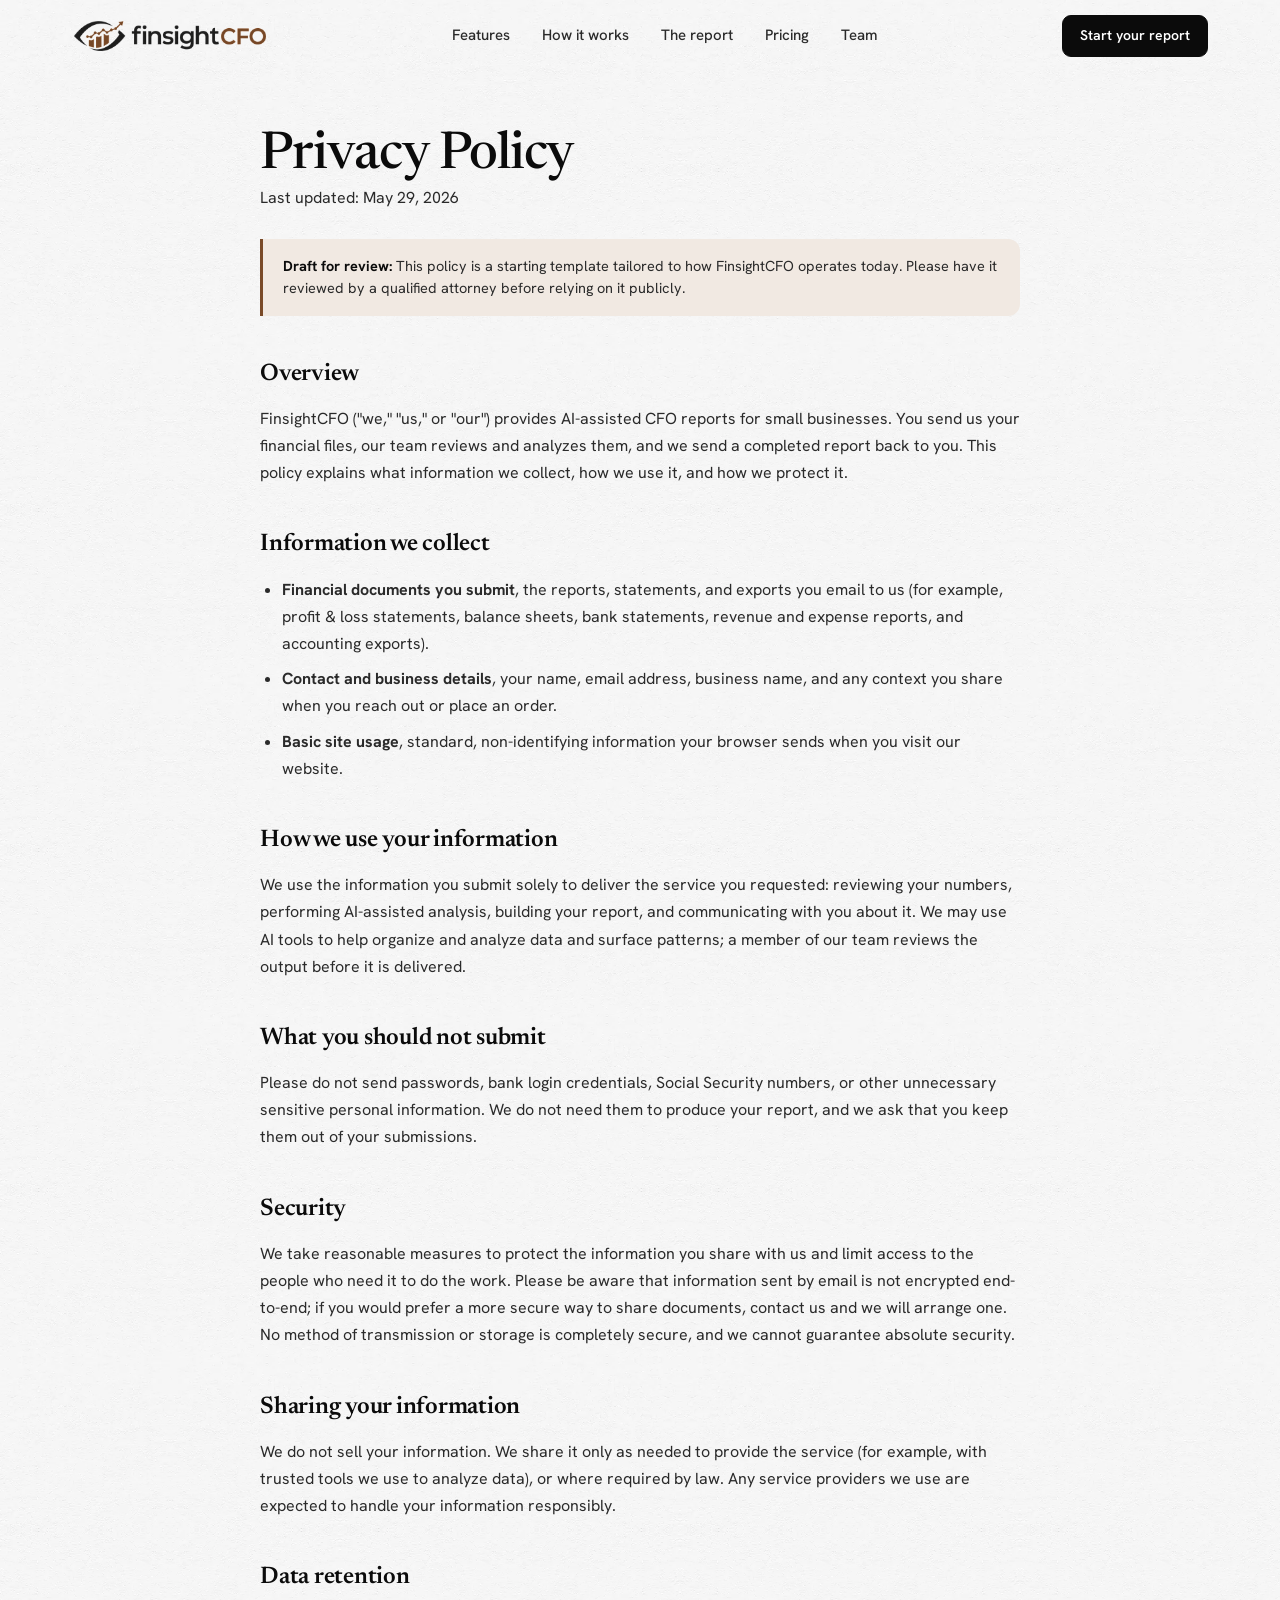
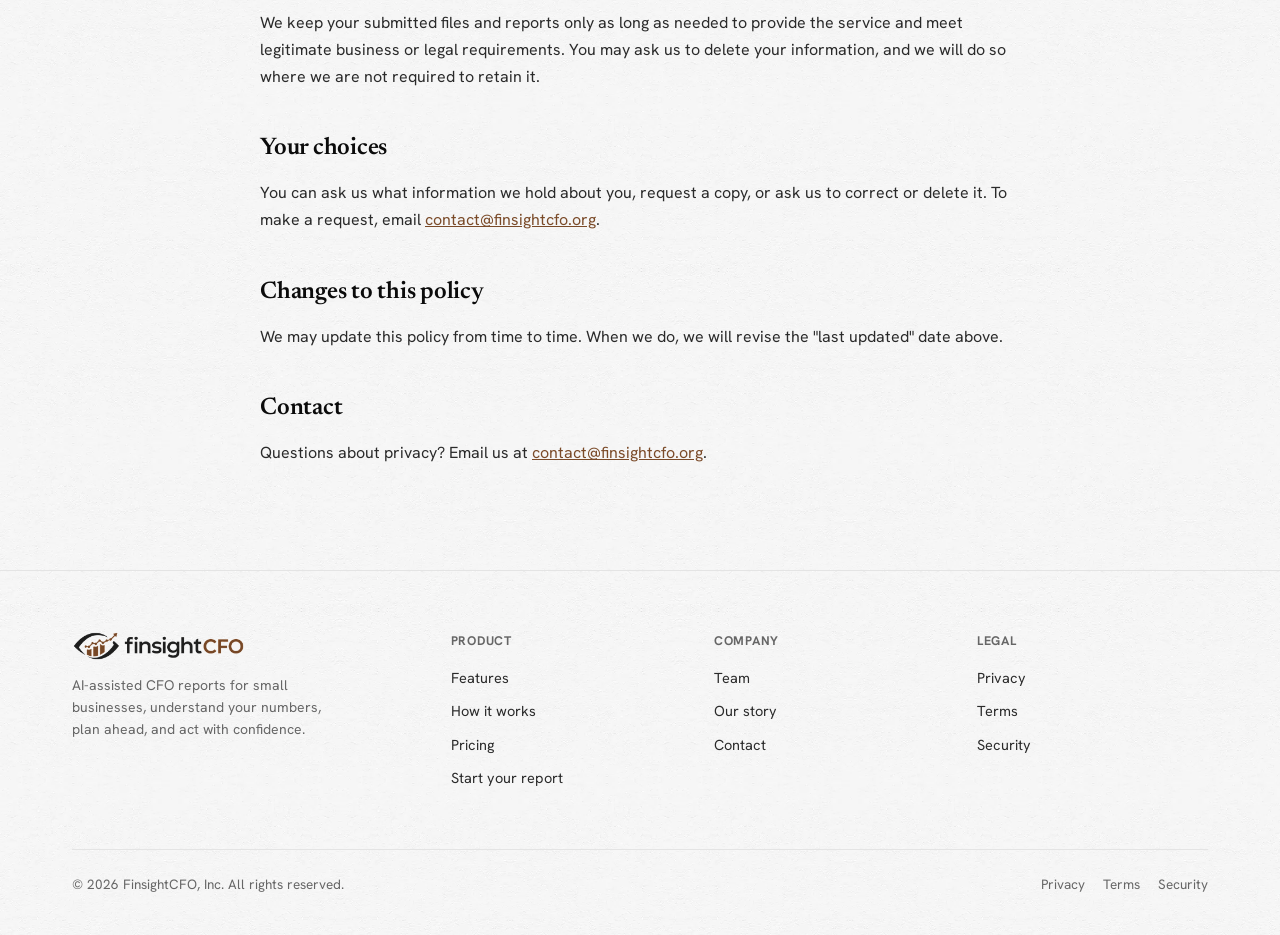
<file: privacy.html>
<!DOCTYPE html>
<html lang="en">
<head>
  <meta charset="UTF-8" />
  <meta name="viewport" content="width=device-width, initial-scale=1.0" />
  <meta name="description" content="How FinsightCFO collects, uses, and protects the financial information you submit." />
  <meta name="robots" content="noindex" />
  <title>FinsightCFO - Privacy Policy</title>
  <link rel="canonical" href="https://finsightcfo.org/privacy.html" />
  <link rel="icon" type="image/png" href="assets/logo-mark.png" />
  <link rel="preconnect" href="https://fonts.googleapis.com" />
  <link rel="preconnect" href="https://fonts.gstatic.com" crossorigin />
  <link href="https://fonts.googleapis.com/css2?family=Newsreader:ital,opsz,wght@0,6..72,400;0,6..72,500;0,6..72,600;1,6..72,400;1,6..72,500;1,6..72,600&family=Hanken+Grotesk:wght@400;500;600;700&display=swap" rel="stylesheet" />
  <link rel="stylesheet" href="css/style.css" />
</head>
<body>

<!-- ======= NAV ======= -->
<header class="nav" aria-label="Site header">
  <div class="wrap nav-in">
    <a href="index.html" class="logo">
      <img src="assets/logo.webp" class="logo-img" alt="FinsightCFO" />
    </a>
    <nav class="nav-links" aria-label="Main navigation">
      <a href="index.html#features">Features</a>
      <a href="index.html#how">How it works</a>
      <a href="index.html#platform">The report</a>
      <a href="index.html#pricing">Pricing</a>
      <a href="team.html">Team</a>
    </nav>
    <div class="nav-right">
      <a href="start.html" class="btn btn--dark btn--sm">Start your report</a>
      <button class="nav-toggle" id="navToggle" aria-label="Open menu" aria-expanded="false" aria-controls="mobileMenu">☰</button>
    </div>
  </div>
  <div class="mobile-menu" id="mobileMenu" role="navigation" aria-label="Mobile navigation">
    <a href="index.html#features">Features</a>
    <a href="index.html#how">How it works</a>
    <a href="index.html#platform">The report</a>
    <a href="index.html#pricing">Pricing</a>
    <a href="team.html">Team</a>
    <a href="start.html">Start your report →</a>
  </div>
</header>

<!-- ======= LEGAL ======= -->
<section class="legal">
  <div class="wrap">
    <div class="legal-doc">
      <h1>Privacy Policy</h1>
      <p class="legal-updated">Last updated: May 29, 2026</p>

      <div class="legal-note"><strong>Draft for review:</strong> This policy is a starting template tailored to how FinsightCFO operates today. Please have it reviewed by a qualified attorney before relying on it publicly.</div>

      <h2>Overview</h2>
      <p>FinsightCFO ("we," "us," or "our") provides AI-assisted CFO reports for small businesses. You send us your financial files, our team reviews and analyzes them, and we send a completed report back to you. This policy explains what information we collect, how we use it, and how we protect it.</p>

      <h2>Information we collect</h2>
      <ul>
        <li><strong>Financial documents you submit</strong>, the reports, statements, and exports you email to us (for example, profit &amp; loss statements, balance sheets, bank statements, revenue and expense reports, and accounting exports).</li>
        <li><strong>Contact and business details</strong>, your name, email address, business name, and any context you share when you reach out or place an order.</li>
        <li><strong>Basic site usage</strong>, standard, non-identifying information your browser sends when you visit our website.</li>
      </ul>

      <h2>How we use your information</h2>
      <p>We use the information you submit solely to deliver the service you requested: reviewing your numbers, performing AI-assisted analysis, building your report, and communicating with you about it. We may use AI tools to help organize and analyze data and surface patterns; a member of our team reviews the output before it is delivered.</p>

      <h2>What you should not submit</h2>
      <p>Please do not send passwords, bank login credentials, Social Security numbers, or other unnecessary sensitive personal information. We do not need them to produce your report, and we ask that you keep them out of your submissions.</p>

      <h2 id="security">Security</h2>
      <p>We take reasonable measures to protect the information you share with us and limit access to the people who need it to do the work. Please be aware that information sent by email is not encrypted end-to-end; if you would prefer a more secure way to share documents, contact us and we will arrange one. No method of transmission or storage is completely secure, and we cannot guarantee absolute security.</p>

      <h2>Sharing your information</h2>
      <p>We do not sell your information. We share it only as needed to provide the service (for example, with trusted tools we use to analyze data), or where required by law. Any service providers we use are expected to handle your information responsibly.</p>

      <h2>Data retention</h2>
      <p>We keep your submitted files and reports only as long as needed to provide the service and meet legitimate business or legal requirements. You may ask us to delete your information, and we will do so where we are not required to retain it.</p>

      <h2>Your choices</h2>
      <p>You can ask us what information we hold about you, request a copy, or ask us to correct or delete it. To make a request, email <a href="mailto:contact@finsightcfo.org?subject=Privacy%20request">contact@finsightcfo.org</a>.</p>

      <h2>Changes to this policy</h2>
      <p>We may update this policy from time to time. When we do, we will revise the "last updated" date above.</p>

      <h2>Contact</h2>
      <p>Questions about privacy? Email us at <a href="mailto:contact@finsightcfo.org?subject=Privacy%20question">contact@finsightcfo.org</a>.</p>
    </div>
  </div>
</section>

<!-- ======= FOOTER ======= -->
<footer class="footer" aria-label="Site footer">
  <div class="wrap">
    <div class="foot-grid">
      <div class="foot-brand">
        <a href="index.html" class="logo">
          <img src="assets/logo.webp" class="logo-img logo-img--foot" alt="FinsightCFO" />
        </a>
        <p>AI-assisted CFO reports for small businesses, understand your numbers, plan ahead, and act with confidence.</p>
      </div>
      <div class="foot-col">
        <h4>Product</h4>
        <a href="index.html#features">Features</a>
        <a href="index.html#how">How it works</a>
        <a href="index.html#pricing">Pricing</a>
        <a href="start.html">Start your report</a>
      </div>
      <div class="foot-col">
        <h4>Company</h4>
        <a href="team.html">Team</a>
        <a href="team.html">Our story</a>
        <a href="mailto:contact@finsightcfo.org">Contact</a>
      </div>
      <div class="foot-col">
        <h4>Legal</h4>
        <a href="privacy.html">Privacy</a>
        <a href="terms.html">Terms</a>
        <a href="privacy.html#security">Security</a>
      </div>
    </div>
    <div class="foot-bottom">
      <span>© 2026 FinsightCFO, Inc. All rights reserved.</span>
      <span class="foot-legal">
        <a href="privacy.html">Privacy</a>
        <a href="terms.html">Terms</a>
        <a href="privacy.html#security">Security</a>
      </span>
    </div>
  </div>
</footer>

<script>
  // Mobile menu toggle
  const navToggle = document.getElementById('navToggle');
  const mobileMenu = document.getElementById('mobileMenu');
  navToggle.addEventListener('click', function () {
    const isOpen = mobileMenu.classList.toggle('open');
    navToggle.setAttribute('aria-expanded', isOpen);
    navToggle.textContent = isOpen ? '✕' : '☰';
  });
  mobileMenu.querySelectorAll('a').forEach(function (a) {
    a.addEventListener('click', function () {
      mobileMenu.classList.remove('open');
      navToggle.setAttribute('aria-expanded', 'false');
      navToggle.textContent = '☰';
    });
  });

  // Floating nav: gains a soft background once you scroll off the hero/top
  (function () {
    var nav = document.querySelector('.nav');
    if (!nav) return;
    function onScroll() { nav.classList.toggle('is-scrolled', window.scrollY > 30); }
    window.addEventListener('scroll', onScroll, { passive: true });
    onScroll();
  })();
</script>
</body>
</html>
</file>
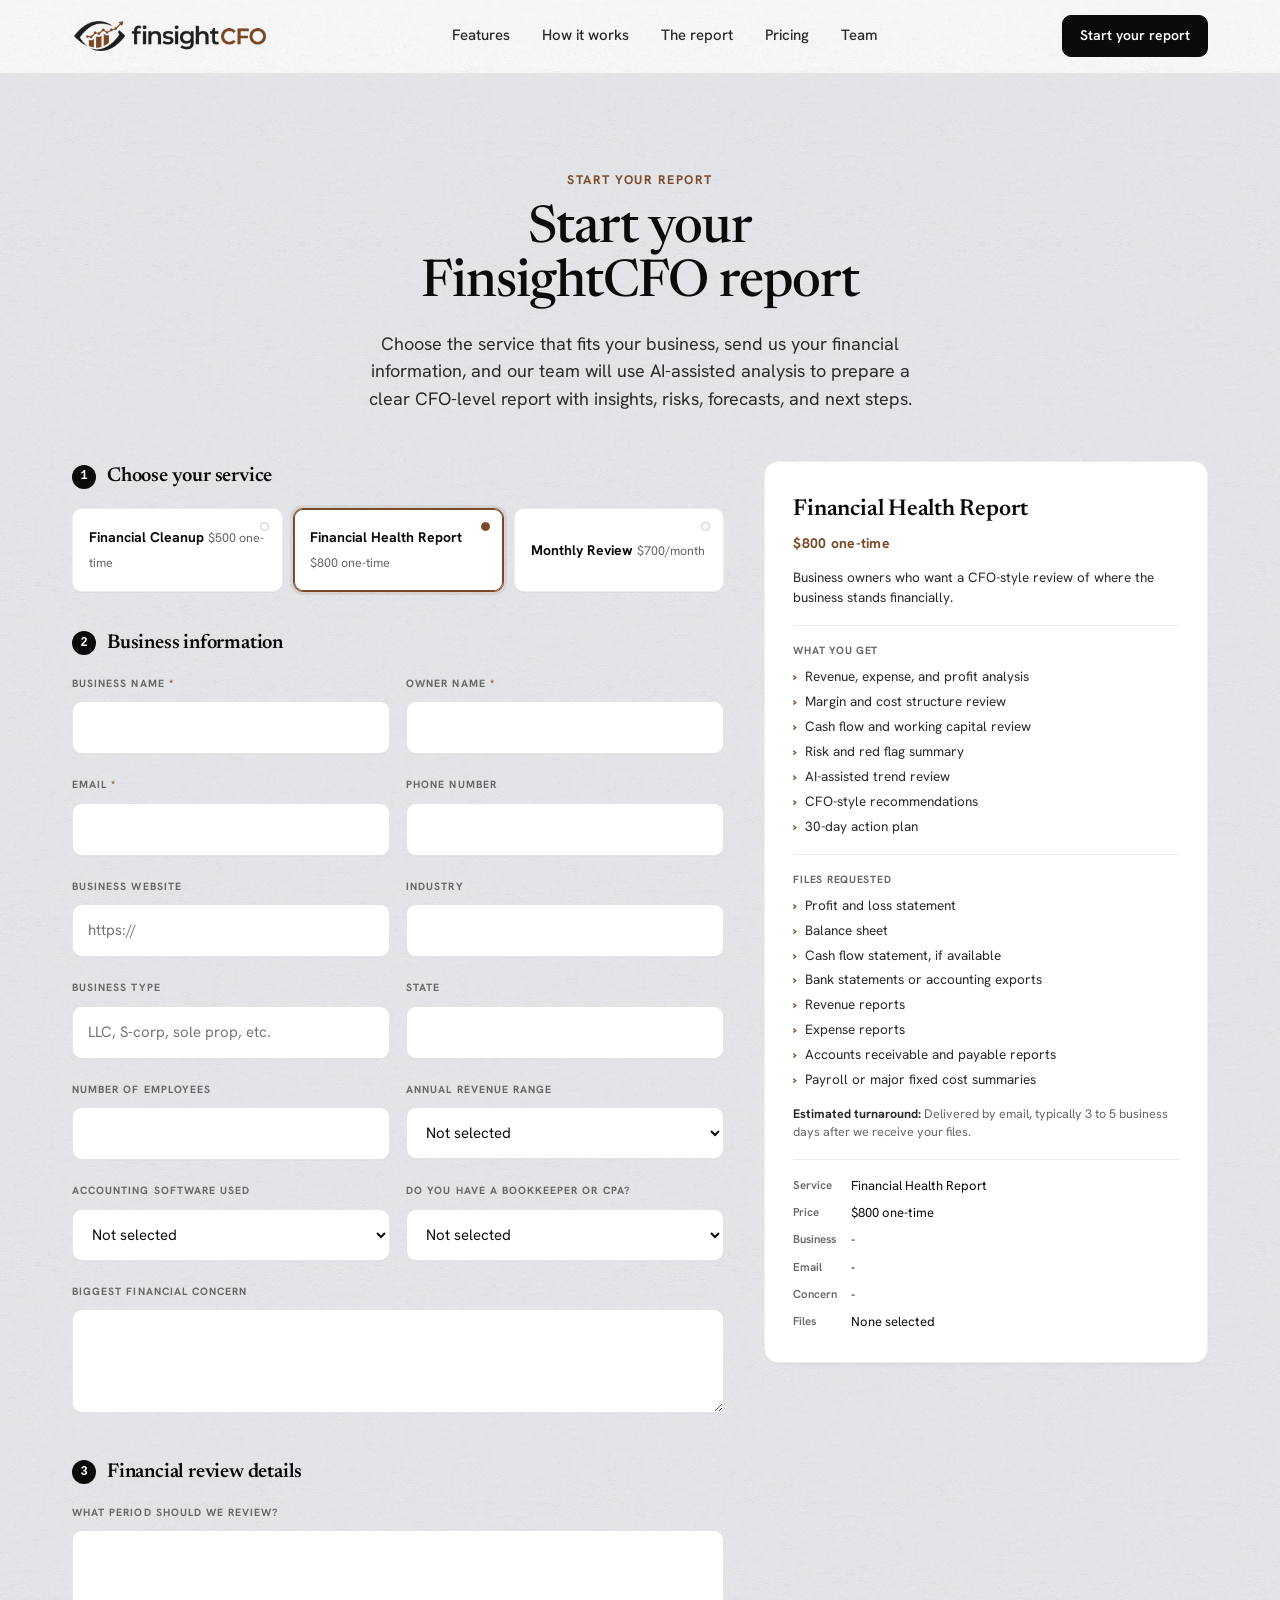
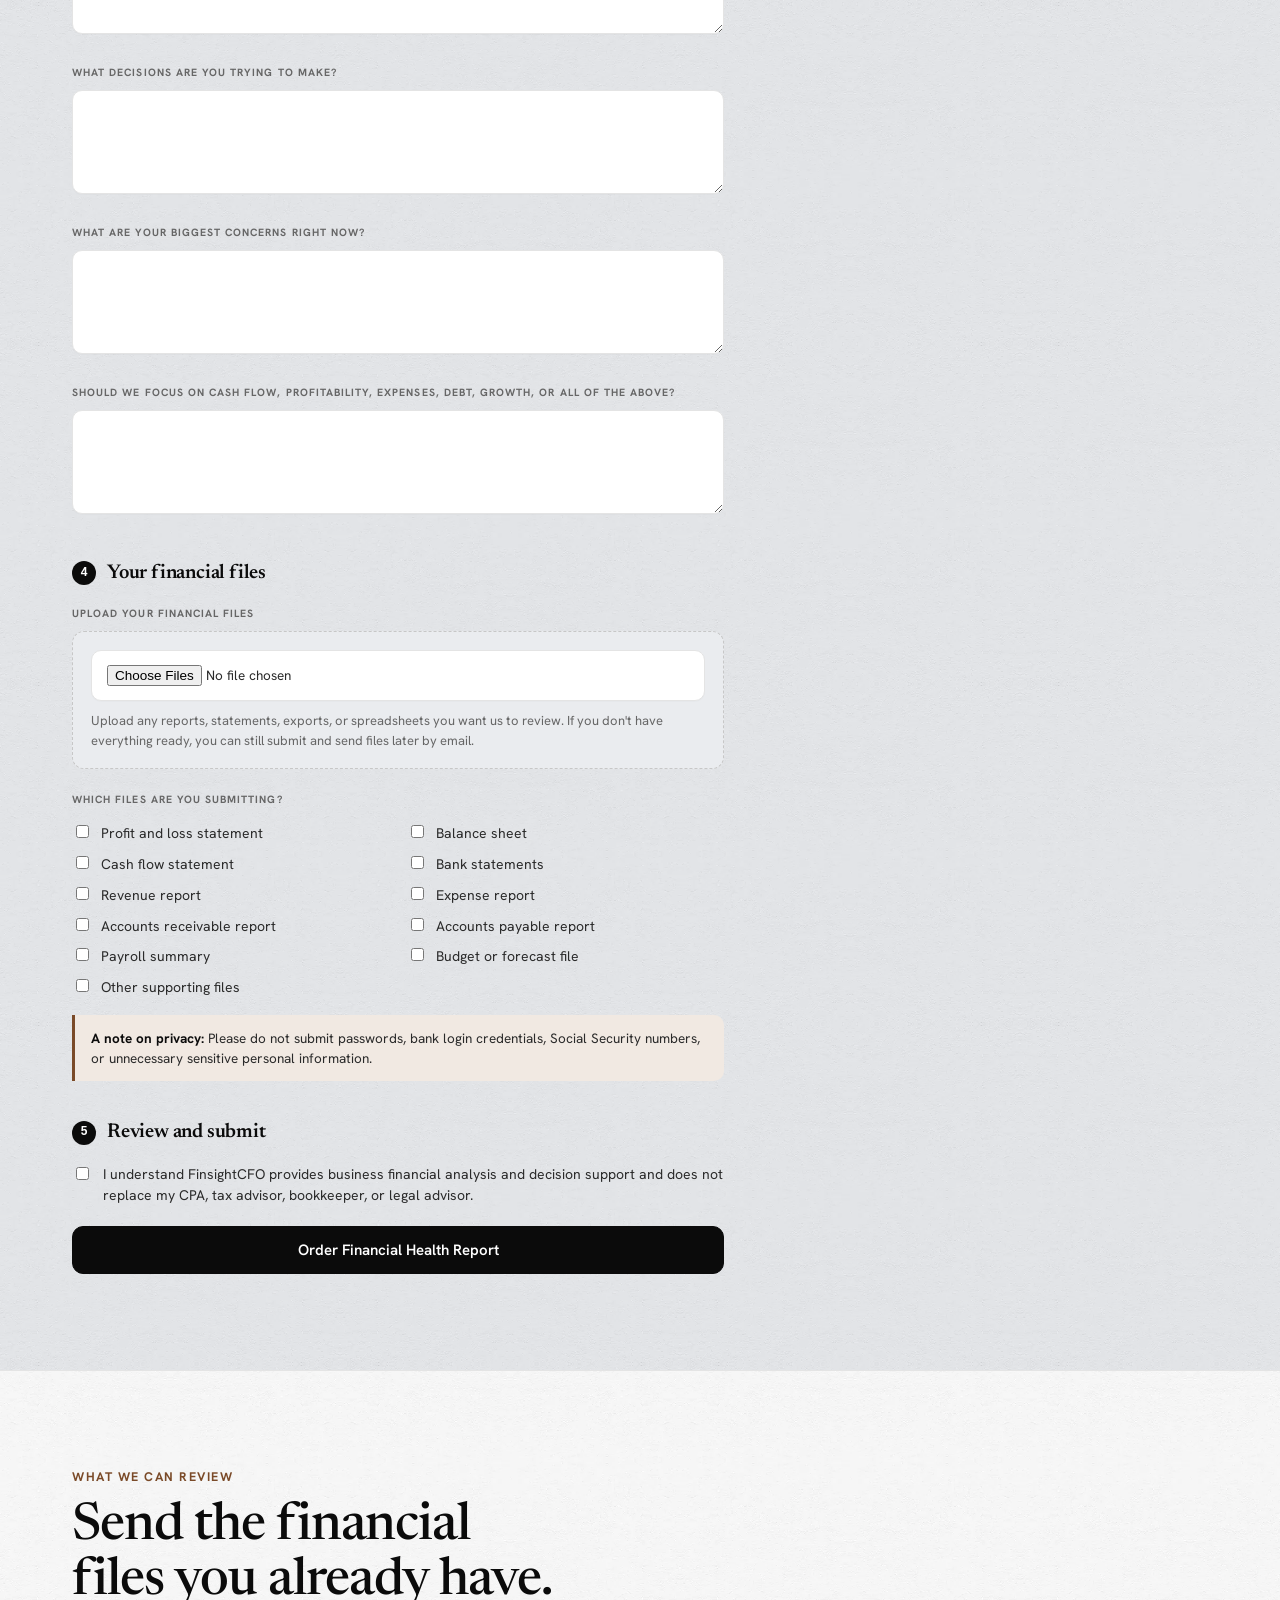
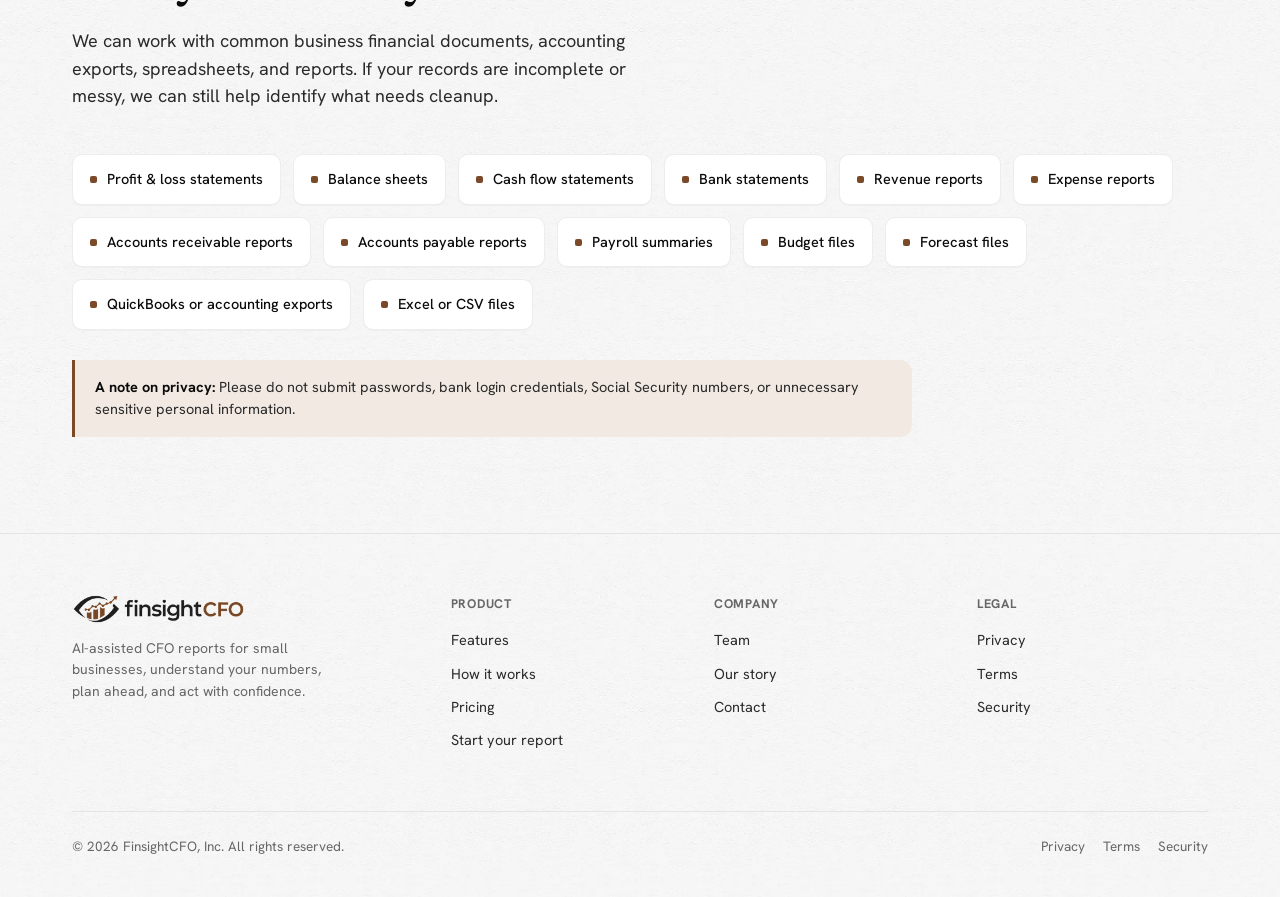
<file: start.html>
<!DOCTYPE html>
<html lang="en">
<head>
  <meta charset="UTF-8" />
  <meta name="viewport" content="width=device-width, initial-scale=1.0" />
  <meta name="description" content="Start your FinsightCFO report. Choose a service, share your financial information, and our team will use AI-assisted analysis to deliver a clear CFO-level report." />
  <title>FinsightCFO - Start your report</title>
  <link rel="canonical" href="https://finsightcfo.org/start.html" />
  <link rel="icon" type="image/png" href="assets/logo-mark.png" />
  <link rel="preconnect" href="https://fonts.googleapis.com" />
  <link rel="preconnect" href="https://fonts.gstatic.com" crossorigin />
  <link href="https://fonts.googleapis.com/css2?family=Newsreader:ital,opsz,wght@0,6..72,400;0,6..72,500;0,6..72,600;1,6..72,400;1,6..72,500;1,6..72,600&family=Hanken+Grotesk:wght@400;500;600;700&display=swap" rel="stylesheet" />
  <link rel="stylesheet" href="css/style.css" />
  <style>
    /* ---- Intake form (start your report) ---- */
    .intake-grid { display: grid; grid-template-columns: 1.25fr .85fr; gap: 40px; align-items: start; margin-top: 48px; }
    .intake-step { margin-bottom: 36px; }
    .intake-step:last-of-type { margin-bottom: 0; }
    .intake-steplabel { display: flex; align-items: center; gap: 11px; margin-bottom: 16px; }
    .intake-stepn { font-family: var(--mono); font-size: 12px; font-weight: 700; color: #fff; background: var(--btn); width: 24px; height: 24px; border-radius: 50%; display: grid; place-items: center; flex: none; }
    .intake-steptitle { font-family: var(--serif); font-size: 20px; font-weight: 600; letter-spacing: -.01em; }
    .svc-toggle { display: grid; grid-template-columns: repeat(3, 1fr); gap: 10px; }
    .svc-opt { position: relative; text-align: left; background: #fff; border: 1px solid var(--line-2); border-radius: 10px; padding: 16px; cursor: pointer; font: inherit; box-shadow: 0 1px 1px rgba(11, 11, 11, .03); transition: border-color .15s, box-shadow .15s; }
    .svc-opt:hover { border-color: var(--line); }
    .svc-opt.active { border-color: var(--accent); box-shadow: inset 0 0 0 1px var(--accent), 0 0 0 3px rgba(122, 74, 40, .1); }
    .svc-opt .so-name { font-weight: 700; font-size: 14px; color: var(--ink); }
    .svc-opt .so-price { font-size: 12.5px; color: var(--ink-3); margin-top: 3px; }
    .svc-opt .so-dot { position: absolute; top: 13px; right: 13px; width: 9px; height: 9px; border-radius: 50%; border: 1.5px solid var(--ink-4); }
    .svc-opt.active .so-dot { border-color: var(--accent); background: var(--accent); }
    .field { margin-bottom: 22px; }
    .field-label { display: block; font-size: 10.5px; font-weight: 700; letter-spacing: .1em; text-transform: uppercase; color: var(--ink-3); margin-bottom: 10px; }
    .field-label .req { color: var(--accent); }
    .field input, .field select, .field textarea { width: 100%; font: inherit; font-size: 15px; color: var(--ink); background: #fff; border: 1px solid var(--line); border-radius: 10px; padding: 14px 15px; box-shadow: 0 1px 1px rgba(11, 11, 11, .02); transition: border-color .15s, box-shadow .15s; }
    .field input:focus, .field select:focus, .field textarea:focus { outline: none; border-color: var(--accent); box-shadow: 0 0 0 3px rgba(122, 74, 40, .12); }
    .field textarea { min-height: 104px; resize: vertical; }
    .field.invalid input, .field.invalid select, .field.invalid textarea { border-color: #b3261e; box-shadow: 0 0 0 3px rgba(179, 38, 30, .12); }
    .frow { display: grid; grid-template-columns: 1fr 1fr; gap: 0 16px; }
    .upload { border: 1px dashed var(--ink-4); border-radius: 12px; padding: 18px 18px; background: var(--panel-2); }
    .upload input[type=file] { font-size: 13.5px; color: var(--ink-2); width: 100%; }
    .upload .uphelp { font-size: 13px; color: var(--ink-3); margin: 10px 0 0; line-height: 1.5; }
    .filechecks { display: grid; grid-template-columns: 1fr 1fr; gap: 9px 18px; margin-top: 16px; }
    .chk { display: flex; gap: 9px; align-items: flex-start; font-size: 14px; color: var(--ink-2); cursor: pointer; }
    .chk input { margin-top: 2px; accent-color: var(--btn); flex: none; }
    .intake-note { margin-top: 16px; background: var(--accent-soft); border-left: 3px solid var(--accent); border-radius: 0 10px 10px 0; padding: 13px 16px; font-size: 13.5px; color: var(--ink-2); line-height: 1.5; }
    .intake-note strong { color: var(--ink); }
    .consent { display: flex; gap: 11px; align-items: flex-start; margin: 6px 0 20px; font-size: 14px; color: var(--ink-2); line-height: 1.5; cursor: pointer; }
    .consent input { margin-top: 3px; accent-color: var(--btn); flex: none; }
    .intake-form .btn { width: 100%; justify-content: center; }
    .formerr { color: #b3261e; font-size: 13.5px; margin: 0 0 14px; display: none; }
    .formerr.show { display: block; }
    .svc-summary { position: sticky; top: 96px; background: #fff; border: 1px solid var(--line-2); border-radius: 14px; padding: 30px 28px; box-shadow: 0 1px 1px rgba(11, 11, 11, .03), 0 4px 14px -10px rgba(11, 11, 11, .12); }
    .ss-name { font-family: var(--serif); font-size: 23px; font-weight: 600; letter-spacing: -.01em; }
    .ss-price { font-size: 14px; font-weight: 700; color: var(--accent); letter-spacing: .02em; margin-top: 5px; }
    .ss-best { font-size: 13.5px; color: var(--ink-2); margin: 12px 0 0; line-height: 1.5; }
    .ss-block { margin-top: 18px; padding-top: 16px; border-top: 1px solid var(--line-2); }
    .ss-block h5 { font-size: 10.5px; font-weight: 700; letter-spacing: .07em; text-transform: uppercase; color: var(--ink-3); margin: 0 0 9px; }
    .ss-block ul { list-style: none; margin: 0; padding: 0; display: flex; flex-direction: column; gap: 6px; }
    .ss-block li { display: flex; gap: 8px; font-size: 13.5px; color: var(--ink-2); line-height: 1.4; }
    .ss-block li::before { content: "\203A"; color: var(--accent); font-weight: 700; flex: none; }
    .ss-turn { font-size: 12.5px; color: var(--ink-3); margin-top: 16px; line-height: 1.45; }
    .ss-turn strong { color: var(--ink-2); }
    .ss-review { margin-top: 18px; padding-top: 16px; border-top: 1px solid var(--line-2); }
    .ss-review dl { display: grid; grid-template-columns: auto 1fr; gap: 7px 14px; margin: 0; }
    .ss-review dt { font-size: 11.5px; color: var(--ink-3); font-weight: 600; }
    .ss-review dd { margin: 0; font-size: 13px; color: var(--ink); word-break: break-word; }
    .intake-success { display: none; text-align: center; max-width: 560px; margin: 40px auto 0; background: #fff; border: 1px solid var(--line-2); border-radius: 14px; padding: 48px 32px; box-shadow: 0 1px 1px rgba(11, 11, 11, .03), 0 4px 14px -10px rgba(11, 11, 11, .12); }
    .intake-success.show { display: block; }
    .intake-success .ico { width: 56px; height: 56px; border-radius: 50%; background: var(--accent-soft); color: var(--accent); display: grid; place-items: center; margin: 0 auto 18px; font-size: 26px; }
    .intake-success h3 { font-family: var(--serif); font-weight: 600; font-size: 26px; margin: 0 0 10px; letter-spacing: -.01em; }
    .intake-success p { color: var(--ink-2); font-size: 16px; margin: 0 auto; max-width: 420px; line-height: 1.6; }
    @media (max-width: 900px) { .intake-grid { grid-template-columns: 1fr; } .svc-summary { position: static; } }
    @media (max-width: 560px) { .svc-toggle { grid-template-columns: 1fr; } .frow { grid-template-columns: 1fr; } .filechecks { grid-template-columns: 1fr; } }

    /* ---- What you can submit ---- */
    .submit-grid { display: flex; flex-wrap: wrap; gap: 12px; margin-top: 44px; }
    .submit-item {
      display: flex; align-items: center; gap: 10px;
      background: var(--panel); border: 1px solid var(--line-2); border-radius: 10px;
      padding: 13px 17px; font-size: 14.5px; font-weight: 500; color: var(--ink);
      box-shadow: 0 1px 1px rgba(11, 11, 11, .03);
      transition: border-color .18s ease, box-shadow .18s ease;
    }
    .submit-item:hover { border-color: var(--line); box-shadow: 0 1px 1px rgba(11, 11, 11, .03), 0 8px 20px -16px rgba(11, 11, 11, .26); }
    .submit-item::before { content: ""; width: 7px; height: 7px; border-radius: 2px; background: var(--accent); flex: none; }
    .submit-note {
      margin-top: 30px; background: var(--accent-soft); border-left: 3px solid var(--accent);
      border-radius: 0 12px 12px 0; padding: 16px 20px; font-size: 14.5px; color: var(--ink-2);
      max-width: 840px; line-height: 1.55;
    }
    .submit-note strong { color: var(--ink); }
  </style>
</head>
<body>

<!-- ======= NAV ======= -->
<header class="nav" aria-label="Site header">
  <div class="wrap nav-in">
    <a href="index.html" class="logo">
      <img src="assets/logo.webp" class="logo-img" alt="FinsightCFO" />
    </a>
    <nav class="nav-links" aria-label="Main navigation">
      <a href="index.html#features">Features</a>
      <a href="index.html#how">How it works</a>
      <a href="index.html#platform">The report</a>
      <a href="index.html#pricing">Pricing</a>
      <a href="team.html">Team</a>
    </nav>
    <div class="nav-right">
      <a href="#start" class="btn btn--dark btn--sm">Start your report</a>
      <button class="nav-toggle" id="navToggle" aria-label="Open menu" aria-expanded="false" aria-controls="mobileMenu">☰</button>
    </div>
  </div>
  <div class="mobile-menu" id="mobileMenu" role="navigation" aria-label="Mobile navigation">
    <a href="index.html#features">Features</a>
    <a href="index.html#how">How it works</a>
    <a href="index.html#platform">The report</a>
    <a href="index.html#pricing">Pricing</a>
    <a href="team.html">Team</a>
    <a href="#start">Start your report →</a>
  </div>
</header>

<!-- ======= START YOUR REPORT ======= -->
<section class="section section--alt" id="start" aria-labelledby="start-heading">
  <div class="wrap">
    <div class="shead shead--center" data-reveal>
      <div class="eyebrow">Start your report</div>
      <h2 id="start-heading">Start your FinsightCFO report</h2>
      <p>Choose the service that fits your business, send us your financial information, and our team will use AI-assisted analysis to prepare a clear CFO-level report with insights, risks, forecasts, and next steps.</p>
    </div>

    <form class="intake-grid intake-form" id="intakeForm" novalidate>
      <!-- LEFT: the form -->
      <div>
        <!-- Step 1: Service -->
        <div class="intake-step">
          <div class="intake-steplabel"><span class="intake-stepn">1</span><span class="intake-steptitle">Choose your service</span></div>
          <div class="svc-toggle" role="tablist" aria-label="Choose your service">
            <button type="button" class="svc-opt" data-plan="cleanup" role="tab" aria-selected="false">
              <span class="so-dot" aria-hidden="true"></span>
              <span class="so-name">Financial Cleanup</span>
              <span class="so-price">$500 one-time</span>
            </button>
            <button type="button" class="svc-opt active" data-plan="health" role="tab" aria-selected="true">
              <span class="so-dot" aria-hidden="true"></span>
              <span class="so-name">Financial Health Report</span>
              <span class="so-price">$800 one-time</span>
            </button>
            <button type="button" class="svc-opt" data-plan="monthly" role="tab" aria-selected="false">
              <span class="so-dot" aria-hidden="true"></span>
              <span class="so-name">Monthly Review</span>
              <span class="so-price">$700/month</span>
            </button>
          </div>
        </div>

        <!-- Step 2: Business information -->
        <div class="intake-step">
          <div class="intake-steplabel"><span class="intake-stepn">2</span><span class="intake-steptitle">Business information</span></div>
          <div class="frow">
            <div class="field"><label class="field-label" for="f_biz">Business name <span class="req">*</span></label><input id="f_biz" name="Business name" type="text" required /></div>
            <div class="field"><label class="field-label" for="f_owner">Owner name <span class="req">*</span></label><input id="f_owner" name="Owner name" type="text" required /></div>
          </div>
          <div class="frow">
            <div class="field"><label class="field-label" for="f_email">Email <span class="req">*</span></label><input id="f_email" name="Email" type="email" required /></div>
            <div class="field"><label class="field-label" for="f_phone">Phone number</label><input id="f_phone" name="Phone" type="tel" /></div>
          </div>
          <div class="frow">
            <div class="field"><label class="field-label" for="f_site">Business website</label><input id="f_site" name="Website" type="text" placeholder="https://" /></div>
            <div class="field"><label class="field-label" for="f_industry">Industry</label><input id="f_industry" name="Industry" type="text" /></div>
          </div>
          <div class="frow">
            <div class="field"><label class="field-label" for="f_type">Business type</label><input id="f_type" name="Business type" type="text" placeholder="LLC, S-corp, sole prop, etc." /></div>
            <div class="field"><label class="field-label" for="f_state">State</label><input id="f_state" name="State" type="text" /></div>
          </div>
          <div class="frow">
            <div class="field"><label class="field-label" for="f_emp">Number of employees</label><input id="f_emp" name="Employees" type="text" /></div>
            <div class="field"><label class="field-label" for="f_rev">Annual revenue range</label>
              <select id="f_rev" name="Annual revenue">
                <option value="">Not selected</option>
                <option>Under $100k</option><option>$100k to $250k</option><option>$250k to $500k</option>
                <option>$500k to $1M</option><option>$1M to $3M</option><option>$3M+</option>
              </select>
            </div>
          </div>
          <div class="frow">
            <div class="field"><label class="field-label" for="f_soft">Accounting software used</label>
              <select id="f_soft" name="Accounting software">
                <option value="">Not selected</option>
                <option>QuickBooks</option><option>Xero</option><option>Excel / Google Sheets</option>
                <option>Wave</option><option>FreshBooks</option><option>Other</option><option>Not sure</option>
              </select>
            </div>
            <div class="field"><label class="field-label" for="f_book">Do you have a bookkeeper or CPA?</label>
              <select id="f_book" name="Has bookkeeper/CPA">
                <option value="">Not selected</option><option>Yes</option><option>No</option><option>Not sure</option>
              </select>
            </div>
          </div>
          <div class="field"><label class="field-label" for="f_concern">Biggest financial concern</label><textarea id="f_concern" name="Biggest concern"></textarea></div>
        </div>

        <!-- Step 3: Financial review details (updates with service) -->
        <div class="intake-step">
          <div class="intake-steplabel"><span class="intake-stepn">3</span><span class="intake-steptitle">Financial review details</span></div>
          <div id="step3fields"></div>
        </div>

        <!-- Step 4: Files -->
        <div class="intake-step">
          <div class="intake-steplabel"><span class="intake-stepn">4</span><span class="intake-steptitle">Your financial files</span></div>
          <div class="field">
            <label class="field-label" for="f_files">Upload your financial files</label>
            <div class="upload">
              <input id="f_files" name="files" type="file" multiple accept=".pdf,.xls,.xlsx,.csv,.doc,.docx,.png,.jpg,.jpeg,.txt,.qbo,.qbb" />
              <p class="uphelp">Upload any reports, statements, exports, or spreadsheets you want us to review. If you don't have everything ready, you can still submit and send files later by email.</p>
            </div>
          </div>
          <label class="field-label" style="margin-top:6px;">Which files are you submitting?</label>
          <div class="filechecks">
            <label class="chk"><input type="checkbox" name="ftype" value="Profit and loss statement" /> Profit and loss statement</label>
            <label class="chk"><input type="checkbox" name="ftype" value="Balance sheet" /> Balance sheet</label>
            <label class="chk"><input type="checkbox" name="ftype" value="Cash flow statement" /> Cash flow statement</label>
            <label class="chk"><input type="checkbox" name="ftype" value="Bank statements" /> Bank statements</label>
            <label class="chk"><input type="checkbox" name="ftype" value="Revenue report" /> Revenue report</label>
            <label class="chk"><input type="checkbox" name="ftype" value="Expense report" /> Expense report</label>
            <label class="chk"><input type="checkbox" name="ftype" value="Accounts receivable report" /> Accounts receivable report</label>
            <label class="chk"><input type="checkbox" name="ftype" value="Accounts payable report" /> Accounts payable report</label>
            <label class="chk"><input type="checkbox" name="ftype" value="Payroll summary" /> Payroll summary</label>
            <label class="chk"><input type="checkbox" name="ftype" value="Budget or forecast file" /> Budget or forecast file</label>
            <label class="chk"><input type="checkbox" name="ftype" value="Other supporting files" /> Other supporting files</label>
          </div>
          <div class="intake-note"><strong>A note on privacy:</strong> Please do not submit passwords, bank login credentials, Social Security numbers, or unnecessary sensitive personal information.</div>
        </div>

        <!-- Step 5: Review and submit -->
        <div class="intake-step">
          <div class="intake-steplabel"><span class="intake-stepn">5</span><span class="intake-steptitle">Review and submit</span></div>
          <label class="consent"><input type="checkbox" id="f_consent" required /> I understand FinsightCFO provides business financial analysis and decision support and does not replace my CPA, tax advisor, bookkeeper, or legal advisor.</label>
          <p class="formerr" id="formErr">Please complete the required fields (service, business name, owner name, a valid email, and the consent box).</p>
          <button type="submit" class="btn btn--solid" id="submitBtn">Send intake request</button>
        </div>
      </div>

      <!-- RIGHT: live service summary -->
      <aside class="svc-summary" id="svcSummary" aria-live="polite"></aside>
    </form>

    <!-- Success state (shown after submit) -->
    <div class="intake-success" id="intakeSuccess" role="status">
      <div class="ico" aria-hidden="true">✓</div>
      <h3>Your intake request has been sent</h3>
      <p>Our team will review your information and contact you with next steps. If your email did not open automatically, write to <a href="mailto:contact@finsightcfo.org" style="color:var(--accent);text-decoration:underline;">contact@finsightcfo.org</a>.</p>
    </div>
  </div>
</section>

<!-- ======= WHAT YOU CAN SUBMIT ======= -->
<section class="section" id="submit" aria-labelledby="submit-heading">
  <div class="wrap">
    <div class="shead" data-reveal>
      <div class="eyebrow">What we can review</div>
      <h2 id="submit-heading">Send the financial files you already have.</h2>
      <p>We can work with common business financial documents, accounting exports, spreadsheets, and reports. If your records are incomplete or messy, we can still help identify what needs cleanup.</p>
    </div>
    <div class="submit-grid" role="list" data-reveal>
      <span class="submit-item" role="listitem">Profit &amp; loss statements</span>
      <span class="submit-item" role="listitem">Balance sheets</span>
      <span class="submit-item" role="listitem">Cash flow statements</span>
      <span class="submit-item" role="listitem">Bank statements</span>
      <span class="submit-item" role="listitem">Revenue reports</span>
      <span class="submit-item" role="listitem">Expense reports</span>
      <span class="submit-item" role="listitem">Accounts receivable reports</span>
      <span class="submit-item" role="listitem">Accounts payable reports</span>
      <span class="submit-item" role="listitem">Payroll summaries</span>
      <span class="submit-item" role="listitem">Budget files</span>
      <span class="submit-item" role="listitem">Forecast files</span>
      <span class="submit-item" role="listitem">QuickBooks or accounting exports</span>
      <span class="submit-item" role="listitem">Excel or CSV files</span>
    </div>
    <div class="submit-note">
      <strong>A note on privacy:</strong> Please do not submit passwords, bank login credentials, Social Security numbers, or unnecessary sensitive personal information.
    </div>
  </div>
</section>

<!-- ======= FOOTER ======= -->
<footer class="footer" aria-label="Site footer">
  <div class="wrap">
    <div class="foot-grid">
      <div class="foot-brand">
        <a href="index.html" class="logo">
          <img src="assets/logo.webp" class="logo-img logo-img--foot" alt="FinsightCFO" />
        </a>
        <p>AI-assisted CFO reports for small businesses, understand your numbers, plan ahead, and act with confidence.</p>
      </div>
      <div class="foot-col">
        <h4>Product</h4>
        <a href="index.html#features">Features</a>
        <a href="index.html#how">How it works</a>
        <a href="index.html#pricing">Pricing</a>
        <a href="start.html">Start your report</a>
      </div>
      <div class="foot-col">
        <h4>Company</h4>
        <a href="team.html">Team</a>
        <a href="team.html">Our story</a>
        <a href="mailto:contact@finsightcfo.org">Contact</a>
      </div>
      <div class="foot-col">
        <h4>Legal</h4>
        <a href="privacy.html">Privacy</a>
        <a href="terms.html">Terms</a>
        <a href="privacy.html#security">Security</a>
      </div>
    </div>
    <div class="foot-bottom">
      <span>© 2026 FinsightCFO, Inc. All rights reserved.</span>
      <span class="foot-legal">
        <a href="privacy.html">Privacy</a>
        <a href="terms.html">Terms</a>
        <a href="privacy.html#security">Security</a>
      </span>
    </div>
  </div>
</footer>

<script>
  // Mobile menu toggle
  const navToggle = document.getElementById('navToggle');
  const mobileMenu = document.getElementById('mobileMenu');
  navToggle.addEventListener('click', function () {
    const isOpen = mobileMenu.classList.toggle('open');
    navToggle.setAttribute('aria-expanded', isOpen);
    navToggle.textContent = isOpen ? '✕' : '☰';
  });
  mobileMenu.querySelectorAll('a').forEach(function (a) {
    a.addEventListener('click', function () {
      mobileMenu.classList.remove('open');
      navToggle.setAttribute('aria-expanded', 'false');
      navToggle.textContent = '☰';
    });
  });

  // Floating nav: gains a soft background once you scroll off the top
  (function () {
    var nav = document.querySelector('.nav');
    if (!nav) return;
    function onScroll() { nav.classList.toggle('is-scrolled', window.scrollY > 30); }
    window.addEventListener('scroll', onScroll, { passive: true });
    onScroll();
  })();

  // Gentle scroll reveal
  (function () {
    document.body.classList.add('reveal-on');
    var els = Array.prototype.slice.call(document.querySelectorAll('[data-reveal]'));
    if (!('IntersectionObserver' in window)) { els.forEach(function (e) { e.classList.add('in'); }); return; }
    var io = new IntersectionObserver(function (entries) {
      entries.forEach(function (en) { if (en.isIntersecting) { en.target.classList.add('in'); io.unobserve(en.target); } });
    }, { threshold: 0.12, rootMargin: '0px 0px -8% 0px' });
    els.forEach(function (e) { io.observe(e); });
  })();

  // ===== Start your report - intake form =====
  (function () {
    var form = document.getElementById('intakeForm');
    if (!form) return;

    // To enable direct submission + file upload, paste a form endpoint below.
    // Web3Forms delivers each submission (including uploaded files) to your inbox.
    // Get a free Access Key at https://web3forms.com (enter contact@finsightcfo.org,
    // confirm via the email it sends), then paste the key below. The key is safe to
    // expose publicly. Until it is set, the form falls back to opening an email draft.
    var WEB3FORMS_KEY = "";
    var CONTACT_EMAIL = "contact@finsightcfo.org";

    var SERVICES = {
      cleanup: {
        name: 'Financial Cleanup', price: '$500 one-time', btn: 'Start Financial Cleanup',
        best: 'Businesses with messy, incomplete, or unclear financial records.',
        get: ['Review of current financial records','Basic cleanup recommendations','Income and expense category review','Missing information checklist','Bookkeeping issue summary','Priority cleanup action plan'],
        files: ['Profit and loss statement','Balance sheet','Bank statements or transaction exports','Revenue and expense reports','QuickBooks, Excel, CSV, or accounting exports'],
        turn: 'Delivered by email after your files are reviewed, typically a few business days.',
        q: ['What feels messy or unclear in your books?','Are your income and expense categories organized?','Are there missing transactions or statements?','What period do you want reviewed?']
      },
      health: {
        name: 'Financial Health Report', price: '$800 one-time', btn: 'Order Financial Health Report',
        best: 'Business owners who want a CFO-style review of where the business stands financially.',
        get: ['Revenue, expense, and profit analysis','Margin and cost structure review','Cash flow and working capital review','Risk and red flag summary','AI-assisted trend review','CFO-style recommendations','30-day action plan'],
        files: ['Profit and loss statement','Balance sheet','Cash flow statement, if available','Bank statements or accounting exports','Revenue reports','Expense reports','Accounts receivable and payable reports','Payroll or major fixed cost summaries'],
        turn: 'Delivered by email, typically 3 to 5 business days after we receive your files.',
        q: ['What period should we review?','What decisions are you trying to make?','What are your biggest concerns right now?','Should we focus on cash flow, profitability, expenses, debt, growth, or all of the above?']
      },
      monthly: {
        name: 'Monthly Review', price: '$700/month', btn: 'Start Monthly Review',
        best: 'Business owners who want ongoing financial visibility and monthly CFO-style support.',
        get: ['Monthly financial health summary','Revenue, expense, profit, and cash flow tracking','Month-over-month trend review','Red flag monitoring','KPI tracking','Monthly recommendations','Email support for financial questions'],
        files: ['Updated profit and loss statement','Updated balance sheet','Bank or accounting exports','Revenue and expense reports','Accounts receivable and payable updates','Payroll or major cost updates'],
        turn: 'Delivered by email each month after your updated files are received.',
        q: ['What day of the month do you want your report prepared?','What KPIs matter most to your business?','What decisions do you want help reviewing each month?','Do you want ongoing email support included?']
      }
    };

    var plan = 'health';
    var summary = document.getElementById('svcSummary');
    var step3 = document.getElementById('step3fields');
    var submitBtn = document.getElementById('submitBtn');
    var opts = Array.prototype.slice.call(form.querySelectorAll('.svc-opt'));

    function esc(s) { return String(s).replace(/&/g, '&amp;').replace(/</g, '&lt;').replace(/>/g, '&gt;'); }

    function renderSummary() {
      var s = SERVICES[plan];
      summary.innerHTML =
        '<div class="ss-name">' + esc(s.name) + '</div>' +
        '<div class="ss-price">' + esc(s.price) + '</div>' +
        '<p class="ss-best">' + esc(s.best) + '</p>' +
        '<div class="ss-block"><h5>What you get</h5><ul>' + s.get.map(function (x) { return '<li>' + esc(x) + '</li>'; }).join('') + '</ul></div>' +
        '<div class="ss-block"><h5>Files requested</h5><ul>' + s.files.map(function (x) { return '<li>' + esc(x) + '</li>'; }).join('') + '</ul></div>' +
        '<p class="ss-turn"><strong>Estimated turnaround:</strong> ' + esc(s.turn) + '</p>' +
        '<div class="ss-review"><dl>' +
          '<dt>Service</dt><dd>' + esc(s.name) + '</dd>' +
          '<dt>Price</dt><dd>' + esc(s.price) + '</dd>' +
          '<dt>Business</dt><dd id="rv-biz">-</dd>' +
          '<dt>Email</dt><dd id="rv-email">-</dd>' +
          '<dt>Concern</dt><dd id="rv-concern">-</dd>' +
          '<dt>Files</dt><dd id="rv-files">None selected</dd>' +
        '</dl></div>';
      updateReview();
    }

    function renderStep3() {
      step3.innerHTML = SERVICES[plan].q.map(function (label, i) {
        return '<div class="field"><label class="field-label" for="q_' + i + '">' + esc(label) + '</label><textarea id="q_' + i + '" name="' + esc(label) + '" data-q="' + esc(label) + '"></textarea></div>';
      }).join('');
    }

    function updateReview() {
      var biz = form.querySelector('#f_biz').value.trim();
      var email = form.querySelector('#f_email').value.trim();
      var concern = form.querySelector('#f_concern').value.trim();
      var files = Array.prototype.slice.call(form.querySelectorAll('input[name=ftype]:checked'));
      var set = function (id, v) { var el = document.getElementById(id); if (el) el.textContent = v; };
      set('rv-biz', biz || '-'); set('rv-email', email || '-');
      set('rv-concern', concern ? (concern.length > 60 ? concern.slice(0, 57) + '...' : concern) : '-');
      set('rv-files', files.length ? files.length + ' selected' : 'None selected');
    }

    function selectPlan(p) {
      if (!SERVICES[p]) return;
      plan = p;
      opts.forEach(function (o) {
        var on = o.getAttribute('data-plan') === p;
        o.classList.toggle('active', on);
        o.setAttribute('aria-selected', on ? 'true' : 'false');
      });
      submitBtn.textContent = SERVICES[p].btn;
      renderSummary(); renderStep3();
    }

    opts.forEach(function (o) { o.addEventListener('click', function () { selectPlan(o.getAttribute('data-plan')); }); });
    form.addEventListener('input', updateReview);

    function buildEmail() {
      var s = SERVICES[plan], lines = [];
      lines.push('NEW FINSIGHTCFO INTAKE REQUEST', '', 'Service: ' + s.name + ' (' + s.price + ')', '', '-- Business information --');
      ['f_biz|Business name','f_owner|Owner name','f_email|Email','f_phone|Phone','f_site|Website','f_industry|Industry','f_type|Business type','f_state|State','f_emp|Employees','f_rev|Annual revenue','f_soft|Accounting software','f_book|Bookkeeper or CPA','f_concern|Biggest concern'].forEach(function (pair) {
        var parts = pair.split('|'), el = form.querySelector('#' + parts[0]), v = el ? el.value.trim() : '';
        if (v) lines.push(parts[1] + ': ' + v);
      });
      lines.push('', '-- Financial review details --');
      form.querySelectorAll('#step3fields [data-q]').forEach(function (t) {
        if (t.value.trim()) lines.push(t.getAttribute('data-q') + ' ' + t.value.trim());
      });
      var files = Array.prototype.slice.call(form.querySelectorAll('input[name=ftype]:checked')).map(function (c) { return c.value; });
      lines.push('', '-- Files the customer is submitting --', files.length ? files.join(', ') : 'None indicated');
      var picked = form.querySelector('#f_files');
      if (picked && picked.files && picked.files.length) {
        lines.push('Selected file names: ' + Array.prototype.slice.call(picked.files).map(function (f) { return f.name; }).join(', '));
      }
      lines.push('', 'Please attach the files listed above to this email before sending.');
      return lines.join('\r\n');
    }

    function mailtoUrl(subject) {
      return 'mailto:' + CONTACT_EMAIL + '?subject=' + encodeURIComponent(subject) + '&body=' + encodeURIComponent(buildEmail());
    }

    function showSuccess() {
      form.style.display = 'none';
      var ok = document.getElementById('intakeSuccess');
      ok.classList.add('show');
      ok.scrollIntoView({ behavior: 'smooth', block: 'center' });
    }

    form.addEventListener('submit', function (e) {
      e.preventDefault();
      var ok = true;
      ['f_biz', 'f_owner', 'f_email'].forEach(function (id) {
        var el = form.querySelector('#' + id), wrap = el.closest('.field');
        var bad = !el.value.trim() || (el.type === 'email' && !/^[^@\s]+@[^@\s]+\.[^@\s]+$/.test(el.value.trim()));
        if (bad) ok = false;
        if (wrap) wrap.classList.toggle('invalid', bad);
      });
      if (!form.querySelector('#f_consent').checked) ok = false;
      var err = document.getElementById('formErr');
      if (!ok) { err.classList.add('show'); return; }
      err.classList.remove('show');

      var s = SERVICES[plan];
      var subject = 'Intake: ' + s.name + ' - ' + (form.querySelector('#f_biz').value.trim() || 'New request');

      if (WEB3FORMS_KEY) {
        var fd = new FormData(form);
        fd.append('access_key', WEB3FORMS_KEY);
        fd.append('subject', subject);
        fd.append('from_name', 'FinsightCFO website');
        var rep = form.querySelector('#f_email').value.trim();
        if (rep) fd.append('replyto', rep);
        fd.append('Service', s.name + ' (' + s.price + ')');
        submitBtn.disabled = true;
        submitBtn.textContent = 'Sending...';
        fetch('https://api.web3forms.com/submit', { method: 'POST', body: fd })
          .then(function (r) { return r.json(); })
          .then(function (data) {
            if (data && data.success) { showSuccess(); }
            else { window.location.href = mailtoUrl(subject); showSuccess(); }
          })
          .catch(function () { window.location.href = mailtoUrl(subject); showSuccess(); });
      } else {
        window.location.href = mailtoUrl(subject);
        showSuccess();
      }
    });

    // Default to the Health report, but honor ?plan= from a pricing button on the home page
    selectPlan('health');
    var pp = new URLSearchParams(window.location.search).get('plan');
    if (pp && SERVICES[pp]) selectPlan(pp);
  })();

  // Pre-fill the success-state contact email so the compose window opens ready, not blank
  (function () {
    var PRIVACY = '(No need to include passwords, bank logins, or Social Security numbers.)';
    var body =
      "Hi FinsightCFO team,\r\n\r\nI'd like to get started on a financial report.\r\n\r\n" +
      "About my business:\r\n- Business name:\r\n- What we do:\r\n- The main question I want answered:\r\n\r\n" +
      "I'll attach the financial files I have, which may include my profit & loss statement, balance sheet, cash flow statement, bank statements, revenue/expense reports, and any QuickBooks, Excel, or CSV exports.\r\n\r\n" +
      PRIVACY + "\r\n\r\nThanks!";
    document.querySelectorAll('a[href^="mailto:contact@finsightcfo.org"]').forEach(function (a) {
      var href = a.getAttribute('href');
      if (href.indexOf('body=') > -1) return;
      var sep = href.indexOf('?') === -1 ? '?subject=' + encodeURIComponent('FinsightCFO, Start my report') + '&body=' : '&body=';
      a.setAttribute('href', href + sep + encodeURIComponent(body));
    });
  })();
</script>
</body>
</html>
</file>
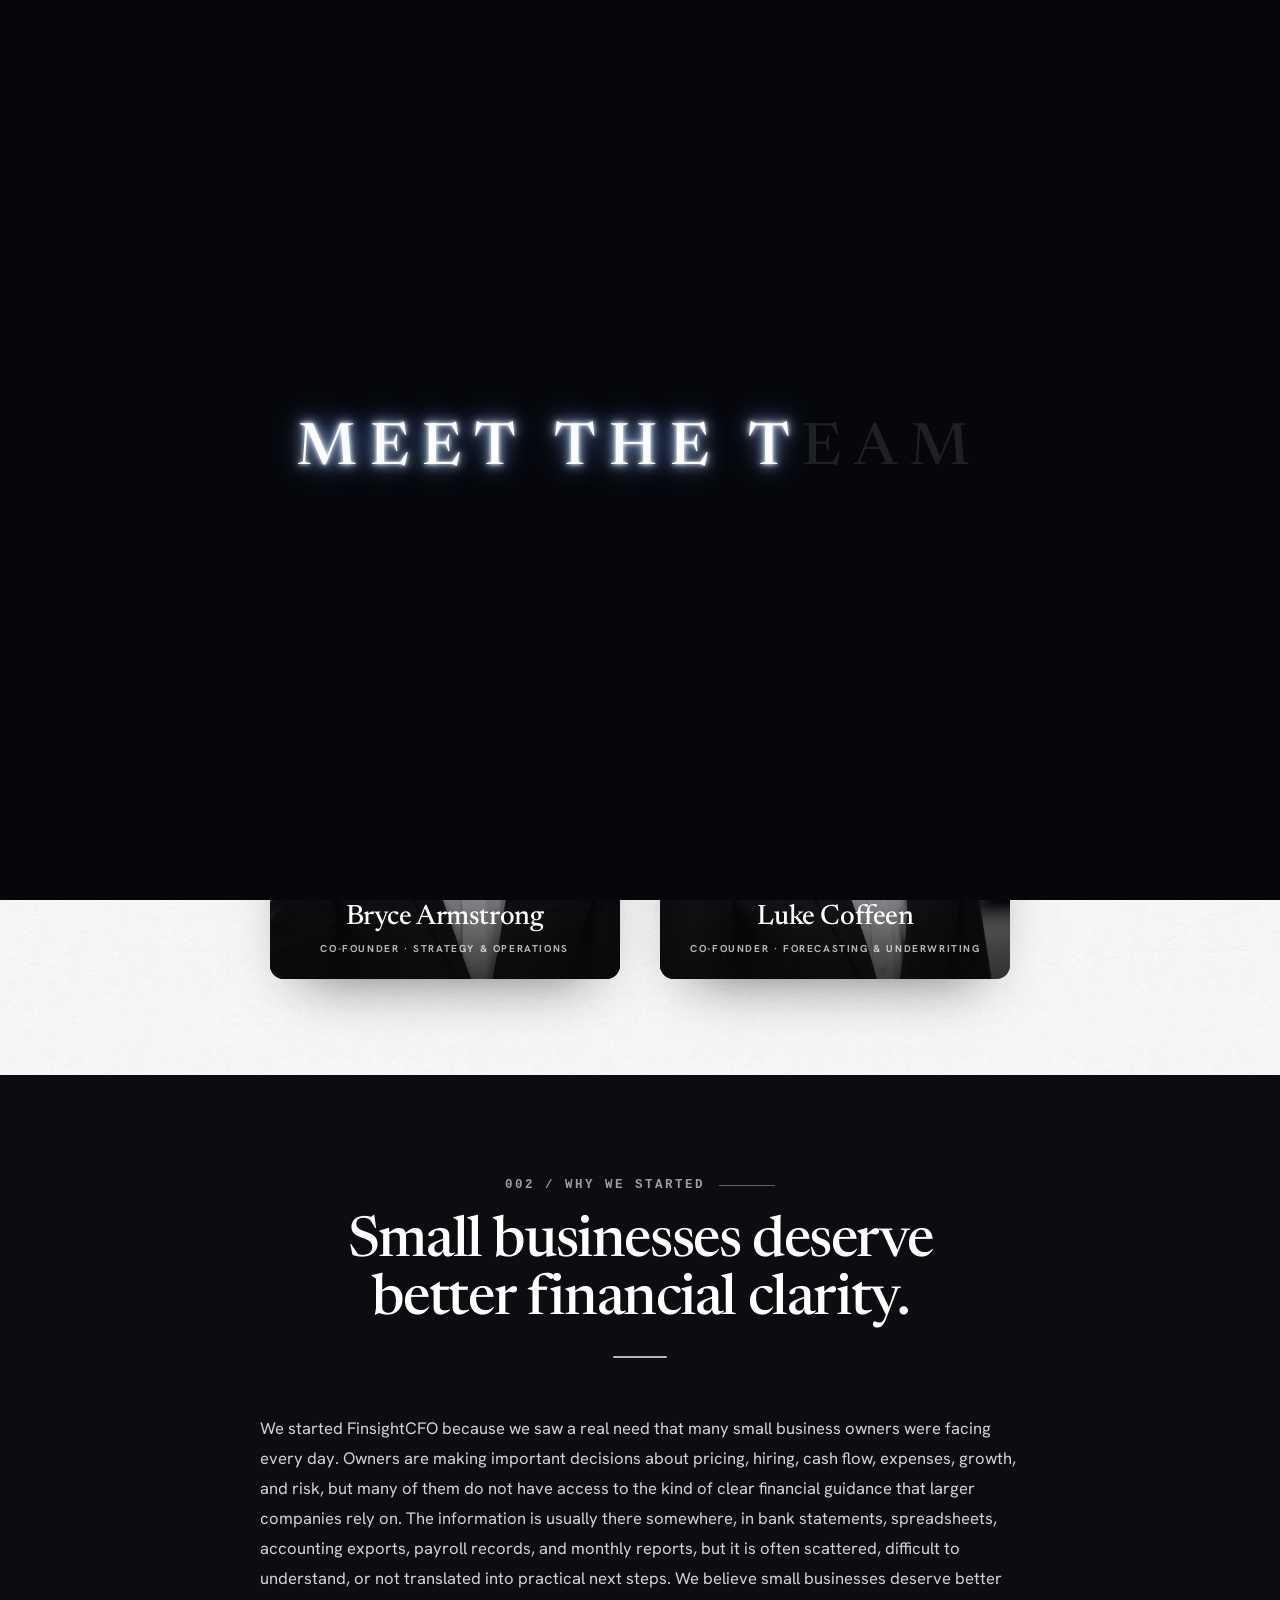
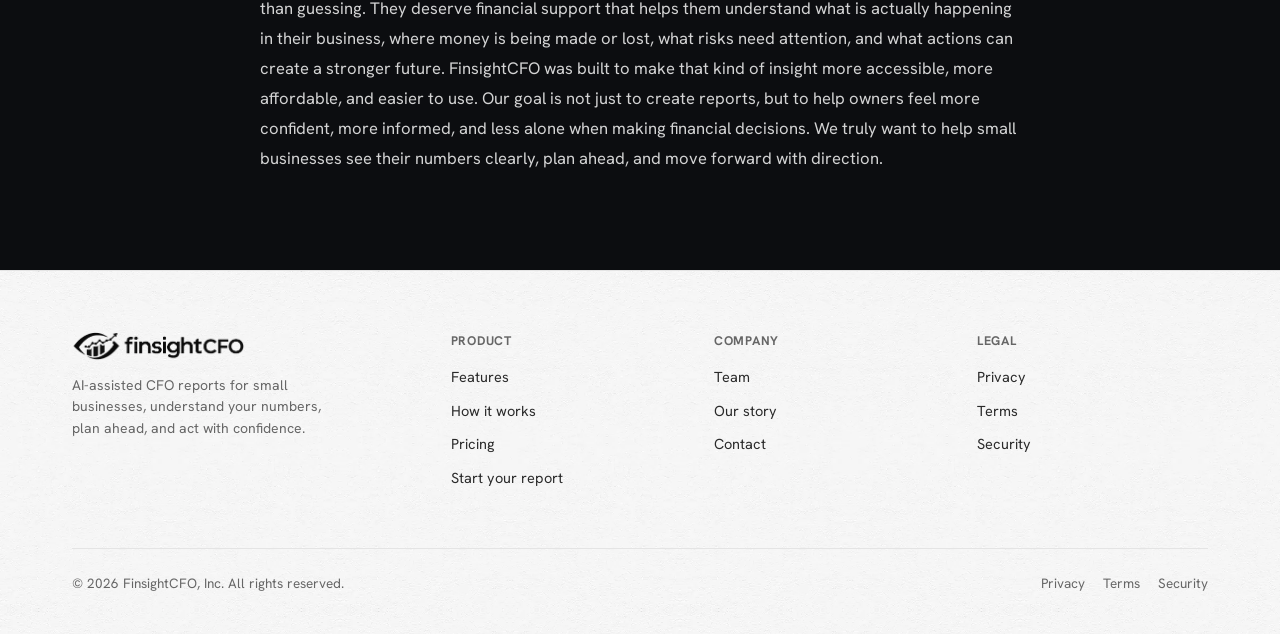
<file: team.html>
<!DOCTYPE html>
<html lang="en">
<head>
  <meta charset="UTF-8" />
  <meta name="viewport" content="width=device-width, initial-scale=1.0" />
  <meta name="description" content="Meet the founders of FinsightCFO - Bryce Armstrong and Luke Coffeen - and why they built AI-assisted, CFO-level financial support for small businesses." />
  <title>FinsightCFO - Our Founders</title>
  <link rel="canonical" href="https://finsightcfo.org/team.html" />
  <!-- Social sharing (Open Graph + Twitter) -->
  <meta property="og:type" content="website" />
  <meta property="og:site_name" content="FinsightCFO" />
  <meta property="og:title" content="FinsightCFO - Our Founders" />
  <meta property="og:description" content="Why Bryce Armstrong and Luke Coffeen built FinsightCFO - institutional-level CFO support, made affordable for small businesses." />
  <meta property="og:url" content="https://finsightcfo.org/team.html" />
  <meta property="og:image" content="https://finsightcfo.org/assets/founders-hero.png" />
  <meta name="twitter:card" content="summary_large_image" />
  <meta name="twitter:title" content="FinsightCFO - Our Founders" />
  <meta name="twitter:description" content="Why Bryce Armstrong and Luke Coffeen built FinsightCFO." />
  <meta name="twitter:image" content="https://finsightcfo.org/assets/founders-hero.png" />
  <link rel="icon" type="image/png" href="assets/logo-mark.png" />
  <link rel="preconnect" href="https://fonts.googleapis.com" />
  <link rel="preconnect" href="https://fonts.gstatic.com" crossorigin />
  <link href="https://fonts.googleapis.com/css2?family=Newsreader:ital,opsz,wght@0,6..72,400;0,6..72,500;0,6..72,600;1,6..72,400;1,6..72,500;1,6..72,600&family=Hanken+Grotesk:wght@400;500;600;700&display=swap" rel="stylesheet" />
  <link rel="stylesheet" href="css/style.css" />
  <style>
    /* ===== Black & white theme (scoped to the team page) ===== */
    body { --accent: #141414; --accent-press: #000; --accent-soft: #F0F0F0; }

    /* ===== Editorial labels ===== */
    .elabel {
      display: inline-flex; align-items: center; gap: 14px;
      font-family: var(--mono); font-size: 12.5px; font-weight: 600;
      letter-spacing: .2em; text-transform: uppercase; color: var(--ink-3);
    }
    .elabel .ln { width: 56px; height: 1px; background: var(--ink-4); opacity: .9; }
    section[id] { scroll-margin-top: 84px; }

    /* ===== Scroll reveal ===== */
    body.reveal-on [data-reveal] { opacity: 0; transform: translateY(26px); transition: opacity .7s cubic-bezier(.2,.7,.2,1), transform .7s cubic-bezier(.2,.7,.2,1); }
    body.reveal-on [data-reveal].in { opacity: 1; transform: none; }

    /* ===== Story (horizontal, full-width band) ===== */
    .estory-sec { background: #0c0d10; color: #fff; }
    .estory-head { text-align: center; max-width: 760px; margin: 0 auto; }
    .estory-head .elabel { justify-content: center; color: rgba(255,255,255,.6); }
    .estory-head .elabel .ln { background: rgba(255,255,255,.4); }
    .estory-head h2 {
      font-family: var(--serif); font-weight: 500; color: #fff;
      font-size: clamp(32px, 4.4vw, 58px); line-height: 1.02; letter-spacing: -.025em; margin: 20px auto 0; max-width: 18ch;
    }
    .estory-head .rule { width: 54px; height: 2px; background: rgba(255,255,255,.7); border-radius: 2px; margin: 26px auto 0; }
    .estory-prose { max-width: 760px; margin: clamp(36px, 5vw, 56px) auto 0; }
    .estory-prose p { font-size: clamp(16px, 1.3vw, 19px); line-height: 1.8; color: rgba(255,255,255,.82); margin: 0; text-wrap: pretty; }

    /* ===== 003 - Interactive founder profiles ===== */
    /* ===== 003 - Meet the founders (editorial team cards) ===== */
    .founders-sec { padding-top: clamp(120px, 16vh, 180px); }
    .team-head { text-align: center; max-width: 720px; margin: 0 auto; }
    .team-head .elabel { justify-content: center; }
    .team-h { font-family: var(--serif); font-weight: 500; font-size: clamp(30px, 4vw, 50px); line-height: 1.02; letter-spacing: -.025em; margin: 18px auto 0; max-width: 16ch; }
    .team-intro { color: var(--ink-2); font-size: clamp(16px, 1.25vw, 18px); line-height: 1.72; margin: 20px auto 0; max-width: 52ch; }

    .team-grid { display: grid; grid-template-columns: repeat(2, minmax(0, 350px)); justify-content: center; gap: clamp(26px, 3.2vw, 48px); margin-top: clamp(46px, 6vw, 78px); }

    /* ---- Flip cards: photo on the front, bio on the back (hover or tap) ---- */
    .tcard { perspective: 1600px; }
    .tcard-flip { position: relative; width: 100%; aspect-ratio: 4 / 5; transform-style: preserve-3d;
      transition: transform .85s cubic-bezier(.4, .1, .2, 1); cursor: pointer;
      box-shadow: 0 28px 56px -32px rgba(18, 20, 26, .65); border-radius: 14px; }
    .tcard:hover .tcard-flip, .tcard.flipped .tcard-flip { transform: rotateY(180deg); }
    .tcard-flip:focus-visible { outline: 2px solid var(--ink); outline-offset: 6px; }

    .tcard-face { position: absolute; inset: 0; border-radius: 14px; overflow: hidden;
      -webkit-backface-visibility: hidden; backface-visibility: hidden; }

    /* only the face you can see receives clicks (prevents the front caption from
       swallowing taps on the back, e.g. the LinkedIn link) */
    .tcard-back { pointer-events: none; }
    .tcard:hover .tcard-back, .tcard.flipped .tcard-back { pointer-events: auto; }
    .tcard:hover .tcard-front, .tcard.flipped .tcard-front { pointer-events: none; }

    /* front */
    .tcard-front { background: #1a1c20; }
    .tcard-front img { width: 100%; height: 100%; object-fit: cover; object-position: center 22%; display: block;
      filter: grayscale(1) contrast(1.06) brightness(.97); }
    .tcard-front::after { content: ""; position: absolute; inset: 0; pointer-events: none;
      background: linear-gradient(to top, rgba(10, 11, 14, .78) 0%, rgba(10, 11, 14, .12) 38%, rgba(10, 11, 14, 0) 60%); }
    .tcard-cap { position: absolute; left: 0; right: 0; bottom: 0; padding: 22px 20px; text-align: center; z-index: 1; }
    .tcard-name { font-family: var(--serif); font-weight: 500; font-size: clamp(22px, 2.3vw, 28px); letter-spacing: -.015em; color: #fff; margin: 0; line-height: 1.08; }
    .tcard-role { font-size: 10px; font-weight: 700; letter-spacing: .16em; text-transform: uppercase; color: rgba(255,255,255,.7); margin: 9px 0 0; }
    .tcard-hint { position: absolute; top: 14px; right: 14px; z-index: 1; font-size: 9.5px; font-weight: 700; letter-spacing: .14em;
      text-transform: uppercase; color: rgba(255,255,255,.78); background: rgba(0,0,0,.35); border: 1px solid rgba(255,255,255,.3);
      border-radius: 30px; padding: 5px 11px; backdrop-filter: blur(4px); transition: opacity .3s ease; }
    .tcard:hover .tcard-hint, .tcard.flipped .tcard-hint { opacity: 0; }

    /* back: bio in black Times New Roman */
    .tcard-back { transform: rotateY(180deg); background: #fff; border: 1px solid var(--line);
      display: flex; flex-direction: column; padding: clamp(22px, 2.4vw, 30px); text-align: left;
      font-family: "Times New Roman", Times, serif; color: #000; overflow-y: auto; }
    .tcard-back h3 { font-family: "Times New Roman", Times, serif; font-weight: 700; font-size: clamp(20px, 2vw, 25px);
      letter-spacing: 0; line-height: 1.1; margin: 0; color: #000; }
    .tcard-back .tcard-back-role { font-family: "Times New Roman", Times, serif; font-style: italic; font-size: 13.5px;
      color: #222; margin: 5px 0 0; }
    .tcard-back .rule-sm { width: 38px; height: 2px; background: #000; margin: 13px 0 14px; }
    .tcard-back p { font-family: "Times New Roman", Times, serif; font-size: clamp(13.5px, 1vw, 15px); line-height: 1.5;
      color: #000; margin: 0 0 11px; }
    .tcard-back p:last-child { margin-bottom: 0; }
    .tcard-back .tcard-link { font-family: "Times New Roman", Times, serif; font-size: 14px; color: #000; text-decoration: underline;
      text-underline-offset: 3px; margin-top: auto; padding-top: 14px; display: inline-block; position: relative; z-index: 2; cursor: pointer; }

    /* ===== Responsive ===== */
    @media (max-width: 860px) {
      .team-grid { grid-template-columns: repeat(2, minmax(0, 1fr)); gap: 20px; }
    }
    @media (max-width: 560px) {
      .team-grid { grid-template-columns: 1fr; max-width: 360px; margin-left: auto; margin-right: auto; }
    }
    @media (prefers-reduced-motion: reduce) {
      body.reveal-on [data-reveal] { opacity: 1 !important; transform: none !important; transition: none !important; }
      .tcard-flip { transition: none !important; }
    }

    /* ===== Team gate (minimal: dramatic lightning strike across the words) ===== */
    #teamGate { position: fixed; inset: 0; z-index: 9999; overflow: hidden;
      background: #06070a; display: flex; align-items: center; justify-content: center; will-change: opacity; }
    #teamGate.gate-hide { animation: gateOut .6s ease forwards; }
    @keyframes gateOut { to { opacity: 0; visibility: hidden; } }

    .gate-stage { position: relative; display: inline-block; padding: 0 24px; }
    .gate-word { position: relative; margin: 0; text-align: center; z-index: 1;
      font-family: var(--serif); font-weight: 500; text-transform: uppercase;
      font-size: clamp(20px, 5vw, 58px); letter-spacing: clamp(.12em, 1vw, .24em); line-height: 1;
      white-space: nowrap; }
    /* each letter lights up individually; the glow hugs the letter shapes, no box */
    .gate-word .ltr { display: inline-block; color: rgba(255, 255, 255, .10);
      transition: color .12s ease, text-shadow .12s ease; }
    .gate-word .ltr.lit {
      color: #fbfdff;
      text-shadow:
        0 0 4px rgba(255, 255, 255, 1),
        0 0 11px rgba(200, 224, 255, .95),
        0 0 22px rgba(140, 185, 255, .75),
        0 0 40px rgba(96, 150, 255, .5);
    }
    .gate-word .ltr.flick { animation: ltrFlick .14s ease 1; }
    @keyframes ltrFlick { 50% { opacity: .45; } }

    /* the jagged bolt, streaks across the FULL width of the screen */
    .gate-bolt { position: absolute; left: 0; top: 50%; transform: translateY(-50%);
      width: 100vw; height: 56vh; overflow: visible; pointer-events: none; z-index: 2; }
    .gate-bolt path {
      fill: none; stroke: #f2f7ff; stroke-width: 2.2; stroke-linecap: round; stroke-linejoin: round;
      filter: drop-shadow(0 0 3px rgba(255,255,255,.95)) drop-shadow(0 0 9px rgba(150,190,255,.9)) drop-shadow(0 0 22px rgba(80,140,255,.7));
      stroke-dasharray: .1 2; stroke-dashoffset: .1; opacity: 0;
      animation: boltTravel 1.5s cubic-bezier(.5, .02, .45, 1) .3s forwards;
    }
    .gate-bolt .branch { stroke-width: 1.4; opacity: 0;
      animation: boltTravel 1.5s cubic-bezier(.5, .02, .45, 1) .34s forwards; }
    @keyframes boltTravel {
      0%   { stroke-dashoffset: .1; opacity: 0; }
      4%   { opacity: 1; }
      26%  { opacity: .4; } 29% { opacity: 1; }    /* flicker */
      50%  { stroke-dashoffset: -.5; }
      53%  { opacity: .45; } 56% { opacity: 1; }   /* flicker */
      90%  { opacity: 1; }
      100% { stroke-dashoffset: -1.1; opacity: 0; }
    }

    /* faint ambient flash as the bolt cracks across (broad, not a box around the text) */
    .gate-flash { position: absolute; inset: 0; pointer-events: none; mix-blend-mode: screen; opacity: 0;
      background: radial-gradient(160% 120% at 50% 50%, rgba(170,200,255,.22), rgba(120,170,255,0) 70%);
      animation: gateFlash 1.5s ease .3s forwards; }
    @keyframes gateFlash {
      0%, 18% { opacity: 0; }
      24% { opacity: .5; } 30% { opacity: .08; }    /* first crack */
      52% { opacity: .12; } 55% { opacity: .55; } 60% { opacity: .06; }   /* mid surge */
      85% { opacity: .1; } 92% { opacity: .7; }     /* strike across */
      100% { opacity: 0; }
    }

    body.gate-lock { overflow: hidden; }
    @media (prefers-reduced-motion: reduce) {
      .gate-word .ltr { color: #fbfdff; transition: none; }
      .gate-bolt, .gate-flash { display: none; }
    }
  </style>
</head>
<body>

<!-- ======= TEAM GATE (minimal: dramatic lightning strike, auto-reveals) ======= -->
<div id="teamGate" role="presentation" aria-hidden="true">
  <svg class="gate-bolt" viewBox="0 0 1000 200" preserveAspectRatio="none" aria-hidden="true">
    <path pathLength="1" d="M0,100 L62,60 L96,124 L168,44 L206,132 L300,52 L342,128 L440,36 L486,130 L582,50 L626,126 L724,40 L770,128 L864,58 L908,120 L958,80 L1000,102" />
    <path class="branch" pathLength="1" d="M440,36 L470,2 M486,130 L516,168 M724,40 L756,8" />
  </svg>
  <div class="gate-stage">
    <p class="gate-word" id="gateWord">Meet the team</p>
  </div>
  <div class="gate-flash" aria-hidden="true"></div>
</div>

<!-- ======= NAV ======= -->
<header class="nav" aria-label="Site header">
  <div class="wrap nav-in">
    <a href="index.html" class="logo">
      <img src="assets/logo-black.webp" class="logo-img" alt="FinsightCFO" />
    </a>
    <nav class="nav-links" aria-label="Main navigation">
      <a href="index.html#features">Features</a>
      <a href="index.html#how">How it works</a>
      <a href="index.html#platform">The report</a>
      <a href="index.html#pricing">Pricing</a>
      <a href="team.html" class="active">Team</a>
    </nav>
    <div class="nav-right">
      <a href="start.html" class="btn btn--dark btn--sm">Start your report</a>
      <button class="nav-toggle" id="navToggle" aria-label="Open menu" aria-expanded="false" aria-controls="mobileMenu">☰</button>
    </div>
  </div>
  <div class="mobile-menu" id="mobileMenu" role="navigation" aria-label="Mobile navigation">
    <a href="index.html#features">Features</a>
    <a href="index.html#how">How it works</a>
    <a href="index.html#platform">The report</a>
    <a href="index.html#pricing">Pricing</a>
    <a href="team.html">Team</a>
    <a href="start.html">Start your report →</a>
  </div>
</header>

<!-- ======= 001, MEET THE FOUNDERS ======= -->
<section class="section founders-sec" id="founders" aria-labelledby="meet-heading">
  <div class="wrap">
    <div class="team-head" data-reveal>
      <span class="elabel">001 / Our founders<span class="ln" aria-hidden="true"></span></span>
      <h2 id="meet-heading" class="team-h">The people behind FinsightCFO.</h2>
      <p class="team-intro">Two operators who pair real CFO-style thinking with AI-assisted analysis, on a shared mission to make institutional-grade finance accessible.</p>
    </div>

    <div class="team-grid" data-reveal>

      <!-- Bryce -->
      <article class="tcard">
        <div class="tcard-flip" tabindex="0" role="button" aria-label="Bryce Armstrong, hover or tap to read bio">
          <div class="tcard-face tcard-front">
            <img src="assets/founder-bryce.webp" alt="Bryce Armstrong, Co-Founder of FinsightCFO" loading="lazy" decoding="async" />
            <span class="tcard-hint">Read bio</span>
            <div class="tcard-cap">
              <h3 class="tcard-name">Bryce Armstrong</h3>
              <p class="tcard-role">Co-Founder · Strategy &amp; Operations</p>
            </div>
          </div>
          <div class="tcard-face tcard-back">
            <h3>Bryce Armstrong</h3>
            <p class="tcard-back-role">Co-Founder · Economics, Arizona State University</p>
            <div class="rule-sm" aria-hidden="true"></div>
            <p>Bryce studied Economics at Arizona State, building a foundation in markets and how financial systems shape growth. Growing up around small businesses, he saw firsthand how hard it is for owners to manage cash flow, payroll, and planning while running the company.</p>
            <p>He believes owners need more than software, they need clear guidance and the CFO-level thinking larger companies rely on. At FinsightCFO he leads customer strategy, operations, and financial clarity, using AI to turn messy data into practical next steps.</p>
            <a class="tcard-link" href="https://www.linkedin.com/in/bryce-armstrong-4692a2280/" target="_blank" rel="noopener">Connect on LinkedIn &rarr;</a>
          </div>
        </div>
      </article>

      <!-- Luke -->
      <article class="tcard">
        <div class="tcard-flip" tabindex="0" role="button" aria-label="Luke Coffeen, hover or tap to read bio">
          <div class="tcard-face tcard-front">
            <img src="assets/founder-luke.webp" alt="Luke Coffeen, Co-Founder of FinsightCFO" loading="lazy" decoding="async" />
            <span class="tcard-hint">Read bio</span>
            <div class="tcard-cap">
              <h3 class="tcard-name">Luke Coffeen</h3>
              <p class="tcard-role">Co-Founder · Forecasting &amp; Underwriting</p>
            </div>
          </div>
          <div class="tcard-face tcard-back">
            <h3>Luke Coffeen</h3>
            <p class="tcard-back-role">Co-Founder · Financial Planning &amp; Real Estate, W. P. Carey</p>
            <div class="rule-sm" aria-hidden="true"></div>
            <p>Luke studied Financial Planning and Real Estate at ASU's W. P. Carey School, building deep experience in financial modeling, underwriting, forecasting, and evaluating business opportunities.</p>
            <p>His work centers on understanding risk and translating complex numbers into practical decisions. At FinsightCFO he leads forecasting logic, underwriting discipline, and cash flow visibility, using AI to make sophisticated financial thinking more accessible.</p>
            <a class="tcard-link" href="https://www.linkedin.com/in/lukecoffeen/" target="_blank" rel="noopener">Connect on LinkedIn &rarr;</a>
          </div>
        </div>
      </article>

    </div>


  </div>
</section>

<!-- ======= 002, WHY WE STARTED (horizontal, full-width band) ======= -->
<section class="section estory-sec" aria-labelledby="story-heading">
  <div class="wrap">
    <div class="estory-head" data-reveal>
      <span class="elabel">002 / Why we started<span class="ln" aria-hidden="true"></span></span>
      <h2 id="story-heading">Small businesses deserve better financial clarity.</h2>
      <div class="rule" aria-hidden="true"></div>
    </div>
    <div class="estory-prose" data-reveal>
      <p>We started FinsightCFO because we saw a real need that many small business owners were facing every day. Owners are making important decisions about pricing, hiring, cash flow, expenses, growth, and risk, but many of them do not have access to the kind of clear financial guidance that larger companies rely on. The information is usually there somewhere, in bank statements, spreadsheets, accounting exports, payroll records, and monthly reports, but it is often scattered, difficult to understand, or not translated into practical next steps. We believe small businesses deserve better than guessing. They deserve financial support that helps them understand what is actually happening in their business, where money is being made or lost, what risks need attention, and what actions can create a stronger future. FinsightCFO was built to make that kind of insight more accessible, more affordable, and easier to use. Our goal is not just to create reports, but to help owners feel more confident, more informed, and less alone when making financial decisions. We truly want to help small businesses see their numbers clearly, plan ahead, and move forward with direction.</p>
    </div>
  </div>
</section>


<!-- ======= FOOTER ======= -->
<footer class="footer" aria-label="Site footer">
  <div class="wrap">
    <div class="foot-grid">
      <div class="foot-brand">
        <a href="index.html" class="logo">
          <img src="assets/logo-black.webp" class="logo-img logo-img--foot" alt="FinsightCFO" />
        </a>
        <p>AI-assisted CFO reports for small businesses, understand your numbers, plan ahead, and act with confidence.</p>
      </div>
      <div class="foot-col">
        <h4>Product</h4>
        <a href="index.html#features">Features</a>
        <a href="index.html#how">How it works</a>
        <a href="index.html#pricing">Pricing</a>
        <a href="start.html">Start your report</a>
      </div>
      <div class="foot-col">
        <h4>Company</h4>
        <a href="team.html">Team</a>
        <a href="team.html">Our story</a>
        <a href="mailto:contact@finsightcfo.org">Contact</a>
      </div>
      <div class="foot-col">
        <h4>Legal</h4>
        <a href="privacy.html">Privacy</a>
        <a href="terms.html">Terms</a>
        <a href="privacy.html#security">Security</a>
      </div>
    </div>
    <div class="foot-bottom">
      <span>© 2026 FinsightCFO, Inc. All rights reserved.</span>
      <span class="foot-legal">
        <a href="privacy.html">Privacy</a>
        <a href="terms.html">Terms</a>
        <a href="privacy.html#security">Security</a>
      </span>
    </div>
  </div>
</footer>

<script>
  // Mobile menu toggle
  const navToggle = document.getElementById('navToggle');
  const mobileMenu = document.getElementById('mobileMenu');
  navToggle.addEventListener('click', function () {
    const isOpen = mobileMenu.classList.toggle('open');
    navToggle.setAttribute('aria-expanded', isOpen);
    navToggle.textContent = isOpen ? '✕' : '☰';
  });
  mobileMenu.querySelectorAll('a').forEach(function (a) {
    a.addEventListener('click', function () {
      mobileMenu.classList.remove('open');
      navToggle.setAttribute('aria-expanded', 'false');
      navToggle.textContent = '☰';
    });
  });

  // Team gate: the bolt streaks across; each letter lights as it passes, then the screen fades
  (function () {
    var gate = document.getElementById('teamGate');
    if (!gate) return;
    document.body.classList.add('gate-lock');
    window.scrollTo(0, 0);
    var reduce = window.matchMedia && window.matchMedia('(prefers-reduced-motion: reduce)').matches;

    // Split the word into individual letters so the glow hugs each one (no surrounding box)
    var word = document.getElementById('gateWord');
    var letters = [];
    if (word) {
      var text = word.textContent;
      word.textContent = '';
      for (var i = 0; i < text.length; i++) {
        var ch = text[i];
        if (ch === ' ') { word.appendChild(document.createTextNode(' ')); continue; }
        var s = document.createElement('span');
        s.className = 'ltr';
        s.textContent = ch;
        word.appendChild(s);
        letters.push(s);
      }
    }

    // Light each letter in turn, timed to the bolt crossing (bolt: .3s delay, 1.5s travel)
    if (!reduce && letters.length) {
      var START = 360, SPAN = 1340;
      letters.forEach(function (s, idx) {
        var t = START + (idx / (letters.length - 1)) * SPAN;
        setTimeout(function () {
          s.classList.add('lit', 'flick');
          setTimeout(function () { s.classList.remove('flick'); }, 150);
        }, t);
      });
    } else if (letters.length) {
      letters.forEach(function (s) { s.classList.add('lit'); });
    }

    function enter() {
      gate.classList.add('gate-hide');
      document.body.classList.remove('gate-lock');
      setTimeout(function () { if (gate.parentNode) gate.parentNode.removeChild(gate); }, 700);
    }
    // bolt strikes through the final "M" ~1.8s; fade out just after
    setTimeout(enter, reduce ? 350 : 1920);
  })();

  // Founder flip cards: hover flips them (CSS); click/tap/keyboard also toggles for touch + a11y
  (function () {
    var cards = Array.prototype.slice.call(document.querySelectorAll('.tcard'));
    cards.forEach(function (card) {
      var flip = card.querySelector('.tcard-flip');
      if (!flip) return;
      flip.addEventListener('click', function (e) {
        if (e.target.closest('.tcard-link')) return; // let the LinkedIn link open normally
        card.classList.toggle('flipped');
      });
      flip.addEventListener('keydown', function (e) {
        if (e.key === 'Enter' || e.key === ' ') { e.preventDefault(); card.classList.toggle('flipped'); }
      });
    });
  })();

  // Gentle scroll reveal
  (function () {
    document.body.classList.add('reveal-on');
    var els = Array.prototype.slice.call(document.querySelectorAll('[data-reveal]'));
    if (!('IntersectionObserver' in window)) { els.forEach(function (e) { e.classList.add('in'); }); return; }
    var io = new IntersectionObserver(function (entries) {
      entries.forEach(function (en) {
        if (en.isIntersecting) { en.target.classList.add('in'); io.unobserve(en.target); }
      });
    }, { threshold: 0.12, rootMargin: '0px 0px -8% 0px' });
    els.forEach(function (e) { io.observe(e); });
  })();

  // Pre-fill sign-up emails so the compose window opens ready to send, not blank
  (function () {
    var PRIVACY = '(No need to include passwords, bank logins, or Social Security numbers.)';
    var body =
      "Hi FinsightCFO team,\r\n\r\nI'd like to get started on a financial report.\r\n\r\n" +
      "About my business:\r\n- Business name:\r\n- What we do:\r\n- The main question I want answered:\r\n\r\n" +
      "I'll attach the financial files I have, which may include my profit & loss statement, balance sheet, cash flow statement, bank statements, revenue/expense reports, and any QuickBooks, Excel, or CSV exports.\r\n\r\n" +
      PRIVACY + "\r\n\r\nThanks!";
    document.querySelectorAll('a[href^="mailto:contact@finsightcfo.org"]').forEach(function (a) {
      var href = a.getAttribute('href');
      if (href.indexOf('body=') > -1) return;
      var qIndex = href.indexOf('?');
      if (qIndex === -1) {
        a.setAttribute('href', href + '?subject=' + encodeURIComponent('FinsightCFO, General inquiry'));
        return;
      }
      a.setAttribute('href', href + '&body=' + encodeURIComponent(body));
    });
  })();

  // Floating nav: gains a soft background once you scroll off the hero/top
  (function () {
    var nav = document.querySelector('.nav');
    if (!nav) return;
    function onScroll() { nav.classList.toggle('is-scrolled', window.scrollY > 30); }
    window.addEventListener('scroll', onScroll, { passive: true });
    onScroll();
  })();
</script>
</body>
</html>
</file>
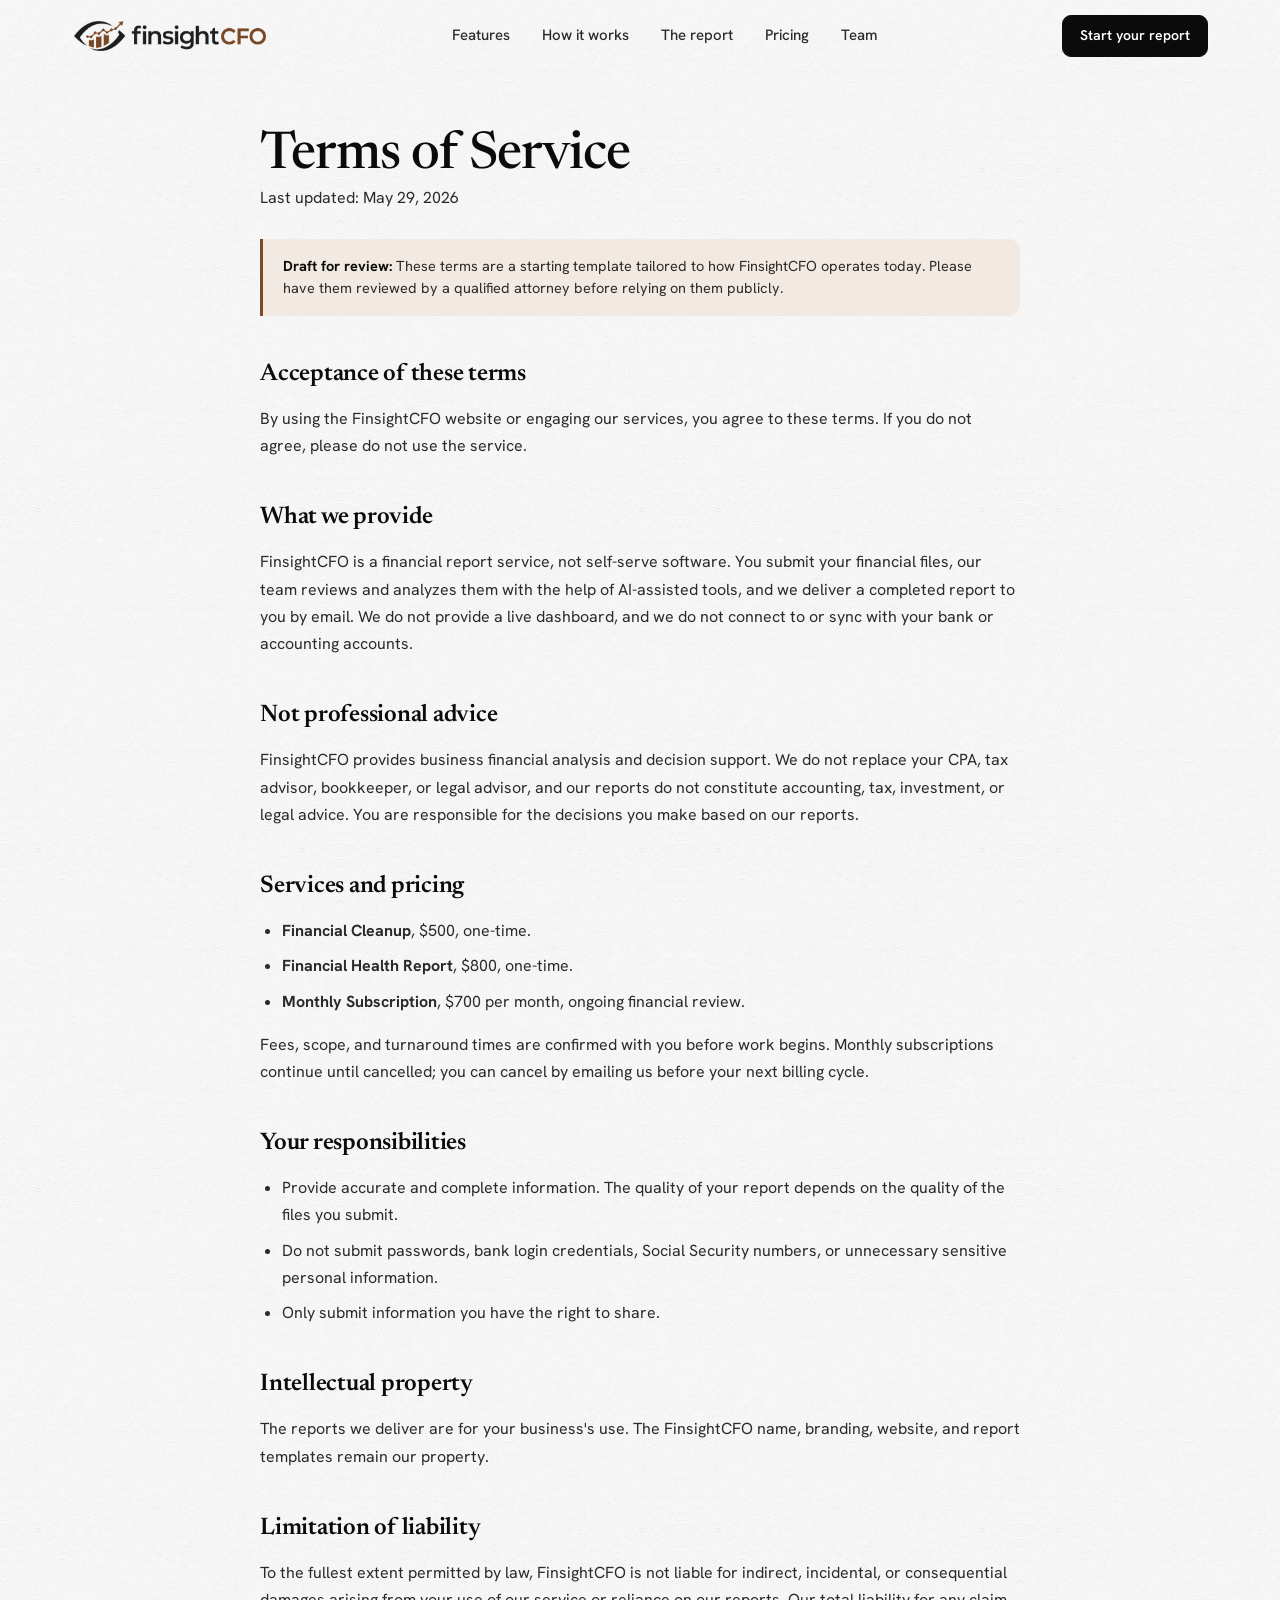
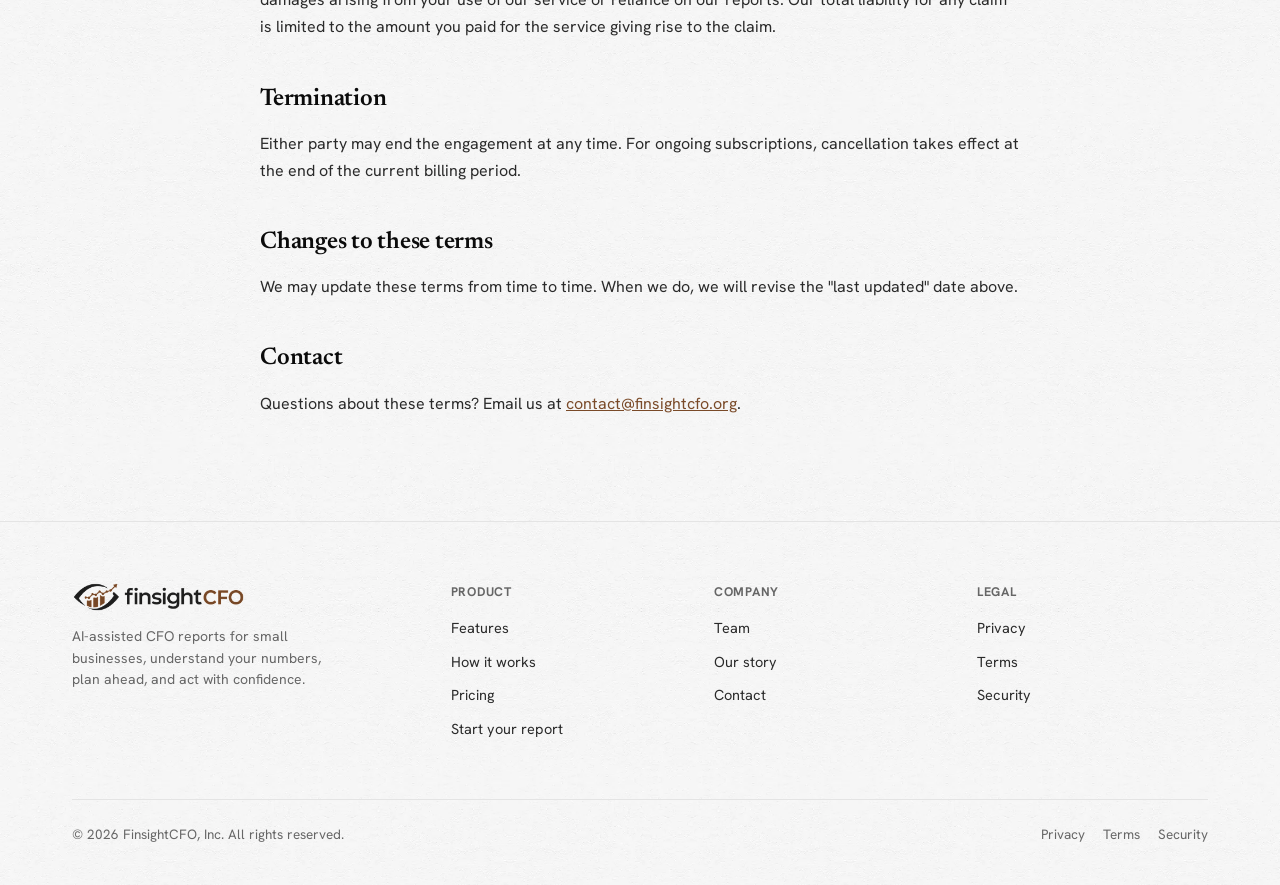
<file: terms.html>
<!DOCTYPE html>
<html lang="en">
<head>
  <meta charset="UTF-8" />
  <meta name="viewport" content="width=device-width, initial-scale=1.0" />
  <meta name="description" content="The terms that govern your use of FinsightCFO's financial report service." />
  <meta name="robots" content="noindex" />
  <title>FinsightCFO - Terms of Service</title>
  <link rel="canonical" href="https://finsightcfo.org/terms.html" />
  <link rel="icon" type="image/png" href="assets/logo-mark.png" />
  <link rel="preconnect" href="https://fonts.googleapis.com" />
  <link rel="preconnect" href="https://fonts.gstatic.com" crossorigin />
  <link href="https://fonts.googleapis.com/css2?family=Newsreader:ital,opsz,wght@0,6..72,400;0,6..72,500;0,6..72,600;1,6..72,400;1,6..72,500;1,6..72,600&family=Hanken+Grotesk:wght@400;500;600;700&display=swap" rel="stylesheet" />
  <link rel="stylesheet" href="css/style.css" />
</head>
<body>

<!-- ======= NAV ======= -->
<header class="nav" aria-label="Site header">
  <div class="wrap nav-in">
    <a href="index.html" class="logo">
      <img src="assets/logo.webp" class="logo-img" alt="FinsightCFO" />
    </a>
    <nav class="nav-links" aria-label="Main navigation">
      <a href="index.html#features">Features</a>
      <a href="index.html#how">How it works</a>
      <a href="index.html#platform">The report</a>
      <a href="index.html#pricing">Pricing</a>
      <a href="team.html">Team</a>
    </nav>
    <div class="nav-right">
      <a href="start.html" class="btn btn--dark btn--sm">Start your report</a>
      <button class="nav-toggle" id="navToggle" aria-label="Open menu" aria-expanded="false" aria-controls="mobileMenu">☰</button>
    </div>
  </div>
  <div class="mobile-menu" id="mobileMenu" role="navigation" aria-label="Mobile navigation">
    <a href="index.html#features">Features</a>
    <a href="index.html#how">How it works</a>
    <a href="index.html#platform">The report</a>
    <a href="index.html#pricing">Pricing</a>
    <a href="team.html">Team</a>
    <a href="start.html">Start your report →</a>
  </div>
</header>

<!-- ======= LEGAL ======= -->
<section class="legal">
  <div class="wrap">
    <div class="legal-doc">
      <h1>Terms of Service</h1>
      <p class="legal-updated">Last updated: May 29, 2026</p>

      <div class="legal-note"><strong>Draft for review:</strong> These terms are a starting template tailored to how FinsightCFO operates today. Please have them reviewed by a qualified attorney before relying on them publicly.</div>

      <h2>Acceptance of these terms</h2>
      <p>By using the FinsightCFO website or engaging our services, you agree to these terms. If you do not agree, please do not use the service.</p>

      <h2>What we provide</h2>
      <p>FinsightCFO is a financial report service, not self-serve software. You submit your financial files, our team reviews and analyzes them with the help of AI-assisted tools, and we deliver a completed report to you by email. We do not provide a live dashboard, and we do not connect to or sync with your bank or accounting accounts.</p>

      <h2>Not professional advice</h2>
      <p>FinsightCFO provides business financial analysis and decision support. We do not replace your CPA, tax advisor, bookkeeper, or legal advisor, and our reports do not constitute accounting, tax, investment, or legal advice. You are responsible for the decisions you make based on our reports.</p>

      <h2>Services and pricing</h2>
      <ul>
        <li><strong>Financial Cleanup</strong>, $500, one-time.</li>
        <li><strong>Financial Health Report</strong>, $800, one-time.</li>
        <li><strong>Monthly Subscription</strong>, $700 per month, ongoing financial review.</li>
      </ul>
      <p>Fees, scope, and turnaround times are confirmed with you before work begins. Monthly subscriptions continue until cancelled; you can cancel by emailing us before your next billing cycle.</p>

      <h2>Your responsibilities</h2>
      <ul>
        <li>Provide accurate and complete information. The quality of your report depends on the quality of the files you submit.</li>
        <li>Do not submit passwords, bank login credentials, Social Security numbers, or unnecessary sensitive personal information.</li>
        <li>Only submit information you have the right to share.</li>
      </ul>

      <h2>Intellectual property</h2>
      <p>The reports we deliver are for your business's use. The FinsightCFO name, branding, website, and report templates remain our property.</p>

      <h2>Limitation of liability</h2>
      <p>To the fullest extent permitted by law, FinsightCFO is not liable for indirect, incidental, or consequential damages arising from your use of our service or reliance on our reports. Our total liability for any claim is limited to the amount you paid for the service giving rise to the claim.</p>

      <h2>Termination</h2>
      <p>Either party may end the engagement at any time. For ongoing subscriptions, cancellation takes effect at the end of the current billing period.</p>

      <h2>Changes to these terms</h2>
      <p>We may update these terms from time to time. When we do, we will revise the "last updated" date above.</p>

      <h2>Contact</h2>
      <p>Questions about these terms? Email us at <a href="mailto:contact@finsightcfo.org?subject=Terms%20question">contact@finsightcfo.org</a>.</p>
    </div>
  </div>
</section>

<!-- ======= FOOTER ======= -->
<footer class="footer" aria-label="Site footer">
  <div class="wrap">
    <div class="foot-grid">
      <div class="foot-brand">
        <a href="index.html" class="logo">
          <img src="assets/logo.webp" class="logo-img logo-img--foot" alt="FinsightCFO" />
        </a>
        <p>AI-assisted CFO reports for small businesses, understand your numbers, plan ahead, and act with confidence.</p>
      </div>
      <div class="foot-col">
        <h4>Product</h4>
        <a href="index.html#features">Features</a>
        <a href="index.html#how">How it works</a>
        <a href="index.html#pricing">Pricing</a>
        <a href="start.html">Start your report</a>
      </div>
      <div class="foot-col">
        <h4>Company</h4>
        <a href="team.html">Team</a>
        <a href="team.html">Our story</a>
        <a href="mailto:contact@finsightcfo.org">Contact</a>
      </div>
      <div class="foot-col">
        <h4>Legal</h4>
        <a href="privacy.html">Privacy</a>
        <a href="terms.html">Terms</a>
        <a href="privacy.html#security">Security</a>
      </div>
    </div>
    <div class="foot-bottom">
      <span>© 2026 FinsightCFO, Inc. All rights reserved.</span>
      <span class="foot-legal">
        <a href="privacy.html">Privacy</a>
        <a href="terms.html">Terms</a>
        <a href="privacy.html#security">Security</a>
      </span>
    </div>
  </div>
</footer>

<script>
  // Mobile menu toggle
  const navToggle = document.getElementById('navToggle');
  const mobileMenu = document.getElementById('mobileMenu');
  navToggle.addEventListener('click', function () {
    const isOpen = mobileMenu.classList.toggle('open');
    navToggle.setAttribute('aria-expanded', isOpen);
    navToggle.textContent = isOpen ? '✕' : '☰';
  });
  mobileMenu.querySelectorAll('a').forEach(function (a) {
    a.addEventListener('click', function () {
      mobileMenu.classList.remove('open');
      navToggle.setAttribute('aria-expanded', 'false');
      navToggle.textContent = '☰';
    });
  });

  // Floating nav: gains a soft background once you scroll off the hero/top
  (function () {
    var nav = document.querySelector('.nav');
    if (!nav) return;
    function onScroll() { nav.classList.toggle('is-scrolled', window.scrollY > 30); }
    window.addEventListener('scroll', onScroll, { passive: true });
    onScroll();
  })();
</script>
</body>
</html>
</file>
<file: css/style.css>
/* === FinsightCFO - Shared Styles === */

:root {
  --ink: #0B0B0B;
  --ink-2: #2A2A2A;
  --ink-3: #666666;
  --ink-4: #C7C7C7;
  --line: #E4E4E4;
  --line-2: #EDEDED;
  --bg: #F4F5F6;
  --panel: #FFFFFF;
  --panel-2: #EAECEF;
  --accent: #7A4A28;
  --accent-press: #5E3920;
  --accent-soft: #F1E9E2;
  --badge: #0B0B0B;
  --btn: #0B0B0B;
  --btn-hover: #262626;
  --serif: "Newsreader", Georgia, serif;
  --sans: "Hanken Grotesk", -apple-system, BlinkMacSystemFont, "Segoe UI", sans-serif;
  --mono: "SFMono-Regular", ui-monospace, Menlo, Consolas, monospace;
  --maxw: 1200px;
  --shadow: 0 4px 16px -6px rgba(11, 11, 11, 0.12);
}

*, *::before, *::after { box-sizing: border-box; }
html { scroll-behavior: smooth; }

body {
  margin: 0;
  font-family: var(--sans);
  color: var(--ink);
  background-color: var(--bg);
  background-image: url("../assets/paper-texture.webp");
  background-size: 340px auto;
  font-size: 16px;
  line-height: 1.55;
  -webkit-font-smoothing: antialiased;
}

a { color: inherit; text-decoration: none; }
button { font-family: inherit; cursor: pointer; }

.wrap { max-width: var(--maxw); margin: 0 auto; padding: 0 32px; }
.serif { font-family: var(--serif); }
em.disp { font-style: italic; font-family: var(--serif); }

/* ---- Buttons ---- */
.btn {
  display: inline-flex;
  align-items: center;
  gap: 9px;
  border-radius: 11px;
  padding: 13px 22px;
  white-space: nowrap;
  font-size: 15px;
  font-weight: 600;
  border: 1px solid transparent;
  transition: background .15s, border-color .15s, color .15s, transform .15s;
}
/* Primary = near-black; sits on light backgrounds */
.btn--solid { background: var(--btn); color: #fff; border-color: var(--btn); }
.btn--solid:hover { background: var(--btn-hover); border-color: var(--btn-hover); }
.btn--ghost { background: #FFFFFF; color: var(--ink); border-color: #D7D7D7; }
.btn--ghost:hover { background: #F6F6F6; border-color: var(--ink-4); }
.btn--sm { padding: 9px 17px; font-size: 14px; border-radius: 9px; }
.btn--dark { background: var(--btn); color: #fff; border-color: var(--btn); }
.btn--dark:hover { background: var(--btn-hover); border-color: var(--btn-hover); }
/* Light = white pill for use ON dark surfaces (CTA band) so it stays visible */
.btn--light { background: #fff; color: var(--ink); border-color: #fff; }
.btn--light:hover { background: #EDEDED; border-color: #EDEDED; }
/* Primary button placed on a dark card (e.g. featured pricing) stays light */
.plan--feat .btn--solid { background: #fff; color: var(--ink); border-color: #fff; }
.plan--feat .btn--solid:hover { background: #EDEDED; border-color: #EDEDED; }

/* ---- Navigation ---- */
.nav {
  position: sticky;
  top: 0;
  z-index: 50;
  background: transparent;
  border-bottom: 1px solid transparent;
  transition: background .28s ease, border-color .28s ease, backdrop-filter .28s ease, box-shadow .28s ease;
}
.nav.is-scrolled {
  background: rgba(244, 245, 246, .82);
  backdrop-filter: blur(10px);
  -webkit-backdrop-filter: blur(10px);
  border-bottom-color: var(--line);
  box-shadow: 0 6px 24px -18px rgba(11, 11, 11, .5);
}
.nav-in {
  display: flex;
  align-items: center;
  justify-content: space-between;
  height: 72px;
}
.logo {
  display: flex;
  align-items: center;
  gap: 11px;
  font-family: var(--serif);
  font-size: 22px;
  font-weight: 600;
  letter-spacing: -.01em;
}
.logo-img { height: 34px; width: auto; display: block; }
.logo-img--foot { height: 30px; }

.nav-links { display: flex; align-items: center; gap: 32px; }
.nav-links a {
  font-size: 15px;
  color: var(--ink-2);
  font-weight: 500;
  position: relative;
  padding: 4px 0;
  white-space: nowrap;
  transition: color .15s;
}
.nav-links a:hover { color: var(--ink); }
.nav-links a.active { color: var(--accent); }
.nav-links a.active::after {
  content: "";
  position: absolute;
  left: 0;
  right: 0;
  bottom: -1px;
  height: 2px;
  background: var(--accent);
  border-radius: 2px;
}
.nav-right { display: flex; align-items: center; gap: 14px; }
.nav-toggle {
  display: none;
  border: 1px solid var(--line);
  background: var(--panel);
  border-radius: 9px;
  width: 42px;
  height: 42px;
  font-size: 18px;
  place-items: center;
  cursor: pointer;
}
.mobile-menu {
  display: none;
  border-top: 1px solid var(--line);
  background: var(--bg);
  padding: 14px 0;
}
.mobile-menu.open { display: block; }
.mobile-menu a {
  display: block;
  padding: 11px 32px;
  font-size: 16px;
  font-weight: 500;
  color: var(--ink-2);
  transition: color .15s;
}
.mobile-menu a:hover { color: var(--ink); }

/* ---- Section utilities ---- */
.section { padding: 96px 0; }
.section--alt {
  background-color: var(--panel-2);
  background-image: url("../assets/paper-texture.webp");
  background-size: 340px auto;
  background-blend-mode: multiply;
  border-top: 1px solid var(--line);
  border-bottom: 1px solid var(--line);
}
.eyebrow {
  font-size: 12.5px;
  font-weight: 700;
  letter-spacing: .12em;
  text-transform: uppercase;
  color: var(--accent);
}
.shead { max-width: 660px; }
.shead h2 {
  font-family: var(--serif);
  font-weight: 500;
  font-size: clamp(34px, 4.4vw, 52px);
  line-height: 1.04;
  letter-spacing: -.02em;
  margin: 14px 0 0;
}
.shead p { color: var(--ink-2); font-size: 18px; margin: 18px 0 0; max-width: 560px; }
.shead--center { margin: 0 auto; text-align: center; }
.shead--center p { margin-left: auto; margin-right: auto; }

/* ---- Steps (shared layout) ---- */
.steps { display: grid; grid-template-columns: repeat(3, 1fr); gap: 24px; margin-top: 52px; }
.step { position: relative; padding-top: 26px; border-top: 2px solid var(--ink); }
.step-n { font-family: var(--serif); font-size: 15px; font-weight: 600; color: var(--accent); letter-spacing: .04em; }
.step h3 {
  font-family: var(--serif);
  font-weight: 500;
  font-size: 24px;
  margin: 14px 0 10px;
  letter-spacing: -.01em;
}
.step p { color: var(--ink-2); font-size: 15.5px; margin: 0; }

/* ---- CTA Band ---- */
.cta { padding: 0 0 96px; }
.cta-card {
  background: var(--badge);
  border-radius: 24px;
  padding: 72px 56px;
  text-align: center;
  position: relative;
  overflow: hidden;
}
.cta-card::after {
  content: "";
  position: absolute;
  inset: 0;
  background-image: radial-gradient(rgba(255, 255, 255, .05) 1px, transparent 1px);
  background-size: 22px 22px;
  pointer-events: none;
}
.cta-card h2 {
  font-family: var(--serif);
  font-weight: 500;
  color: #FFFFFF;
  font-size: clamp(34px, 4.6vw, 54px);
  line-height: 1.04;
  letter-spacing: -.02em;
  margin: 0;
  position: relative;
}
.cta-card p {
  color: #B5B5B5;
  font-size: 18px;
  max-width: 540px;
  margin: 18px auto 32px;
  position: relative;
}
.cta-card .btn { position: relative; }
.cta-card .cbtns {
  position: relative;
  display: flex;
  gap: 14px;
  justify-content: center;
  flex-wrap: wrap;
}
.cta-card .btn--ghost {
  color: #ECECEC;
  border-color: rgba(255, 255, 255, .28);
  background: transparent;
}
.cta-card .btn--ghost:hover {
  background: rgba(255, 255, 255, .08);
  border-color: rgba(255, 255, 255, .5);
}

/* ---- Footer ---- */
.footer { border-top: 1px solid var(--line); padding: 60px 0 40px; }
.foot-grid { display: grid; grid-template-columns: 1.5fr 1fr 1fr 1fr; gap: 32px; }
.foot-brand p { color: var(--ink-3); font-size: 14px; max-width: 280px; margin: 14px 0 0; }
.foot-col h4 {
  font-size: 12.5px;
  font-weight: 700;
  letter-spacing: .06em;
  text-transform: uppercase;
  color: var(--ink-3);
  margin: 0 0 16px;
}
.foot-col a { display: block; color: var(--ink-2); font-size: 14.5px; margin-bottom: 11px; transition: color .15s; }
.foot-col a:hover { color: var(--accent); }
.foot-bottom {
  display: flex;
  justify-content: space-between;
  align-items: center;
  margin-top: 48px;
  padding-top: 24px;
  border-top: 1px solid var(--line);
  color: var(--ink-3);
  font-size: 13.5px;
  flex-wrap: wrap;
  gap: 12px;
}
.foot-legal { display: flex; gap: 18px; }
.foot-legal a { color: var(--ink-3); transition: color .15s; }
.foot-legal a:hover { color: var(--accent); }

/* ---- Legal pages ---- */
.legal { padding: 56px 0 88px; }
.legal-doc { max-width: 760px; margin: 0 auto; }
.legal-doc h1 { font-family: var(--serif); font-weight: 500; font-size: clamp(34px, 4.4vw, 52px); line-height: 1.05; letter-spacing: -.02em; margin: 0; }
.legal-updated { color: var(--ink-3); font-size: 14px; margin-top: 12px; }
.legal-note { margin: 28px 0 8px; background: var(--accent-soft); border-left: 3px solid var(--accent); border-radius: 0 12px 12px 0; padding: 16px 20px; font-size: 14.5px; color: var(--ink-2); line-height: 1.55; }
.legal-note strong { color: var(--ink); }
.legal-doc h2 { font-family: var(--serif); font-weight: 600; font-size: 24px; letter-spacing: -.01em; margin: 40px 0 12px; scroll-margin-top: 96px; }
.legal-doc p { color: var(--ink-2); font-size: 16px; line-height: 1.7; margin: 0 0 16px; }
.legal-doc ul { color: var(--ink-2); font-size: 16px; line-height: 1.7; margin: 0 0 16px; padding-left: 22px; }
.legal-doc li { margin-bottom: 8px; }
.legal-doc a { color: var(--accent); text-decoration: underline; }

/* ---- Responsive ---- */
@media (max-width: 900px) {
  .nav-links { display: none; }
  .nav-toggle { display: grid; }
  .foot-grid { grid-template-columns: 1fr 1fr; }
  .section { padding: 64px 0; }
  .cta-card { padding: 48px 26px; }
  .steps { grid-template-columns: 1fr; }
}
@media (max-width: 560px) {
  .wrap { padding: 0 20px; }
  .foot-grid { grid-template-columns: 1fr; }
}

/* ---- Polish: motion, focus, selection, scrollbar, type ---- */
::selection { background: rgba(122, 74, 40, .16); color: var(--ink); }
a:focus-visible, button:focus-visible, summary:focus-visible, [tabindex]:focus-visible {
  outline: 2px solid var(--accent); outline-offset: 3px; border-radius: 4px;
}
html { scrollbar-color: #cfcfcf transparent; }
::-webkit-scrollbar { width: 12px; height: 12px; }
::-webkit-scrollbar-thumb { background: #cfcfcf; background-clip: content-box; border: 3px solid transparent; border-radius: 10px; }
::-webkit-scrollbar-thumb:hover { background: #b4b4b4; background-clip: content-box; }

h1, h2 { text-wrap: balance; }
.shead p, .feat p, .step p { text-wrap: pretty; }

.btn { transition: background .15s, border-color .15s, color .15s, transform .15s, box-shadow .15s; }
.btn:hover { transform: translateY(-1px); }
.btn:active { transform: translateY(0); }
.btn--solid:hover, .btn--dark:hover { box-shadow: 0 8px 20px -8px rgba(11,11,11,.4); }

/* Gentle scroll reveal */
body.reveal-on [data-reveal] {
  opacity: 0; transform: translateY(24px);
  transition: opacity .7s cubic-bezier(.2,.7,.2,1), transform .7s cubic-bezier(.2,.7,.2,1);
}
body.reveal-on [data-reveal].in { opacity: 1; transform: none; }
@media (prefers-reduced-motion: reduce) {
  body.reveal-on [data-reveal] { opacity: 1 !important; transform: none !important; transition: none !important; }
  .btn:hover, .btn:active { transform: none; }
}
</file>
